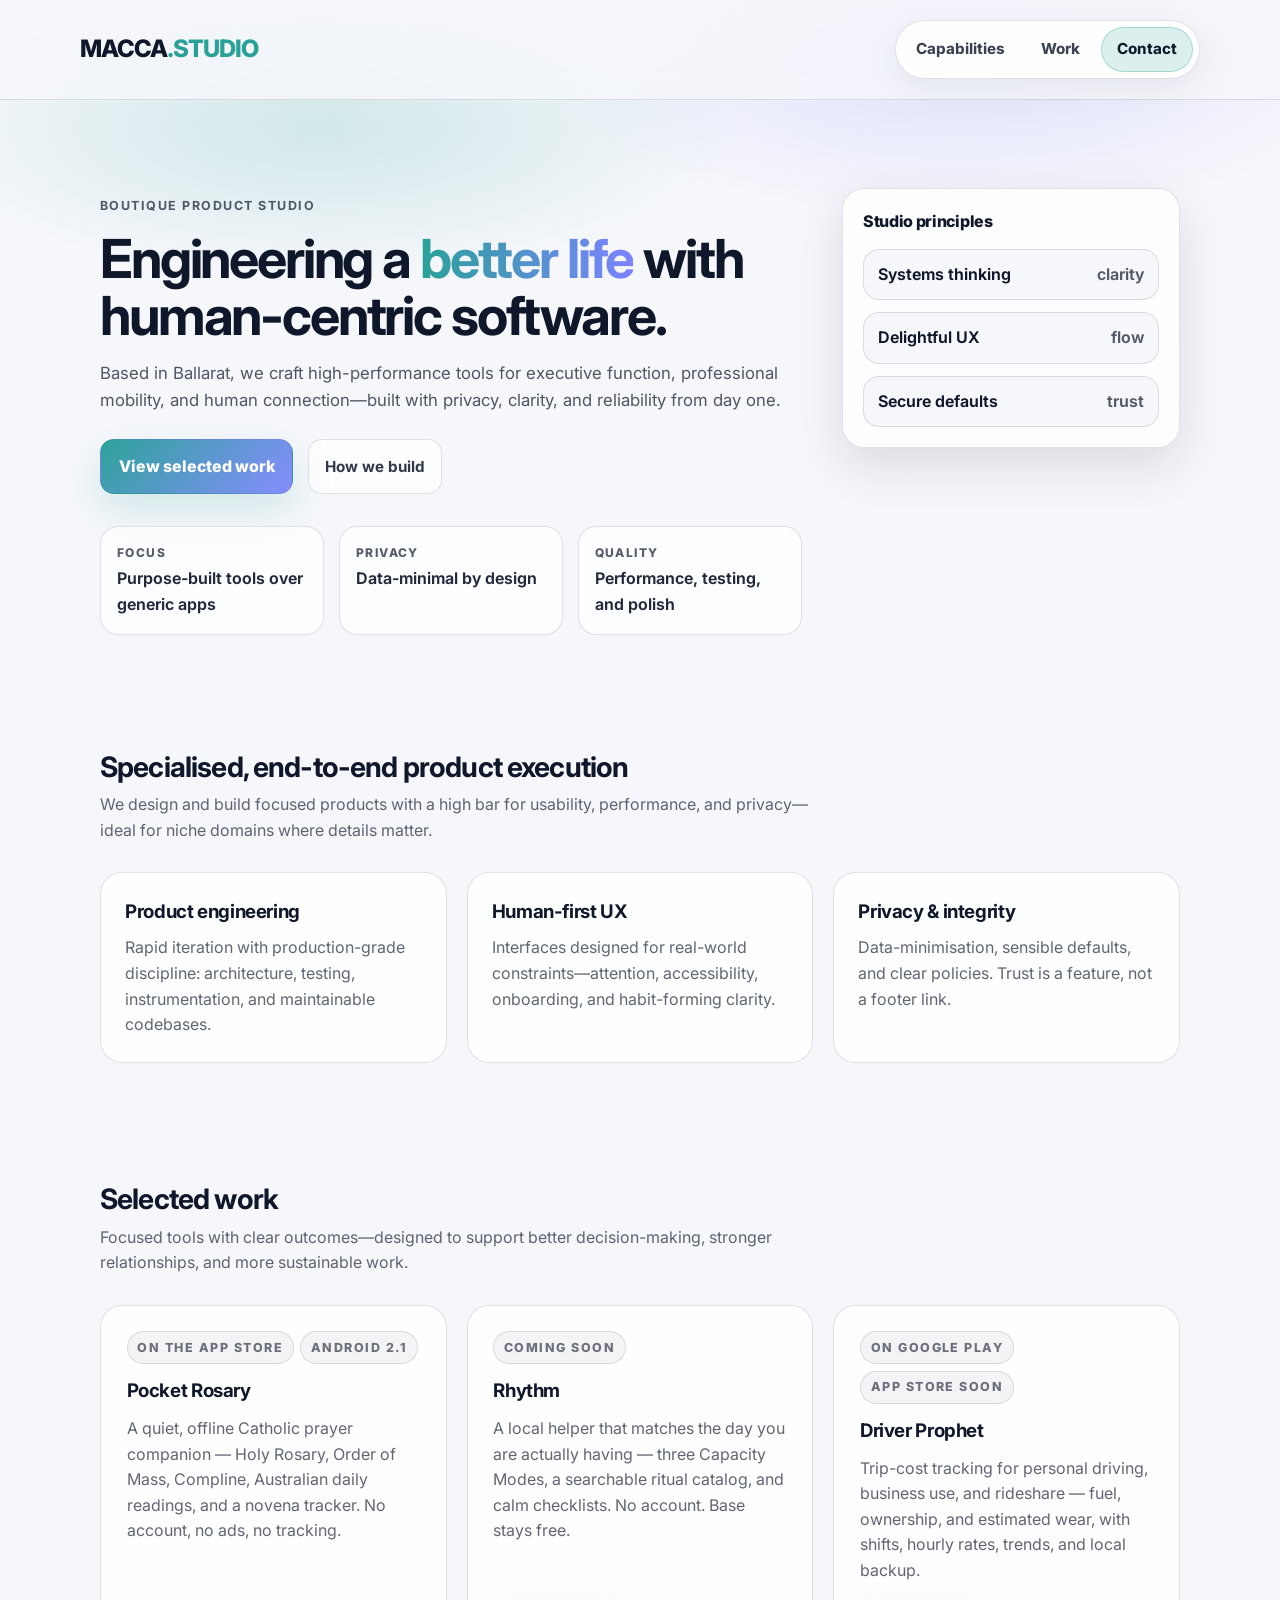
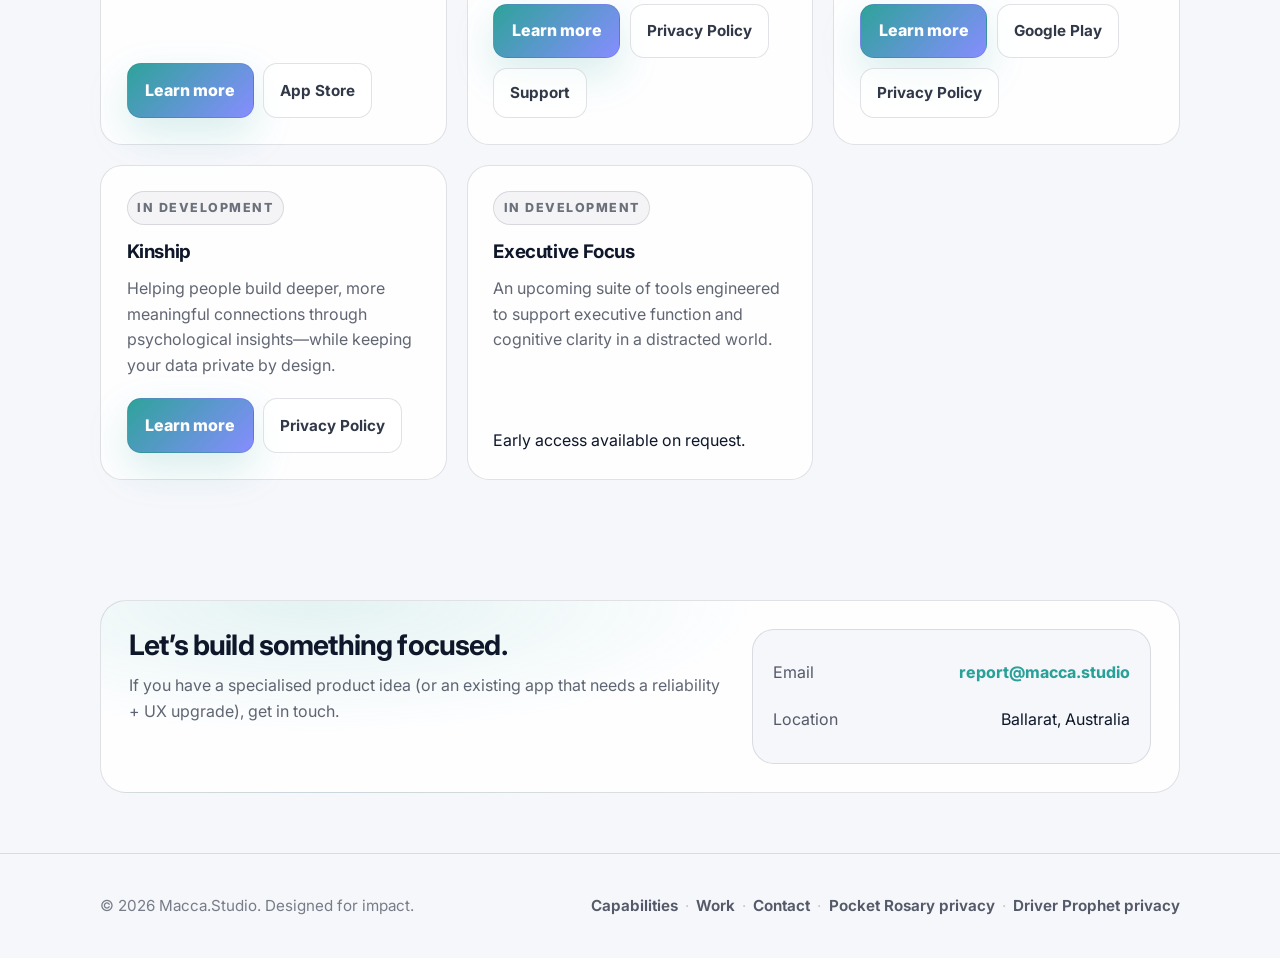
<file: index.html>
<!DOCTYPE html>
<html lang="en">
<head>
    <meta charset="utf-8">
    <meta name="viewport" content="width=device-width, initial-scale=1.0">
    <title>Macca.Studio | Human-Centric App Development</title>
    <meta name="description" content="Macca.Studio is a boutique development studio in Ballarat crafting high-performance tools for executive function, professional mobility, and human connection.">
    <link rel="preconnect" href="https://fonts.googleapis.com">
    <link rel="preconnect" href="https://fonts.gstatic.com" crossorigin>
    <link href="https://fonts.googleapis.com/css2?family=Inter:wght@400;500;600;700;800&display=swap" rel="stylesheet">
    <link rel="stylesheet" href="style.css">
</head>
<body>
    <header class="site-header">
        <div class="container header-inner">
            <a href="index.html" class="logo">MACCA<span>.STUDIO</span></a>
            <nav class="nav">
                <a href="#capabilities">Capabilities</a>
                <a href="#work">Work</a>
                <a href="#contact" class="nav-cta">Contact</a>
            </nav>
        </div>
    </header>

    <main>
        <section class="hero">
            <div class="container hero-inner">
                <div class="hero-copy">
                    <p class="eyebrow">Boutique product studio</p>
                    <h1>Engineering a <span class="highlight">better life</span> with human-centric software.</h1>
                    <p class="lede">Based in Ballarat, we craft high-performance tools for executive function, professional mobility, and human connection—built with privacy, clarity, and reliability from day one.</p>
                    <div class="actions">
                        <a class="btn-primary" href="#work">View selected work</a>
                        <a class="btn-secondary" href="#capabilities">How we build</a>
                    </div>
                    <div class="trust">
                        <div class="trust-item"><span class="trust-kicker">Focus</span><span class="trust-text">Purpose-built tools over generic apps</span></div>
                        <div class="trust-item"><span class="trust-kicker">Privacy</span><span class="trust-text">Data-minimal by design</span></div>
                        <div class="trust-item"><span class="trust-kicker">Quality</span><span class="trust-text">Performance, testing, and polish</span></div>
                    </div>
                </div>
                <div class="hero-panel" aria-hidden="true">
                    <div class="panel-card">
                        <div class="panel-title">Studio principles</div>
                        <div class="panel-list">
                            <div class="panel-row"><span>Systems thinking</span><span class="muted">clarity</span></div>
                            <div class="panel-row"><span>Delightful UX</span><span class="muted">flow</span></div>
                            <div class="panel-row"><span>Secure defaults</span><span class="muted">trust</span></div>
                        </div>
                    </div>
                </div>
            </div>
        </section>

        <section class="section" id="capabilities">
            <div class="container">
                <div class="section-head">
                    <h2>Specialised, end-to-end product execution</h2>
                    <p>We design and build focused products with a high bar for usability, performance, and privacy—ideal for niche domains where details matter.</p>
                </div>
                <div class="capabilities">
                    <div class="capability">
                        <h3>Product engineering</h3>
                        <p>Rapid iteration with production-grade discipline: architecture, testing, instrumentation, and maintainable codebases.</p>
                    </div>
                    <div class="capability">
                        <h3>Human-first UX</h3>
                        <p>Interfaces designed for real-world constraints—attention, accessibility, onboarding, and habit-forming clarity.</p>
                    </div>
                    <div class="capability">
                        <h3>Privacy &amp; integrity</h3>
                        <p>Data-minimisation, sensible defaults, and clear policies. Trust is a feature, not a footer link.</p>
                    </div>
                </div>
            </div>
        </section>

        <section class="section" id="work">
            <div class="container">
                <div class="section-head">
                    <h2>Selected work</h2>
                    <p>Focused tools with clear outcomes—designed to support better decision-making, stronger relationships, and more sustainable work.</p>
                </div>
                <div class="projects">
                    <div class="project-card">
                        <div class="project-meta">
                            <span class="tag">On the App Store</span>
                            <span class="tag">Android 2.1</span>
                        </div>
                        <h3>Pocket Rosary</h3>
                        <p>A quiet, offline Catholic prayer companion — Holy Rosary, Order of Mass, Compline, Australian daily readings, and a novena tracker. No account, no ads, no tracking.</p>
                        <div class="card-actions">
                            <a href="pocket-rosary/" class="btn-primary">Learn more</a>
                            <a href="https://apps.apple.com/au/app/pocket-rosary/id6803076604" class="btn-secondary" rel="noopener noreferrer">App Store</a>
                        </div>
                    </div>

                    <div class="project-card">
                        <div class="project-meta">
                            <span class="tag">Coming soon</span>
                        </div>
                        <h3>Rhythm</h3>
                        <p>A local helper that matches the day you are actually having — three Capacity Modes, a searchable ritual catalog, and calm checklists. No account. Base stays free.</p>
                        <div class="card-actions">
                            <a href="rhythm/" class="btn-primary">Learn more</a>
                            <a href="rhythm/privacy.html" class="btn-secondary">Privacy Policy</a>
                            <a href="rhythm/support.html" class="btn-secondary">Support</a>
                        </div>
                    </div>

                    <div class="project-card">
                        <div class="project-meta">
                            <span class="tag">On Google Play</span>
                            <span class="tag">App Store soon</span>
                        </div>
                        <h3>Driver Prophet</h3>
                        <p>Trip-cost tracking for personal driving, business use, and rideshare — fuel, ownership, and estimated wear, with shifts, hourly rates, trends, and local backup.</p>
                        <div class="card-actions">
                            <a href="driverprophet/" class="btn-primary">Learn more</a>
                            <a href="https://play.google.com/store/apps/details?id=com.macca.driverprofit" class="btn-secondary" rel="noopener noreferrer">Google Play</a>
                            <a href="driverprophet/privacy.html" class="btn-secondary">Privacy Policy</a>
                        </div>
                    </div>

                    <div class="project-card">
                        <div class="project-meta">
                            <span class="tag">In development</span>
                        </div>
                        <h3>Kinship</h3>
                        <p>Helping people build deeper, more meaningful connections through psychological insights—while keeping your data private by design.</p>
                        <div class="card-actions">
                            <a href="kinship.html" class="btn-primary">Learn more</a>
                            <a href="kinship/privacy.html" class="btn-secondary">Privacy Policy</a>
                        </div>
                    </div>

                    <div class="project-card">
                        <div class="project-meta">
                            <span class="tag">In development</span>
                        </div>
                        <h3>Executive Focus</h3>
                        <p>An upcoming suite of tools engineered to support executive function and cognitive clarity in a distracted world.</p>
                        <div class="card-actions">
                            <span class="subtle">Early access available on request.</span>
                        </div>
                    </div>
                </div>
            </div>
        </section>

        <section class="section" id="contact">
            <div class="container">
                <div class="contact">
                    <div>
                        <h2>Let’s build something focused.</h2>
                        <p>If you have a specialised product idea (or an existing app that needs a reliability + UX upgrade), get in touch.</p>
                    </div>
                    <div class="contact-card">
                        <div class="contact-row"><span class="muted">Email</span><a href="mailto:report@macca.studio">report@macca.studio</a></div>
                        <div class="contact-row"><span class="muted">Location</span><span>Ballarat, Australia</span></div>
                    </div>
                </div>
            </div>
        </section>
    </main>

    <footer>
        <div class="container footer-inner">
            <p>© 2026 Macca.Studio. Designed for impact.</p>
            <p class="footer-links"><a href="#capabilities">Capabilities</a><span class="sep">·</span><a href="#work">Work</a><span class="sep">·</span><a href="#contact">Contact</a><span class="sep">·</span><a href="pocket-rosary/privacy.html">Pocket Rosary privacy</a><span class="sep">·</span><a href="driverprophet/privacy.html">Driver Prophet privacy</a></p>
        </div>
    </footer>

</body></html>
</file>
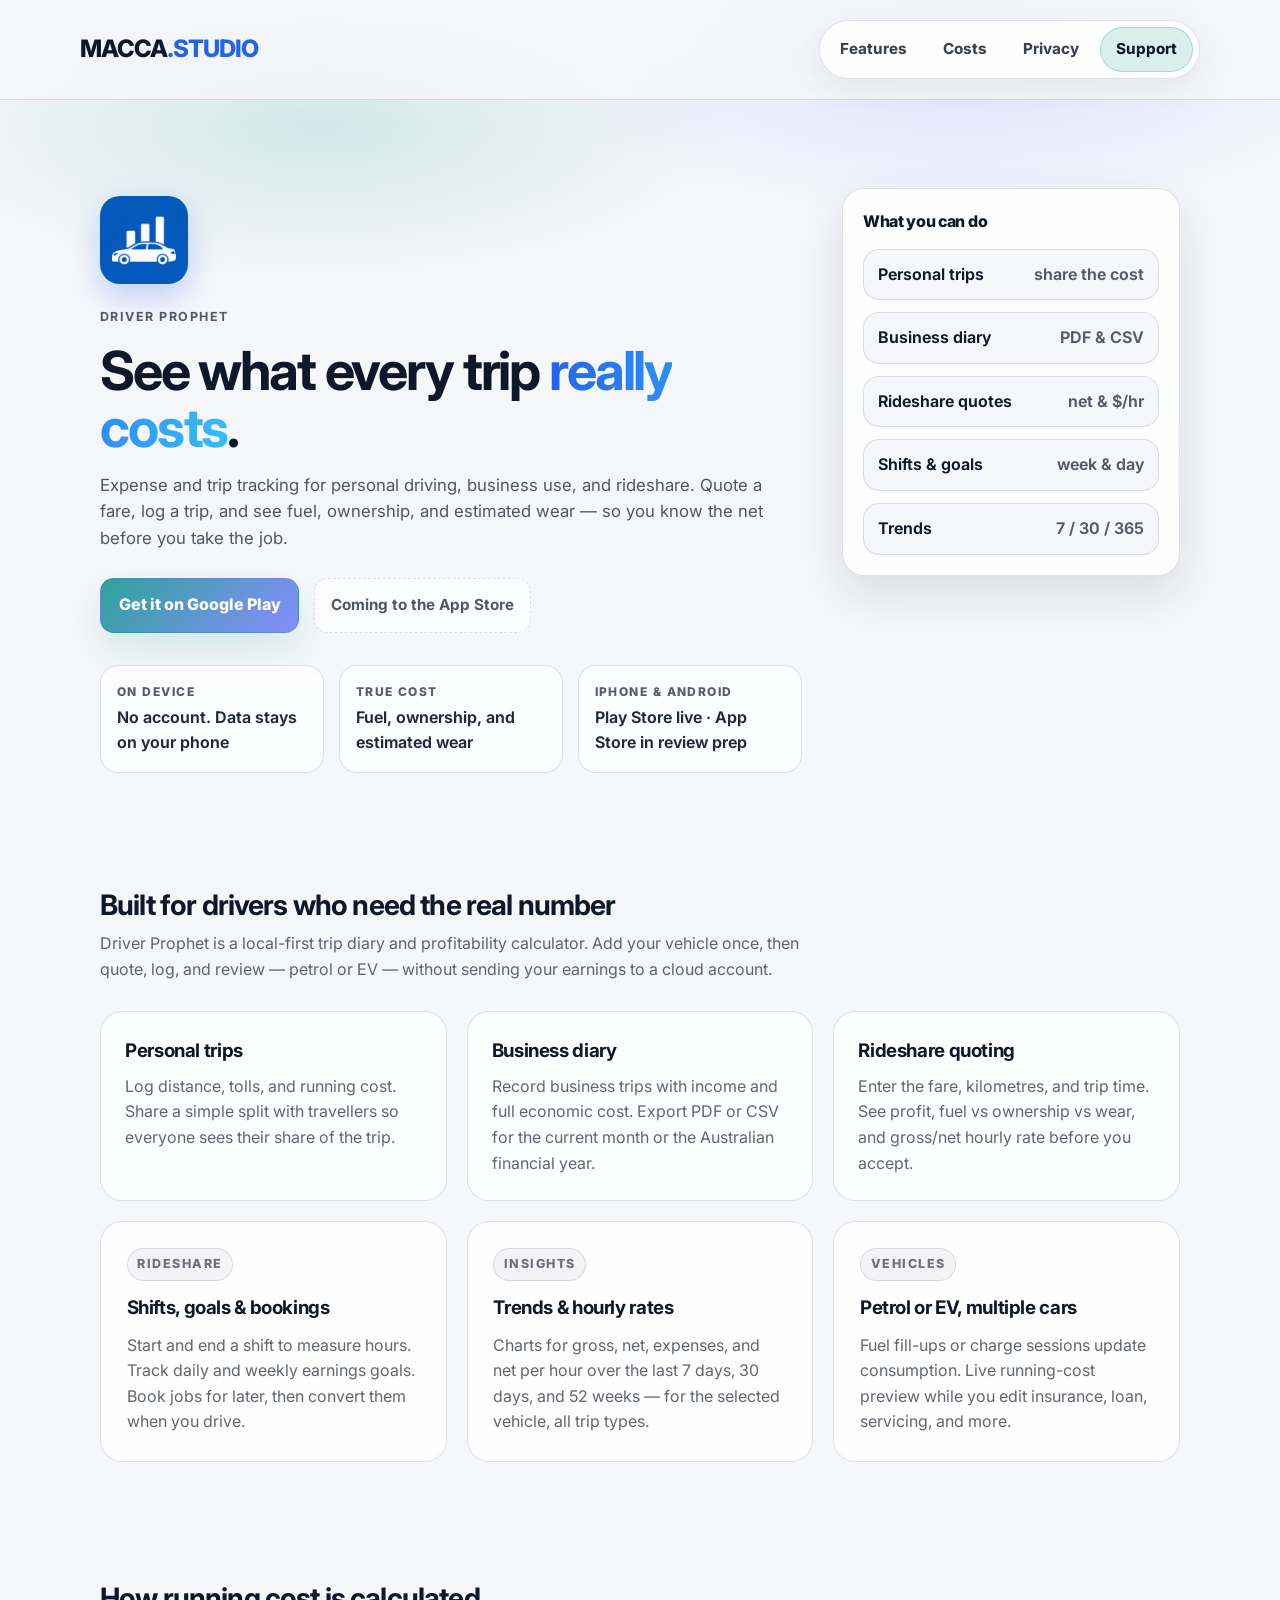
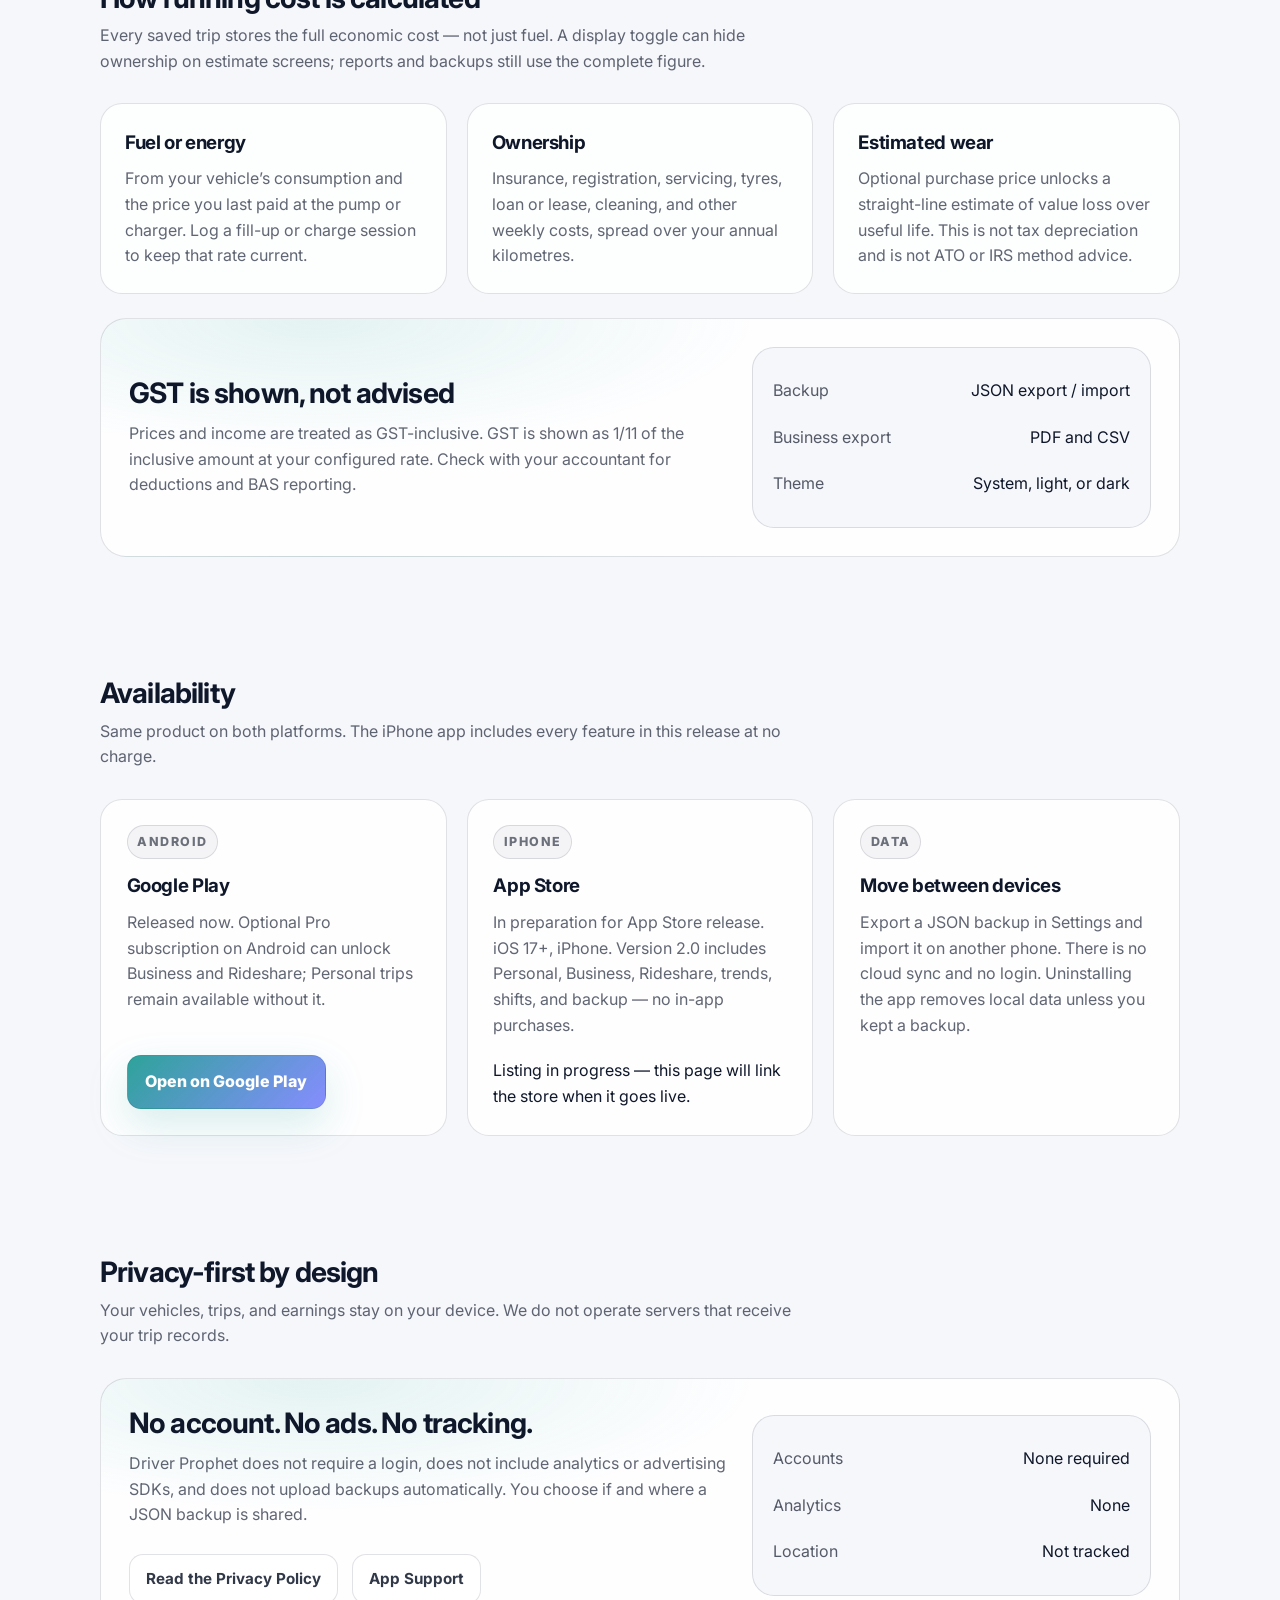
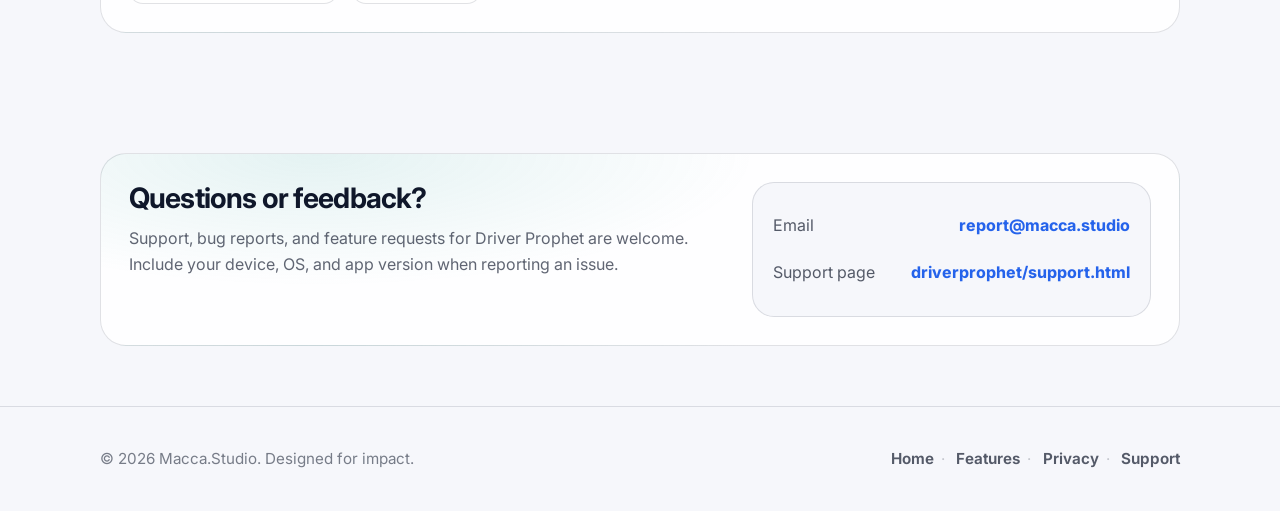
<file: driverprophet/index.html>
<!DOCTYPE html>
<html lang="en">
<head>
    <meta charset="UTF-8">
    <meta name="viewport" content="width=device-width, initial-scale=1.0">
    <title>Driver Prophet | Trip Costs for Personal, Business &amp; Rideshare</title>
    <meta name="description" content="Driver Prophet tracks trip distance, fuel, ownership, and estimated wear for personal driving, business use, and rideshare. On Google Play; coming to the App Store. All data stays on your device.">
    <link rel="preconnect" href="https://fonts.googleapis.com">
    <link rel="preconnect" href="https://fonts.gstatic.com" crossorigin>
    <link href="https://fonts.googleapis.com/css2?family=Inter:wght@400;500;600;700;800&display=swap" rel="stylesheet">
    <link rel="stylesheet" href="../style.css">
    <style>
        .prophet-accent { --accent: #2563eb; --highlight: #38bdf8; }
        .app-icon { width: 88px; height: 88px; border-radius: 20px; box-shadow: 0 12px 32px rgba(37, 99, 235, 0.28); }
        .hero-copy .app-icon { margin-bottom: 1rem; }
        .coming-soon {
            display: inline-flex;
            align-items: center;
            padding: 0.75rem 1rem;
            color: rgba(15, 23, 42, 0.72);
            font-weight: 700;
            font-size: 0.95rem;
            border-radius: 14px;
            border: 1px dashed var(--border);
            background: rgba(255,255,255,0.70);
        }
        .card-actions { display: flex; flex-wrap: wrap; gap: 0.6rem; }
    </style>
</head>
<body class="prophet-accent">
    <header class="site-header">
        <div class="container header-inner">
            <a href="../index.html" class="logo">MACCA<span>.STUDIO</span></a>
            <nav class="nav">
                <a href="#features">Features</a>
                <a href="#costs">Costs</a>
                <a href="#privacy">Privacy</a>
                <a href="#contact" class="nav-cta">Support</a>
            </nav>
        </div>
    </header>

    <main>
        <section class="hero">
            <div class="container hero-inner">
                <div class="hero-copy">
                    <img src="app-icon.png" alt="Driver Prophet app icon" class="app-icon" width="88" height="88">
                    <p class="eyebrow">Driver Prophet</p>
                    <h1>See what every trip <span class="highlight">really costs</span>.</h1>
                    <p class="lede">Expense and trip tracking for personal driving, business use, and rideshare. Quote a fare, log a trip, and see fuel, ownership, and estimated wear — so you know the net before you take the job.</p>
                    <div class="actions">
                        <a class="btn-primary" href="https://play.google.com/store/apps/details?id=com.macca.driverprofit" rel="noopener noreferrer">Get it on Google Play</a>
                        <span class="coming-soon">Coming to the App Store</span>
                    </div>
                    <div class="trust">
                        <div class="trust-item"><span class="trust-kicker">On device</span><span class="trust-text">No account. Data stays on your phone</span></div>
                        <div class="trust-item"><span class="trust-kicker">True cost</span><span class="trust-text">Fuel, ownership, and estimated wear</span></div>
                        <div class="trust-item"><span class="trust-kicker">iPhone &amp; Android</span><span class="trust-text">Play Store live · App Store in review prep</span></div>
                    </div>
                </div>
                <div class="hero-panel" aria-hidden="true">
                    <div class="panel-card">
                        <div class="panel-title">What you can do</div>
                        <div class="panel-list">
                            <div class="panel-row"><span>Personal trips</span><span class="muted">share the cost</span></div>
                            <div class="panel-row"><span>Business diary</span><span class="muted">PDF &amp; CSV</span></div>
                            <div class="panel-row"><span>Rideshare quotes</span><span class="muted">net &amp; $/hr</span></div>
                            <div class="panel-row"><span>Shifts &amp; goals</span><span class="muted">week &amp; day</span></div>
                            <div class="panel-row"><span>Trends</span><span class="muted">7 / 30 / 365</span></div>
                        </div>
                    </div>
                </div>
            </div>
        </section>

        <section class="section" id="features">
            <div class="container">
                <div class="section-head">
                    <h2>Built for drivers who need the real number</h2>
                    <p>Driver Prophet is a local-first trip diary and profitability calculator. Add your vehicle once, then quote, log, and review — petrol or EV — without sending your earnings to a cloud account.</p>
                </div>
                <div class="capabilities">
                    <div class="capability">
                        <h3>Personal trips</h3>
                        <p>Log distance, tolls, and running cost. Share a simple split with travellers so everyone sees their share of the trip.</p>
                    </div>
                    <div class="capability">
                        <h3>Business diary</h3>
                        <p>Record business trips with income and full economic cost. Export PDF or CSV for the current month or the Australian financial year.</p>
                    </div>
                    <div class="capability">
                        <h3>Rideshare quoting</h3>
                        <p>Enter the fare, kilometres, and trip time. See profit, fuel vs ownership vs wear, and gross/net hourly rate before you accept.</p>
                    </div>
                </div>
                <div class="projects" style="margin-top: 1.25rem;">
                    <div class="project-card">
                        <div class="project-meta"><span class="tag">Rideshare</span></div>
                        <h3>Shifts, goals &amp; bookings</h3>
                        <p>Start and end a shift to measure hours. Track daily and weekly earnings goals. Book jobs for later, then convert them when you drive.</p>
                    </div>
                    <div class="project-card">
                        <div class="project-meta"><span class="tag">Insights</span></div>
                        <h3>Trends &amp; hourly rates</h3>
                        <p>Charts for gross, net, expenses, and net per hour over the last 7 days, 30 days, and 52 weeks — for the selected vehicle, all trip types.</p>
                    </div>
                    <div class="project-card">
                        <div class="project-meta"><span class="tag">Vehicles</span></div>
                        <h3>Petrol or EV, multiple cars</h3>
                        <p>Fuel fill-ups or charge sessions update consumption. Live running-cost preview while you edit insurance, loan, servicing, and more.</p>
                    </div>
                </div>
            </div>
        </section>

        <section class="section" id="costs">
            <div class="container">
                <div class="section-head">
                    <h2>How running cost is calculated</h2>
                    <p>Every saved trip stores the full economic cost — not just fuel. A display toggle can hide ownership on estimate screens; reports and backups still use the complete figure.</p>
                </div>
                <div class="capabilities">
                    <div class="capability">
                        <h3>Fuel or energy</h3>
                        <p>From your vehicle’s consumption and the price you last paid at the pump or charger. Log a fill-up or charge session to keep that rate current.</p>
                    </div>
                    <div class="capability">
                        <h3>Ownership</h3>
                        <p>Insurance, registration, servicing, tyres, loan or lease, cleaning, and other weekly costs, spread over your annual kilometres.</p>
                    </div>
                    <div class="capability">
                        <h3>Estimated wear</h3>
                        <p>Optional purchase price unlocks a straight-line estimate of value loss over useful life. This is not tax depreciation and is not ATO or IRS method advice.</p>
                    </div>
                </div>
                <div class="contact" style="margin-top: 1.5rem; align-items: center;">
                    <div>
                        <h2 style="margin-bottom: 0.5rem;">GST is shown, not advised</h2>
                        <p>Prices and income are treated as GST-inclusive. GST is shown as 1/11 of the inclusive amount at your configured rate. Check with your accountant for deductions and BAS reporting.</p>
                    </div>
                    <div class="contact-card">
                        <div class="contact-row"><span class="muted">Backup</span><span>JSON export / import</span></div>
                        <div class="contact-row"><span class="muted">Business export</span><span>PDF and CSV</span></div>
                        <div class="contact-row"><span class="muted">Theme</span><span>System, light, or dark</span></div>
                    </div>
                </div>
            </div>
        </section>

        <section class="section" id="availability">
            <div class="container">
                <div class="section-head">
                    <h2>Availability</h2>
                    <p>Same product on both platforms. The iPhone app includes every feature in this release at no charge.</p>
                </div>
                <div class="projects">
                    <div class="project-card">
                        <div class="project-meta"><span class="tag">Android</span></div>
                        <h3>Google Play</h3>
                        <p>Released now. Optional Pro subscription on Android can unlock Business and Rideshare; Personal trips remain available without it.</p>
                        <div class="card-actions">
                            <a href="https://play.google.com/store/apps/details?id=com.macca.driverprofit" class="btn-primary" rel="noopener noreferrer">Open on Google Play</a>
                        </div>
                    </div>
                    <div class="project-card">
                        <div class="project-meta"><span class="tag">iPhone</span></div>
                        <h3>App Store</h3>
                        <p>In preparation for App Store release. iOS 17+, iPhone. Version 2.0 includes Personal, Business, Rideshare, trends, shifts, and backup — no in-app purchases.</p>
                        <div class="card-actions">
                            <span class="subtle">Listing in progress — this page will link the store when it goes live.</span>
                        </div>
                    </div>
                    <div class="project-card">
                        <div class="project-meta"><span class="tag">Data</span></div>
                        <h3>Move between devices</h3>
                        <p>Export a JSON backup in Settings and import it on another phone. There is no cloud sync and no login. Uninstalling the app removes local data unless you kept a backup.</p>
                    </div>
                </div>
            </div>
        </section>

        <section class="section" id="privacy">
            <div class="container">
                <div class="section-head">
                    <h2>Privacy-first by design</h2>
                    <p>Your vehicles, trips, and earnings stay on your device. We do not operate servers that receive your trip records.</p>
                </div>
                <div class="contact" style="align-items: center;">
                    <div>
                        <h2 style="margin-bottom: 0.5rem;">No account. No ads. No tracking.</h2>
                        <p>Driver Prophet does not require a login, does not include analytics or advertising SDKs, and does not upload backups automatically. You choose if and where a JSON backup is shared.</p>
                        <div class="actions">
                            <a class="btn-secondary" href="privacy.html">Read the Privacy Policy</a>
                            <a class="btn-secondary" href="support.html">App Support</a>
                        </div>
                    </div>
                    <div class="contact-card">
                        <div class="contact-row"><span class="muted">Accounts</span><span>None required</span></div>
                        <div class="contact-row"><span class="muted">Analytics</span><span>None</span></div>
                        <div class="contact-row"><span class="muted">Location</span><span>Not tracked</span></div>
                    </div>
                </div>
            </div>
        </section>

        <section class="section" id="contact">
            <div class="container">
                <div class="contact">
                    <div>
                        <h2>Questions or feedback?</h2>
                        <p>Support, bug reports, and feature requests for Driver Prophet are welcome. Include your device, OS, and app version when reporting an issue.</p>
                    </div>
                    <div class="contact-card">
                        <div class="contact-row"><span class="muted">Email</span><a href="mailto:report@macca.studio">report@macca.studio</a></div>
                        <div class="contact-row"><span class="muted">Support page</span><a href="support.html">driverprophet/support.html</a></div>
                    </div>
                </div>
            </div>
        </section>
    </main>

    <footer>
        <div class="container footer-inner">
            <p>&copy; 2026 Macca.Studio. Designed for impact.</p>
            <p class="footer-links">
                <a href="../index.html">Home</a><span class="sep">&middot;</span>
                <a href="#features">Features</a><span class="sep">&middot;</span>
                <a href="privacy.html">Privacy</a><span class="sep">&middot;</span>
                <a href="support.html">Support</a>
            </p>
        </div>
    </footer>
</body>
</html>
</file>
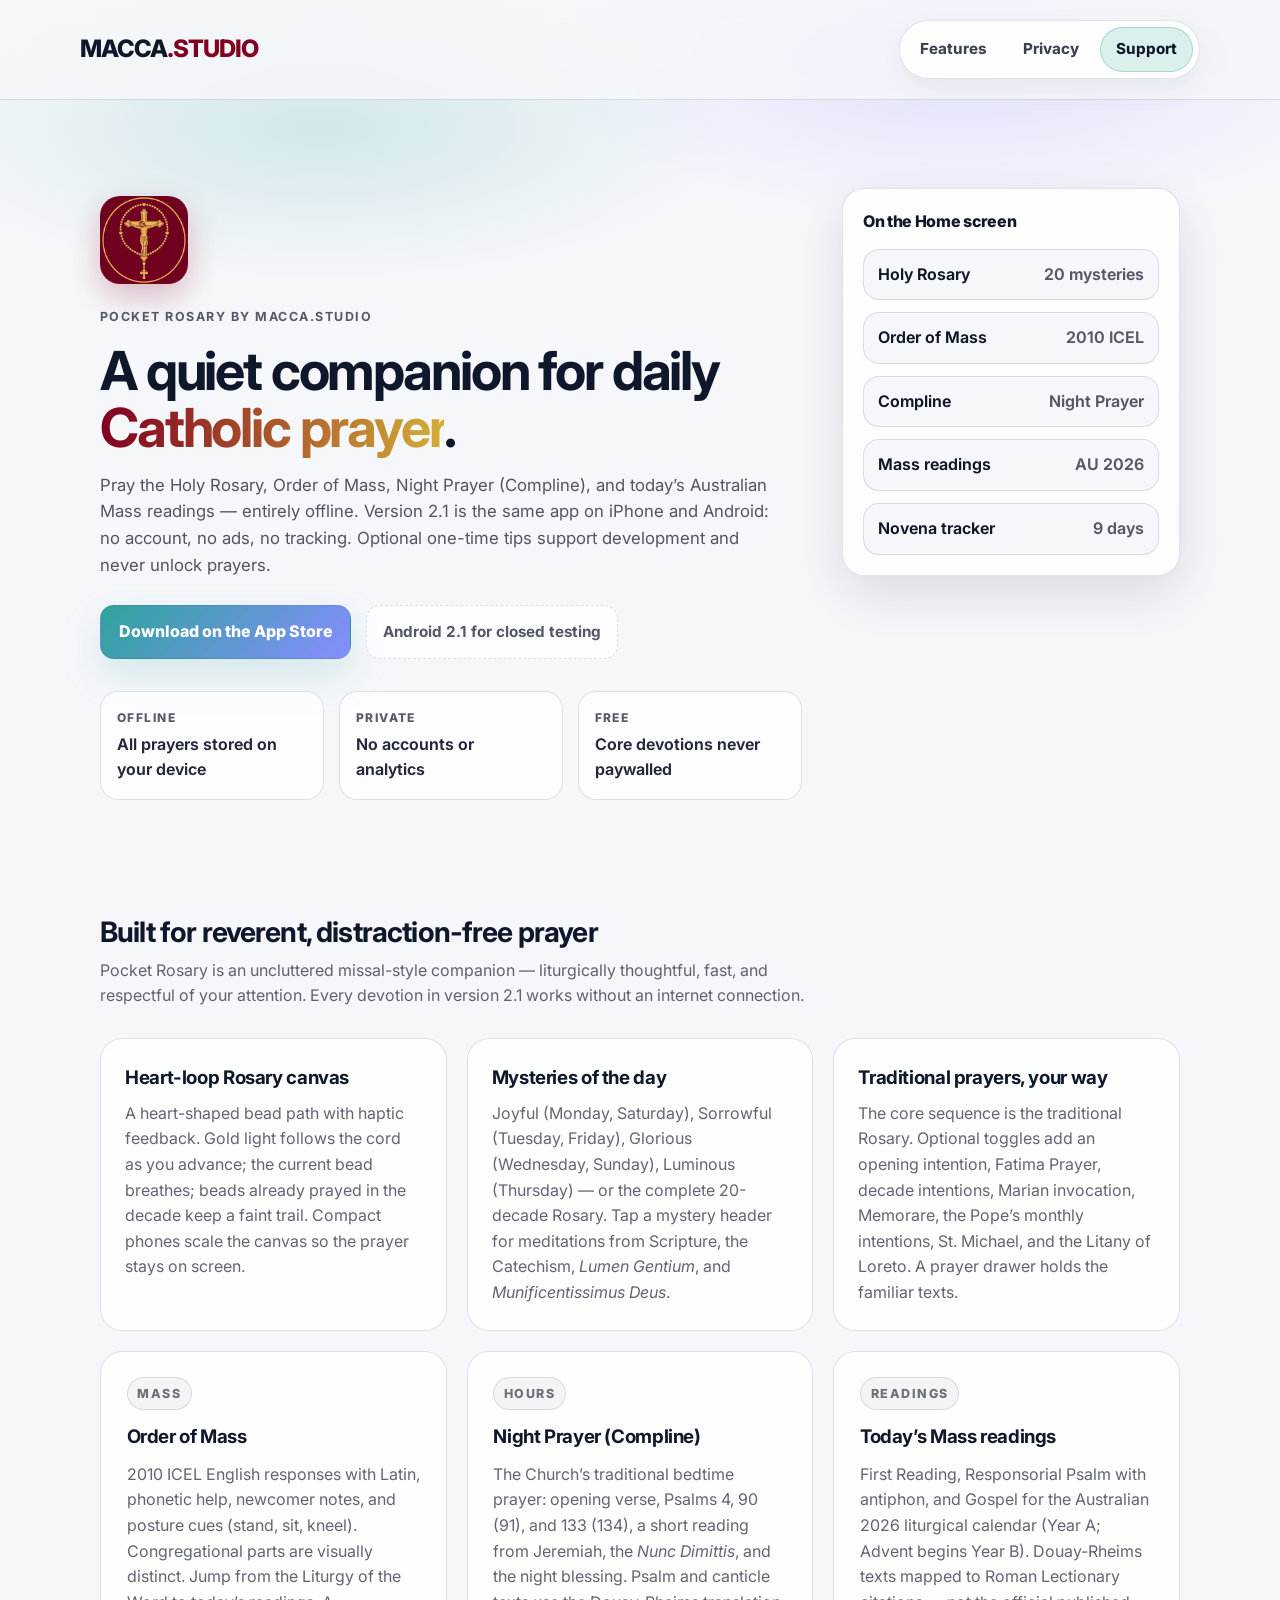
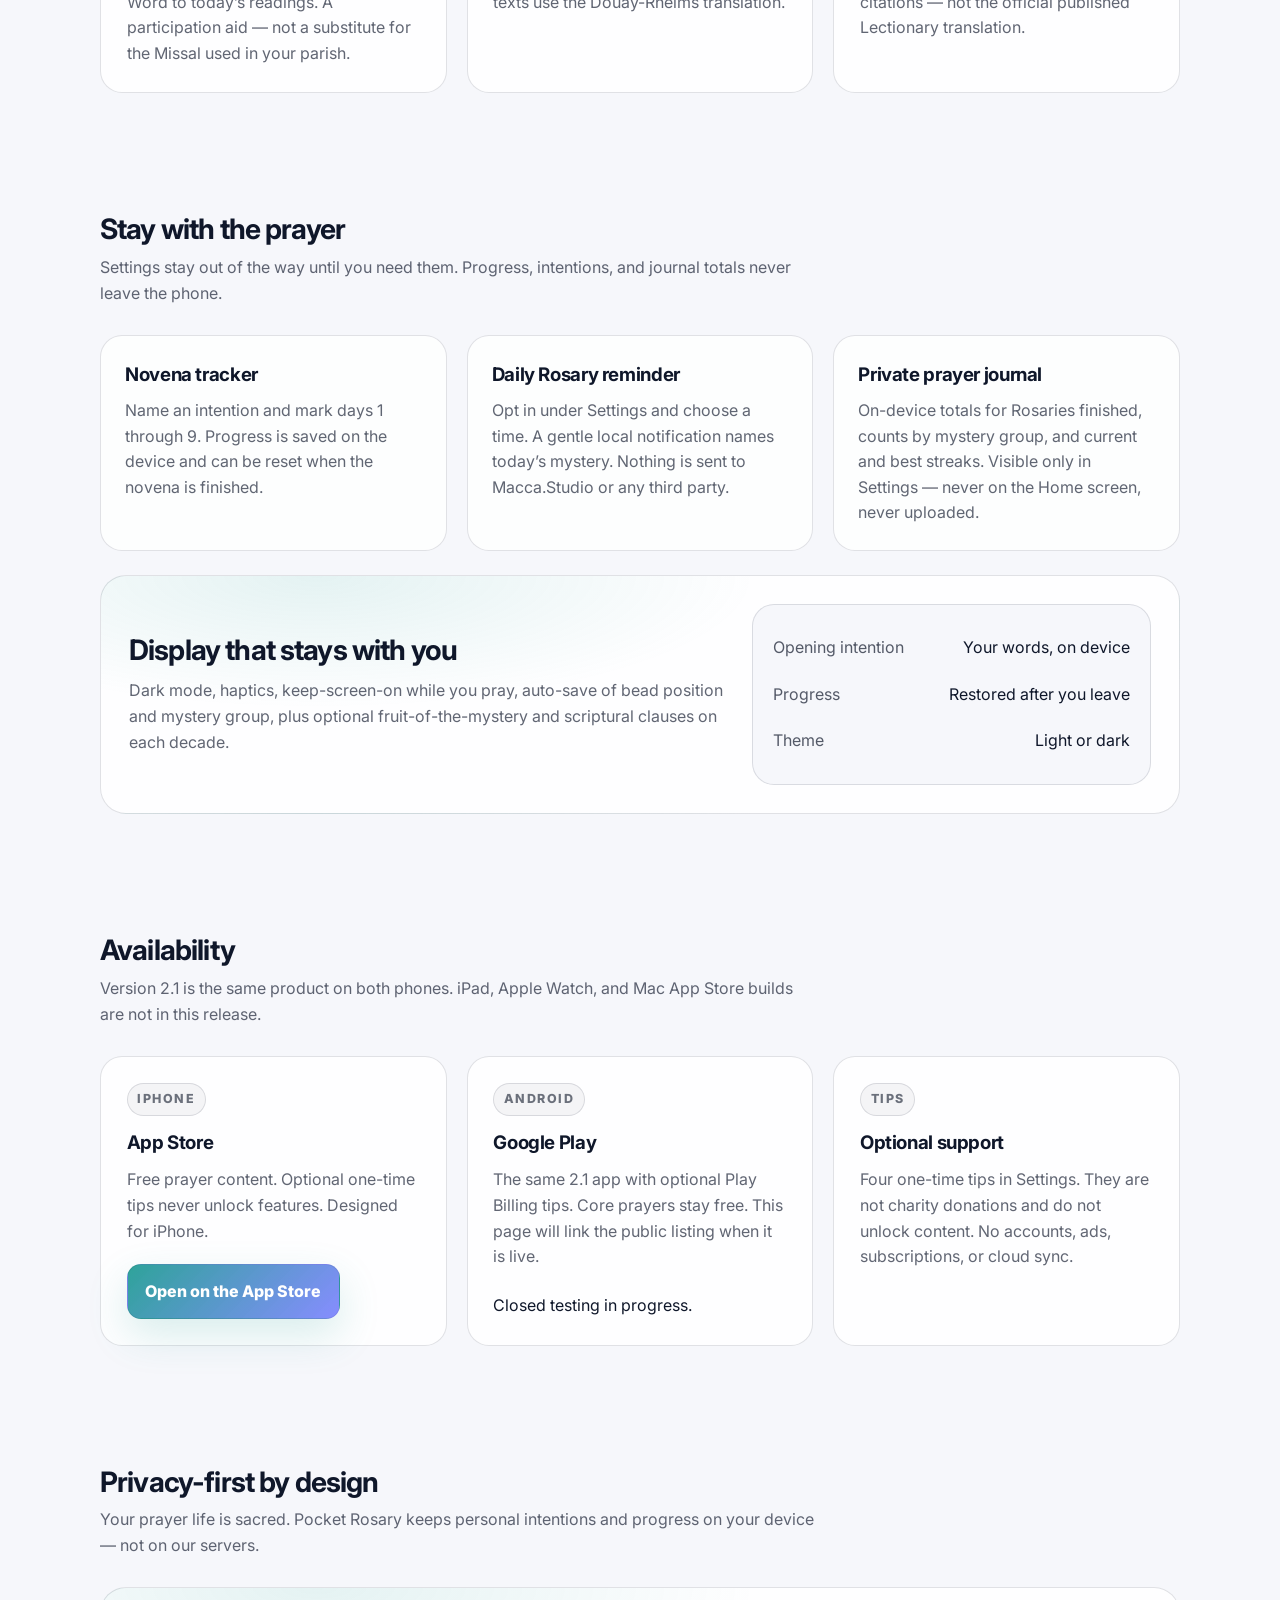
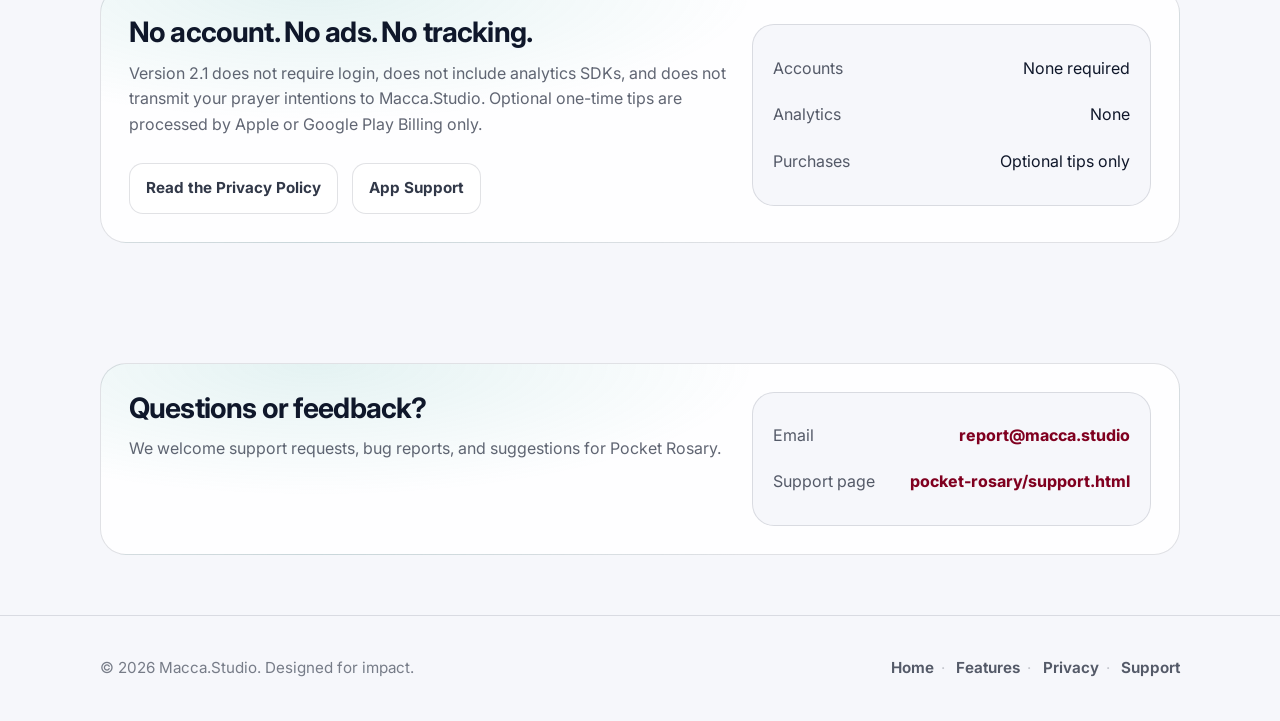
<file: pocket-rosary/index.html>
<!DOCTYPE html>
<html lang="en">
<head>
    <meta charset="UTF-8">
    <meta name="viewport" content="width=device-width, initial-scale=1.0">
    <title>Pocket Rosary | Offline Catholic Prayer Companion</title>
    <meta name="description" content="Pocket Rosary is a quiet, offline Catholic prayer companion for iPhone and Android. Pray the Holy Rosary, Order of Mass, Compline, and Australian daily Mass readings. No account, no ads, no tracking. Optional one-time tips never unlock prayers.">
    <link rel="preconnect" href="https://fonts.googleapis.com">
    <link rel="preconnect" href="https://fonts.gstatic.com" crossorigin>
    <link href="https://fonts.googleapis.com/css2?family=Inter:wght@400;500;600;700;800&display=swap" rel="stylesheet">
    <link rel="stylesheet" href="../style.css">
    <style>
        .rosary-accent { --accent: #800020; --highlight: #D4AF37; }
        .app-icon { width: 88px; height: 88px; border-radius: 20px; box-shadow: 0 12px 32px rgba(128, 0, 32, 0.25); }
        .hero-copy .app-icon { margin-bottom: 1rem; }
    </style>
</head>
<body class="rosary-accent">
    <header class="site-header">
        <div class="container header-inner">
            <a href="../index.html" class="logo">MACCA<span>.STUDIO</span></a>
            <nav class="nav">
                <a href="#features">Features</a>
                <a href="#privacy">Privacy</a>
                <a href="#contact" class="nav-cta">Support</a>
            </nav>
        </div>
    </header>

    <main>
        <section class="hero">
            <div class="container hero-inner">
                <div class="hero-copy">
                    <img src="app-icon.png" alt="Pocket Rosary app icon" class="app-icon" width="88" height="88">
                    <p class="eyebrow">Pocket Rosary by Macca.Studio</p>
                    <h1>A quiet companion for daily <span class="highlight">Catholic prayer</span>.</h1>
                    <p class="lede">Pray the Holy Rosary, Order of Mass, Night Prayer (Compline), and today’s Australian Mass readings — entirely offline. Version 2.1 is the same app on iPhone and Android: no account, no ads, no tracking. Optional one-time tips support development and never unlock prayers.</p>
                    <div class="actions">
                        <a class="btn-primary" href="https://apps.apple.com/au/app/pocket-rosary/id6803076604" rel="noopener noreferrer">Download on the App Store</a>
                        <span class="coming-soon">Android 2.1 for closed testing</span>
                    </div>
                    <div class="trust">
                        <div class="trust-item"><span class="trust-kicker">Offline</span><span class="trust-text">All prayers stored on your device</span></div>
                        <div class="trust-item"><span class="trust-kicker">Private</span><span class="trust-text">No accounts or analytics</span></div>
                        <div class="trust-item"><span class="trust-kicker">Free</span><span class="trust-text">Core devotions never paywalled</span></div>
                    </div>
                </div>
                <div class="hero-panel" aria-hidden="true">
                    <div class="panel-card">
                        <div class="panel-title">On the Home screen</div>
                        <div class="panel-list">
                            <div class="panel-row"><span>Holy Rosary</span><span class="muted">20 mysteries</span></div>
                            <div class="panel-row"><span>Order of Mass</span><span class="muted">2010 ICEL</span></div>
                            <div class="panel-row"><span>Compline</span><span class="muted">Night Prayer</span></div>
                            <div class="panel-row"><span>Mass readings</span><span class="muted">AU 2026</span></div>
                            <div class="panel-row"><span>Novena tracker</span><span class="muted">9 days</span></div>
                        </div>
                    </div>
                </div>
            </div>
        </section>

        <section class="section" id="features">
            <div class="container">
                <div class="section-head">
                    <h2>Built for reverent, distraction-free prayer</h2>
                    <p>Pocket Rosary is an uncluttered missal-style companion — liturgically thoughtful, fast, and respectful of your attention. Every devotion in version 2.1 works without an internet connection.</p>
                </div>
                <div class="capabilities">
                    <div class="capability">
                        <h3>Heart-loop Rosary canvas</h3>
                        <p>A heart-shaped bead path with haptic feedback. Gold light follows the cord as you advance; the current bead breathes; beads already prayed in the decade keep a faint trail. Compact phones scale the canvas so the prayer stays on screen.</p>
                    </div>
                    <div class="capability">
                        <h3>Mysteries of the day</h3>
                        <p>Joyful (Monday, Saturday), Sorrowful (Tuesday, Friday), Glorious (Wednesday, Sunday), Luminous (Thursday) — or the complete 20-decade Rosary. Tap a mystery header for meditations from Scripture, the Catechism, <em>Lumen Gentium</em>, and <em>Munificentissimus Deus</em>.</p>
                    </div>
                    <div class="capability">
                        <h3>Traditional prayers, your way</h3>
                        <p>The core sequence is the traditional Rosary. Optional toggles add an opening intention, Fatima Prayer, decade intentions, Marian invocation, Memorare, the Pope’s monthly intentions, St. Michael, and the Litany of Loreto. A prayer drawer holds the familiar texts.</p>
                    </div>
                </div>
                <div class="projects" style="margin-top: 1.25rem;">
                    <div class="project-card">
                        <div class="project-meta"><span class="tag">Mass</span></div>
                        <h3>Order of Mass</h3>
                        <p>2010 ICEL English responses with Latin, phonetic help, newcomer notes, and posture cues (stand, sit, kneel). Congregational parts are visually distinct. Jump from the Liturgy of the Word to today’s readings. A participation aid — not a substitute for the Missal used in your parish.</p>
                    </div>
                    <div class="project-card">
                        <div class="project-meta"><span class="tag">Hours</span></div>
                        <h3>Night Prayer (Compline)</h3>
                        <p>The Church’s traditional bedtime prayer: opening verse, Psalms 4, 90 (91), and 133 (134), a short reading from Jeremiah, the <em>Nunc Dimittis</em>, and the night blessing. Psalm and canticle texts use the Douay-Rheims translation.</p>
                    </div>
                    <div class="project-card">
                        <div class="project-meta"><span class="tag">Readings</span></div>
                        <h3>Today’s Mass readings</h3>
                        <p>First Reading, Responsorial Psalm with antiphon, and Gospel for the Australian 2026 liturgical calendar (Year A; Advent begins Year B). Douay-Rheims texts mapped to Roman Lectionary citations — not the official published Lectionary translation.</p>
                    </div>
                </div>
            </div>
        </section>

        <section class="section" id="companion">
            <div class="container">
                <div class="section-head">
                    <h2>Stay with the prayer</h2>
                    <p>Settings stay out of the way until you need them. Progress, intentions, and journal totals never leave the phone.</p>
                </div>
                <div class="capabilities">
                    <div class="capability">
                        <h3>Novena tracker</h3>
                        <p>Name an intention and mark days 1 through 9. Progress is saved on the device and can be reset when the novena is finished.</p>
                    </div>
                    <div class="capability">
                        <h3>Daily Rosary reminder</h3>
                        <p>Opt in under Settings and choose a time. A gentle local notification names today’s mystery. Nothing is sent to Macca.Studio or any third party.</p>
                    </div>
                    <div class="capability">
                        <h3>Private prayer journal</h3>
                        <p>On-device totals for Rosaries finished, counts by mystery group, and current and best streaks. Visible only in Settings — never on the Home screen, never uploaded.</p>
                    </div>
                </div>
                <div class="contact" style="margin-top: 1.5rem; align-items: center;">
                    <div>
                        <h2 style="margin-bottom: 0.5rem;">Display that stays with you</h2>
                        <p>Dark mode, haptics, keep-screen-on while you pray, auto-save of bead position and mystery group, plus optional fruit-of-the-mystery and scriptural clauses on each decade.</p>
                    </div>
                    <div class="contact-card">
                        <div class="contact-row"><span class="muted">Opening intention</span><span>Your words, on device</span></div>
                        <div class="contact-row"><span class="muted">Progress</span><span>Restored after you leave</span></div>
                        <div class="contact-row"><span class="muted">Theme</span><span>Light or dark</span></div>
                    </div>
                </div>
            </div>
        </section>

        <section class="section" id="availability">
            <div class="container">
                <div class="section-head">
                    <h2>Availability</h2>
                    <p>Version 2.1 is the same product on both phones. iPad, Apple Watch, and Mac App Store builds are not in this release.</p>
                </div>
                <div class="projects">
                    <div class="project-card">
                        <div class="project-meta"><span class="tag">iPhone</span></div>
                        <h3>App Store</h3>
                        <p>Free prayer content. Optional one-time tips never unlock features. Designed for iPhone.</p>
                        <div class="card-actions">
                            <a href="https://apps.apple.com/au/app/pocket-rosary/id6803076604" class="btn-primary" rel="noopener noreferrer">Open on the App Store</a>
                        </div>
                    </div>
                    <div class="project-card">
                        <div class="project-meta"><span class="tag">Android</span></div>
                        <h3>Google Play</h3>
                        <p>The same 2.1 app with optional Play Billing tips. Core prayers stay free. This page will link the public listing when it is live.</p>
                        <div class="card-actions">
                            <span class="subtle">Closed testing in progress.</span>
                        </div>
                    </div>
                    <div class="project-card">
                        <div class="project-meta"><span class="tag">Tips</span></div>
                        <h3>Optional support</h3>
                        <p>Four one-time tips in Settings. They are not charity donations and do not unlock content. No accounts, ads, subscriptions, or cloud sync.</p>
                    </div>
                </div>
            </div>
        </section>

        <section class="section" id="privacy">
            <div class="container">
                <div class="section-head">
                    <h2>Privacy-first by design</h2>
                    <p>Your prayer life is sacred. Pocket Rosary keeps personal intentions and progress on your device — not on our servers.</p>
                </div>
                <div class="contact" style="align-items: center;">
                    <div>
                        <h2 style="margin-bottom: 0.5rem;">No account. No ads. No tracking.</h2>
                        <p>Version 2.1 does not require login, does not include analytics SDKs, and does not transmit your prayer intentions to Macca.Studio. Optional one-time tips are processed by Apple or Google Play Billing only.</p>
                        <div class="actions">
                            <a class="btn-secondary" href="privacy.html">Read the Privacy Policy</a>
                            <a class="btn-secondary" href="support.html">App Support</a>
                        </div>
                    </div>
                    <div class="contact-card">
                        <div class="contact-row"><span class="muted">Accounts</span><span>None required</span></div>
                        <div class="contact-row"><span class="muted">Analytics</span><span>None</span></div>
                        <div class="contact-row"><span class="muted">Purchases</span><span>Optional tips only</span></div>
                    </div>
                </div>
            </div>
        </section>

        <section class="section" id="contact">
            <div class="container">
                <div class="contact">
                    <div>
                        <h2>Questions or feedback?</h2>
                        <p>We welcome support requests, bug reports, and suggestions for Pocket Rosary.</p>
                    </div>
                    <div class="contact-card">
                        <div class="contact-row"><span class="muted">Email</span><a href="mailto:report@macca.studio">report@macca.studio</a></div>
                        <div class="contact-row"><span class="muted">Support page</span><a href="support.html">pocket-rosary/support.html</a></div>
                    </div>
                </div>
            </div>
        </section>
    </main>

    <footer>
        <div class="container footer-inner">
            <p>&copy; 2026 Macca.Studio. Designed for impact.</p>
            <p class="footer-links">
                <a href="../index.html">Home</a><span class="sep">&middot;</span>
                <a href="#features">Features</a><span class="sep">&middot;</span>
                <a href="privacy.html">Privacy</a><span class="sep">&middot;</span>
                <a href="support.html">Support</a>
            </p>
        </div>
    </footer>
</body>
</html>
</file>
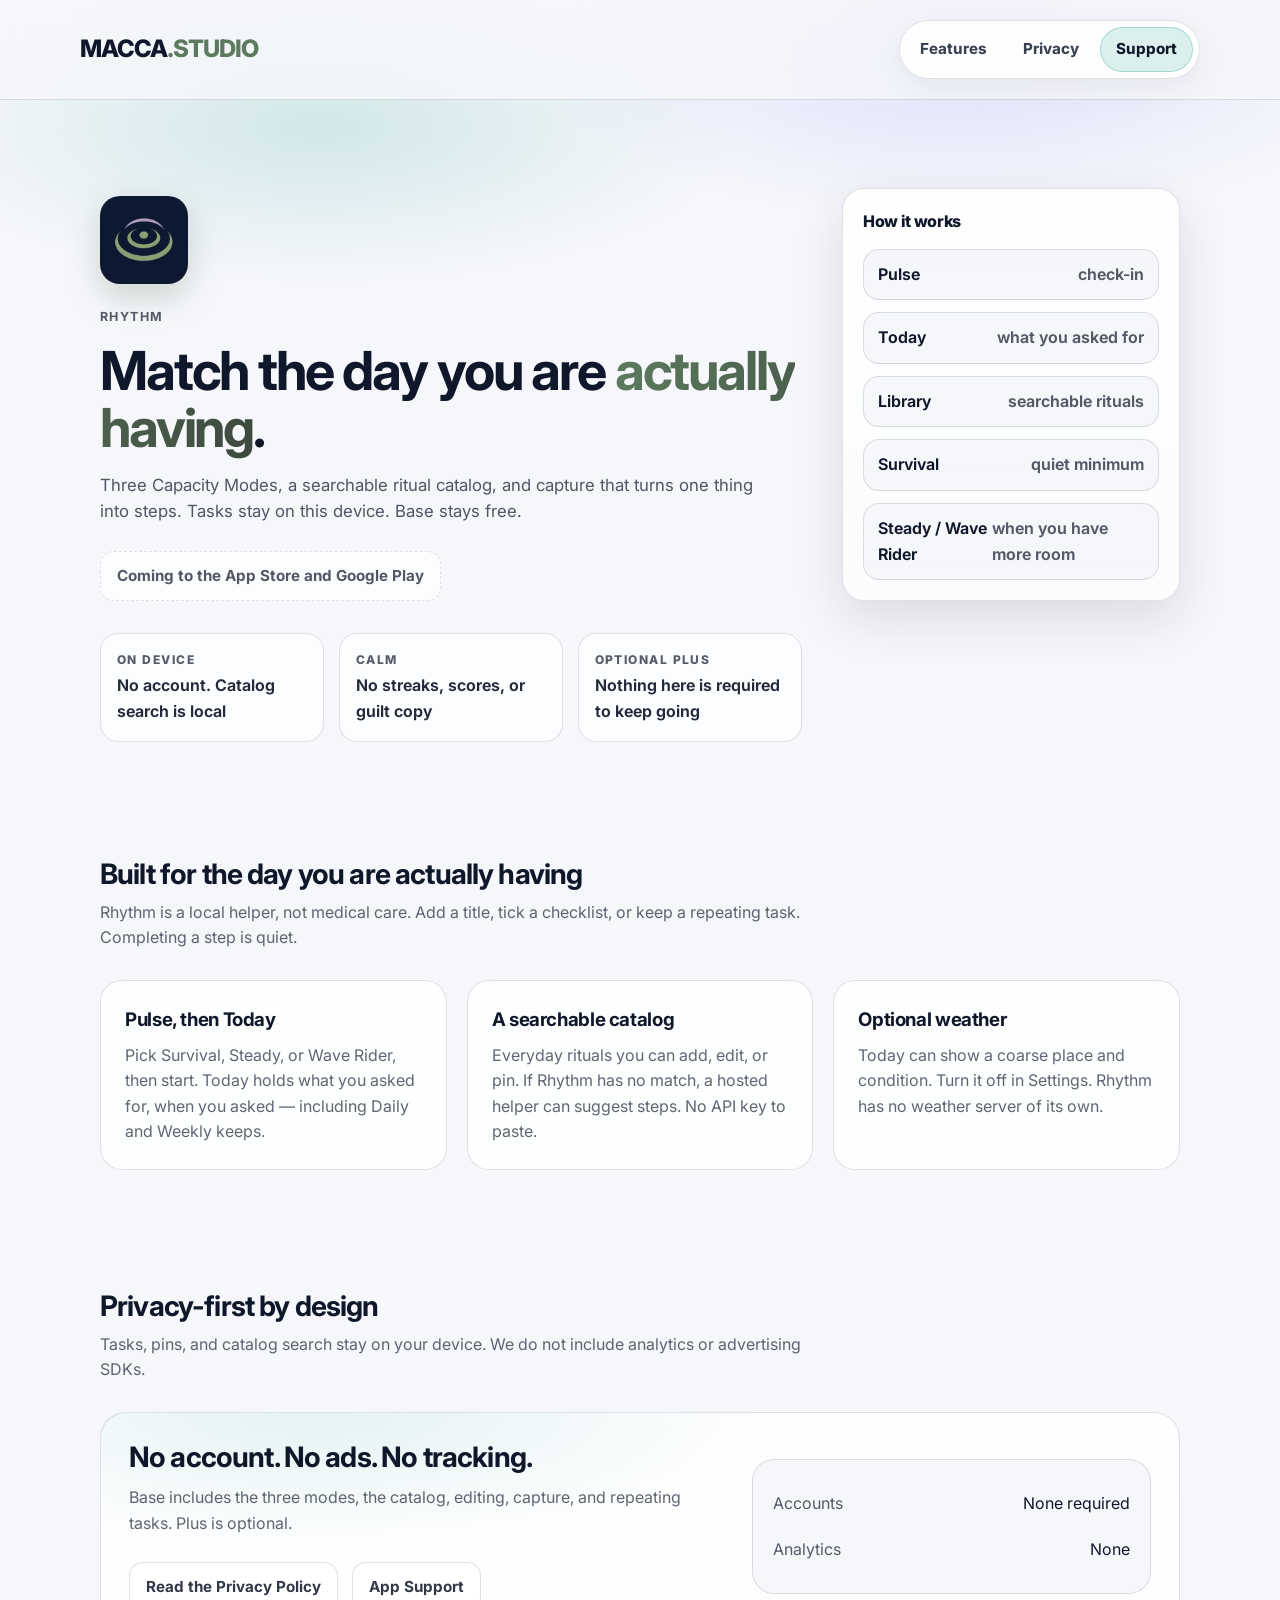
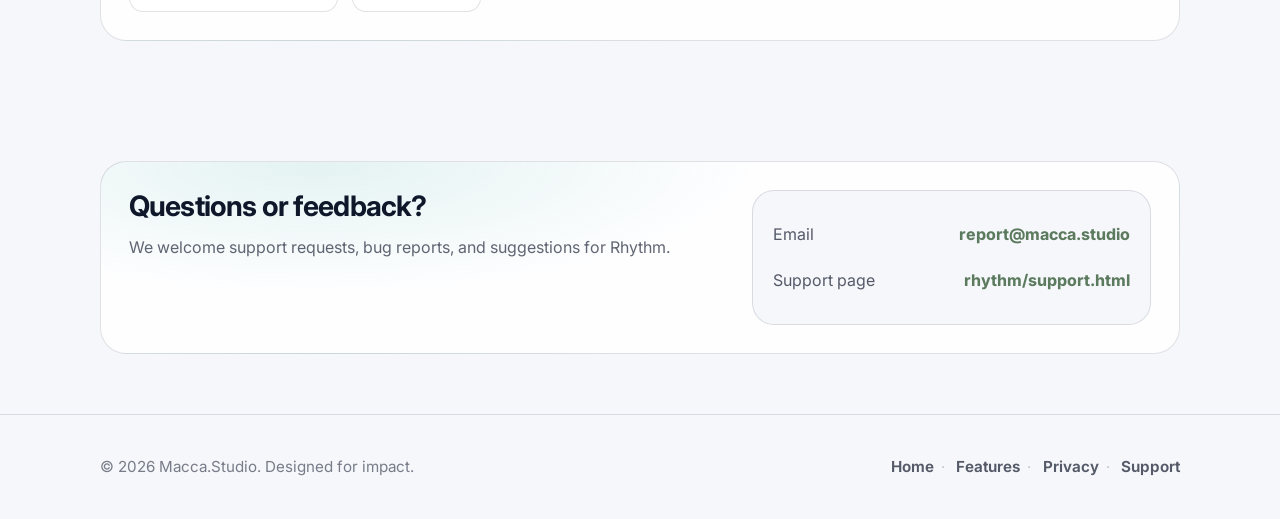
<file: rhythm/index.html>
<!DOCTYPE html>
<html lang="en">
<head>
  <meta charset="UTF-8">
  <meta name="viewport" content="width=device-width, initial-scale=1.0">
  <title>Rhythm | Match the day you are having</title>
  <meta name="description" content="Rhythm is a local helper with three Capacity Modes, a searchable ritual catalog, and calm checklists. No account. Base stays free.">
  <link rel="preconnect" href="https://fonts.googleapis.com">
  <link rel="preconnect" href="https://fonts.gstatic.com" crossorigin>
  <link href="https://fonts.googleapis.com/css2?family=Inter:wght@400;500;600;700;800&display=swap" rel="stylesheet">
  <link rel="stylesheet" href="../style.css">
  <style>
    .rhythm-accent { --accent: #5c7a5e; --highlight: #3d4a3e; }
    .app-icon { width: 88px; height: 88px; border-radius: 20px; box-shadow: 0 12px 32px rgba(92, 122, 94, 0.28); }
    .hero-copy .app-icon { margin-bottom: 1rem; }
    .coming-soon {
      display: inline-flex;
      align-items: center;
      padding: 0.75rem 1rem;
      color: rgba(15, 23, 42, 0.72);
      font-weight: 700;
      font-size: 0.95rem;
      border-radius: 14px;
      border: 1px dashed var(--border);
      background: rgba(255,255,255,0.70);
    }
  </style>
</head>
<body class="rhythm-accent">
  <header class="site-header">
    <div class="container header-inner">
      <a href="../index.html" class="logo">MACCA<span>.STUDIO</span></a>
      <nav class="nav">
        <a href="#features">Features</a>
        <a href="#privacy">Privacy</a>
        <a href="#contact" class="nav-cta">Support</a>
      </nav>
    </div>
  </header>

  <main>
    <section class="hero">
      <div class="container hero-inner">
        <div class="hero-copy">
          <img src="app-icon.png" alt="Rhythm app icon" class="app-icon" width="88" height="88">
          <p class="eyebrow">Rhythm</p>
          <h1>Match the day you are <span class="highlight">actually having</span>.</h1>
          <p class="lede">Three Capacity Modes, a searchable ritual catalog, and capture that turns one thing into steps. Tasks stay on this device. Base stays free.</p>
          <div class="actions">
            <span class="coming-soon">Coming to the App Store and Google Play</span>
          </div>
          <div class="trust">
            <div class="trust-item"><span class="trust-kicker">On device</span><span class="trust-text">No account. Catalog search is local</span></div>
            <div class="trust-item"><span class="trust-kicker">Calm</span><span class="trust-text">No streaks, scores, or guilt copy</span></div>
            <div class="trust-item"><span class="trust-kicker">Optional Plus</span><span class="trust-text">Nothing here is required to keep going</span></div>
          </div>
        </div>
        <div class="hero-panel" aria-hidden="true">
          <div class="panel-card">
            <div class="panel-title">How it works</div>
            <div class="panel-list">
              <div class="panel-row"><span>Pulse</span><span class="muted">check-in</span></div>
              <div class="panel-row"><span>Today</span><span class="muted">what you asked for</span></div>
              <div class="panel-row"><span>Library</span><span class="muted">searchable rituals</span></div>
              <div class="panel-row"><span>Survival</span><span class="muted">quiet minimum</span></div>
              <div class="panel-row"><span>Steady / Wave Rider</span><span class="muted">when you have more room</span></div>
            </div>
          </div>
        </div>
      </div>
    </section>

    <section class="section" id="features">
      <div class="container">
        <div class="section-head">
          <h2>Built for the day you are actually having</h2>
          <p>Rhythm is a local helper, not medical care. Add a title, tick a checklist, or keep a repeating task. Completing a step is quiet.</p>
        </div>
        <div class="capabilities">
          <div class="capability">
            <h3>Pulse, then Today</h3>
            <p>Pick Survival, Steady, or Wave Rider, then start. Today holds what you asked for, when you asked — including Daily and Weekly keeps.</p>
          </div>
          <div class="capability">
            <h3>A searchable catalog</h3>
            <p>Everyday rituals you can add, edit, or pin. If Rhythm has no match, a hosted helper can suggest steps. No API key to paste.</p>
          </div>
          <div class="capability">
            <h3>Optional weather</h3>
            <p>Today can show a coarse place and condition. Turn it off in Settings. Rhythm has no weather server of its own.</p>
          </div>
        </div>
      </div>
    </section>

    <section class="section" id="privacy">
      <div class="container">
        <div class="section-head">
          <h2>Privacy-first by design</h2>
          <p>Tasks, pins, and catalog search stay on your device. We do not include analytics or advertising SDKs.</p>
        </div>
        <div class="contact" style="align-items: center;">
          <div>
            <h2 style="margin-bottom: 0.5rem;">No account. No ads. No tracking.</h2>
            <p>Base includes the three modes, the catalog, editing, capture, and repeating tasks. Plus is optional.</p>
            <div class="actions">
              <a class="btn-secondary" href="privacy.html">Read the Privacy Policy</a>
              <a class="btn-secondary" href="support.html">App Support</a>
            </div>
          </div>
          <div class="contact-card">
            <div class="contact-row"><span class="muted">Accounts</span><span>None required</span></div>
            <div class="contact-row"><span class="muted">Analytics</span><span>None</span></div>
          </div>
        </div>
      </div>
    </section>

    <section class="section" id="contact">
      <div class="container">
        <div class="contact">
          <div>
            <h2>Questions or feedback?</h2>
            <p>We welcome support requests, bug reports, and suggestions for Rhythm.</p>
          </div>
          <div class="contact-card">
            <div class="contact-row"><span class="muted">Email</span><a href="mailto:report@macca.studio">report@macca.studio</a></div>
            <div class="contact-row"><span class="muted">Support page</span><a href="support.html">rhythm/support.html</a></div>
          </div>
        </div>
      </div>
    </section>
  </main>

  <footer>
    <div class="container footer-inner">
      <p>&copy; 2026 Macca.Studio. Designed for impact.</p>
      <p class="footer-links">
        <a href="../index.html">Home</a><span class="sep">&middot;</span>
        <a href="#features">Features</a><span class="sep">&middot;</span>
        <a href="privacy.html">Privacy</a><span class="sep">&middot;</span>
        <a href="support.html">Support</a>
      </p>
    </div>
  </footer>
</body>
</html>
</file>
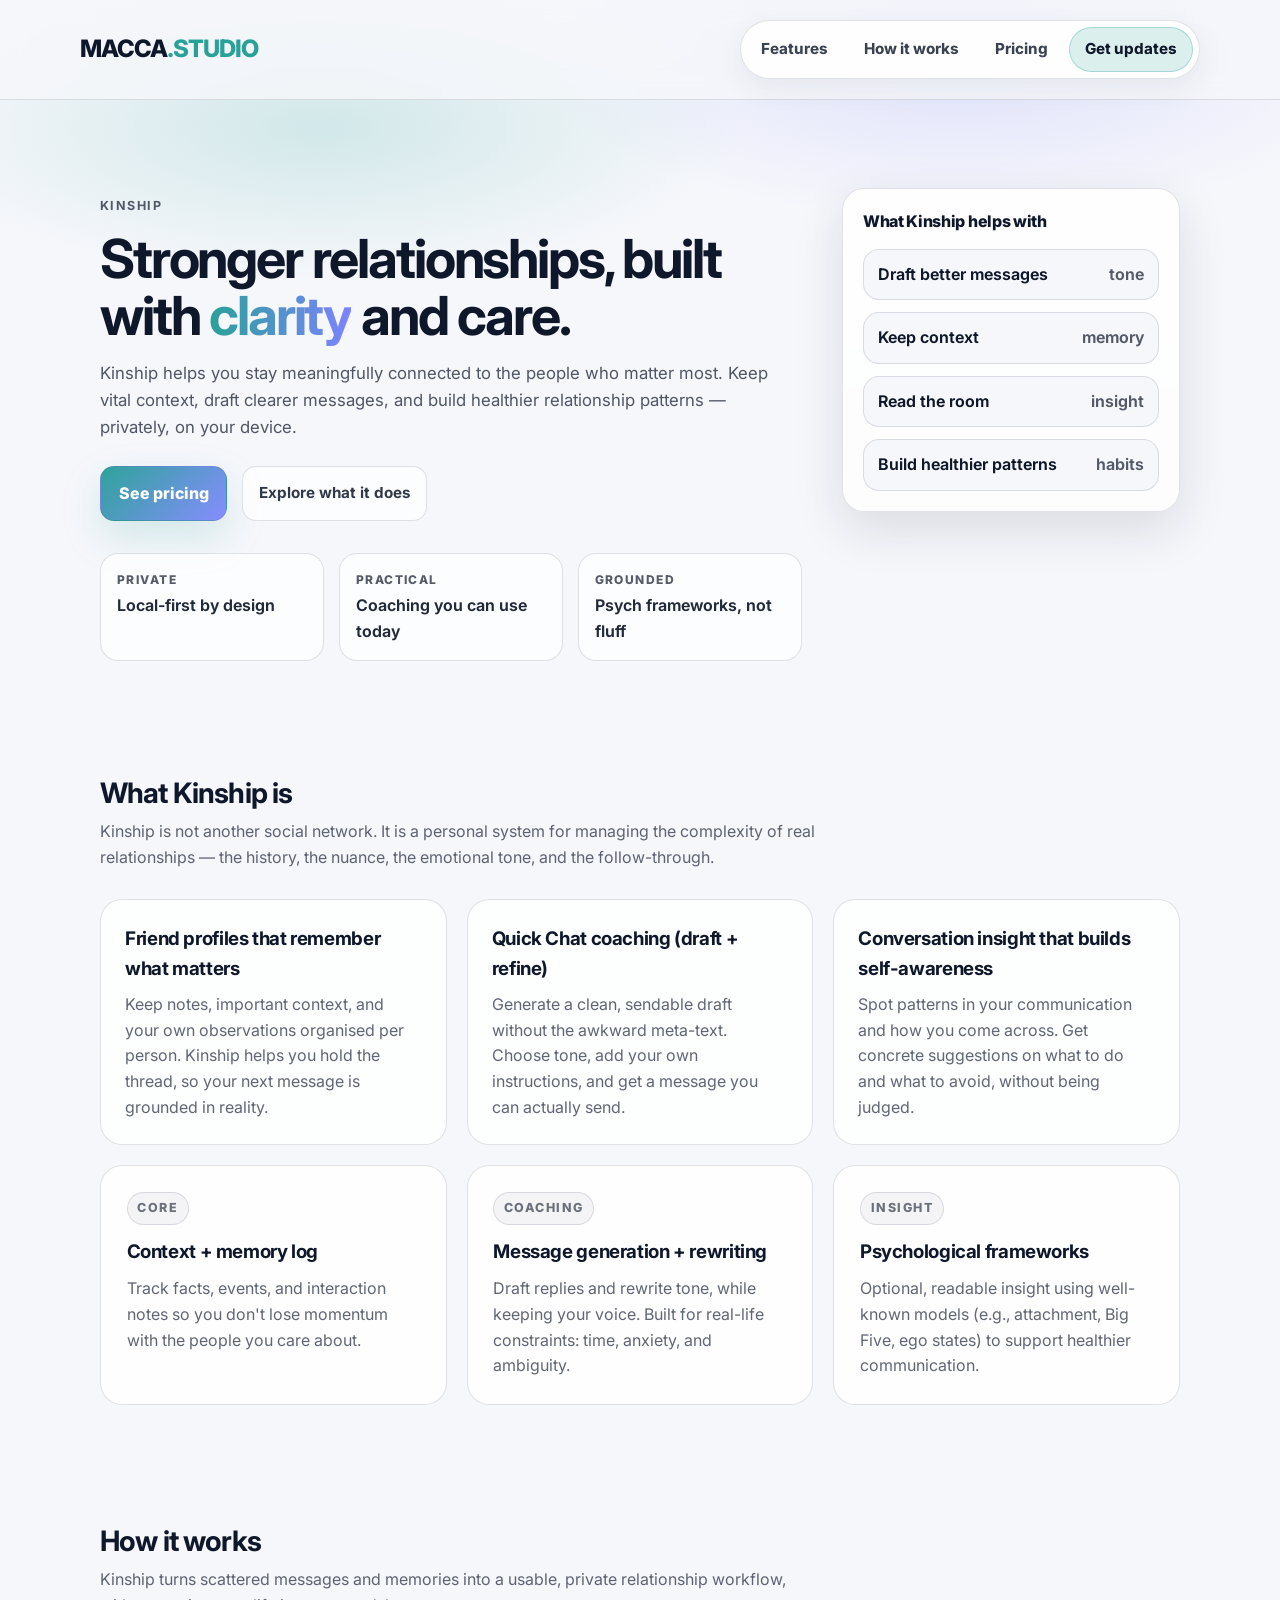
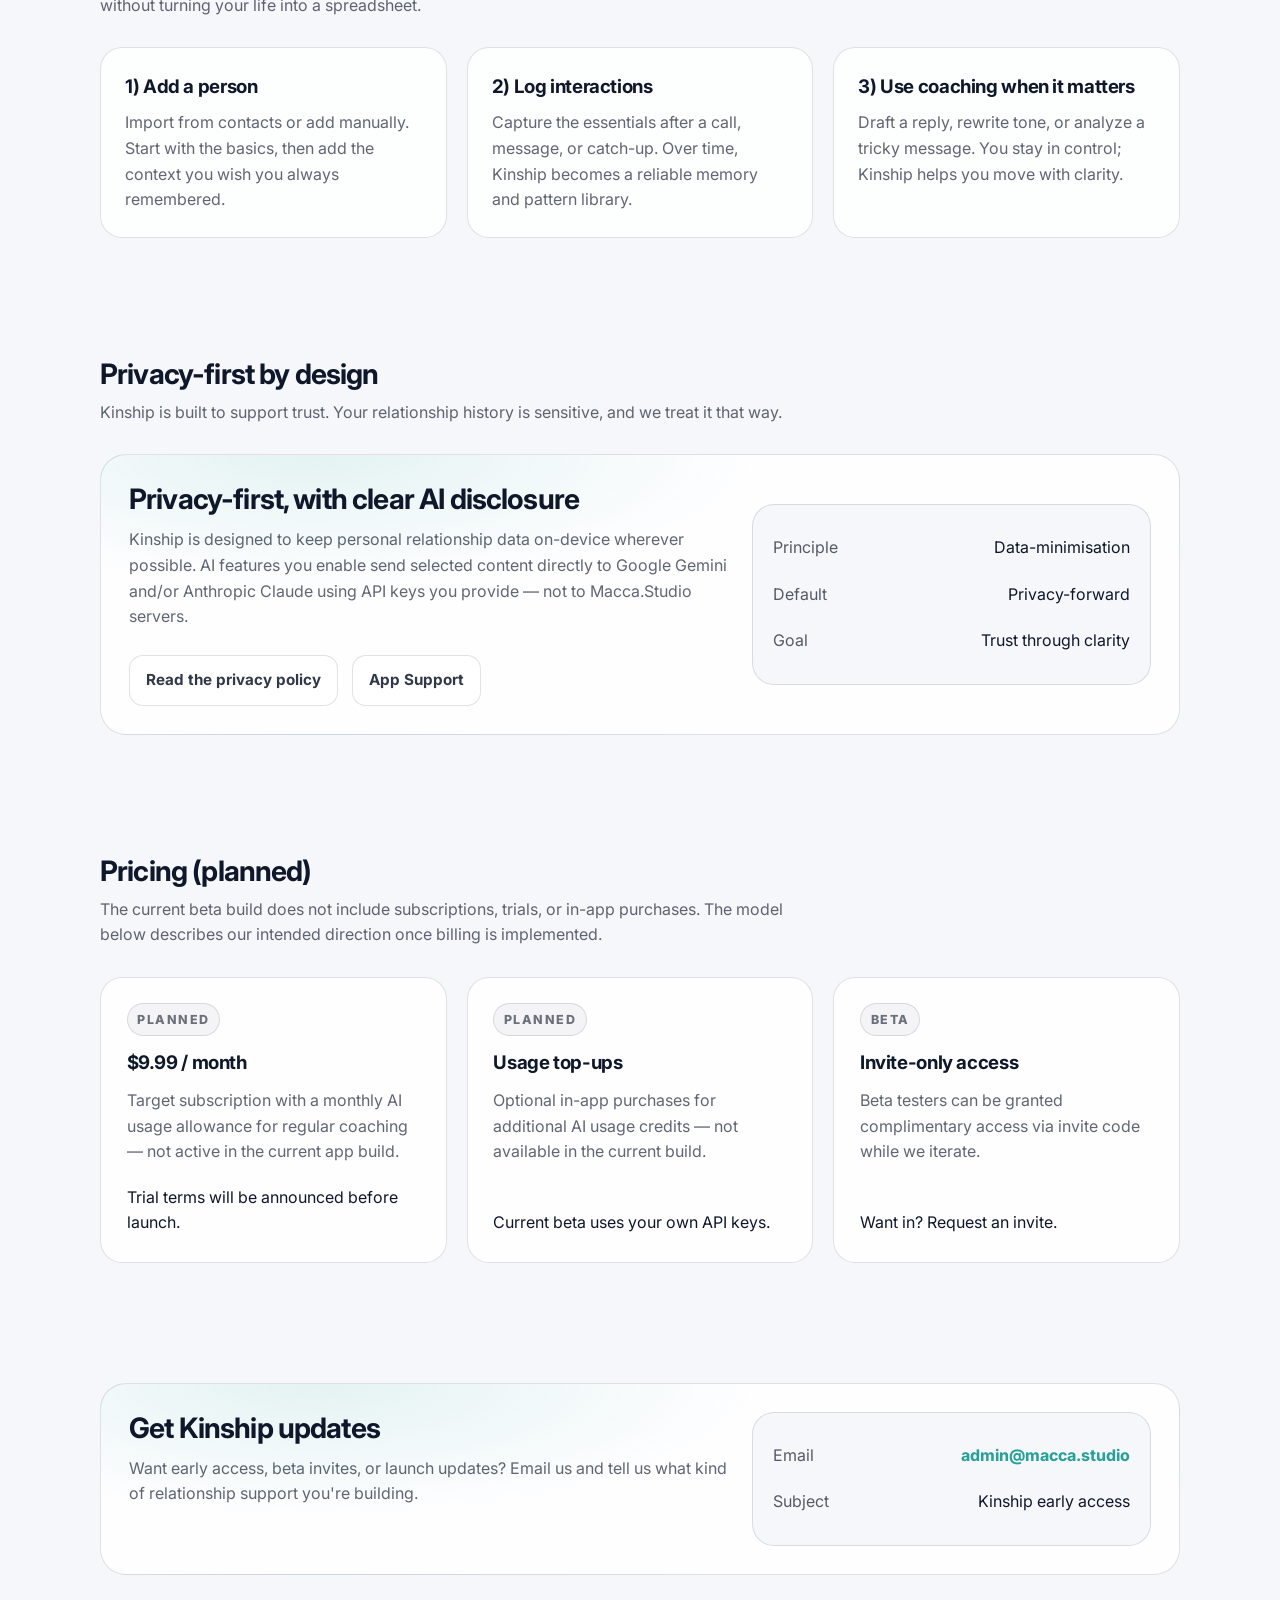
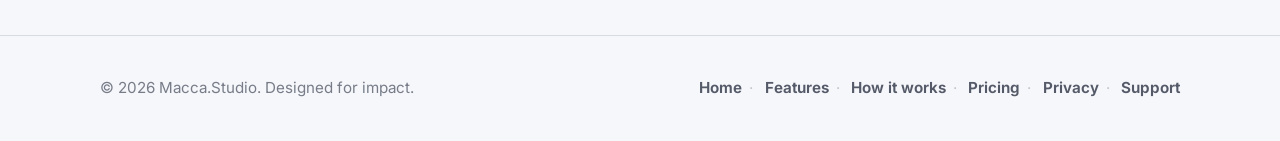
<file: kinship.html>
<!DOCTYPE html>
<html lang="en">
<head>
    <meta charset="UTF-8">
    <meta name="viewport" content="width=device-width, initial-scale=1.0">
    <title>Kinship | Relationship Intelligence for Real Life</title>
    <meta name="description" content="Kinship is a private, human-first relationship companion that helps you stay close to the people who matter. Track context, improve messages, and build healthier communication with practical psychological insights.">
    <link rel="preconnect" href="https://fonts.googleapis.com">
    <link rel="preconnect" href="https://fonts.gstatic.com" crossorigin>
    <link href="https://fonts.googleapis.com/css2?family=Inter:wght@400;500;600;700;800&display=swap" rel="stylesheet">
    <link rel="stylesheet" href="style.css">
</head>
<body>
    <header class="site-header">
        <div class="container header-inner">
            <a href="index.html" class="logo">MACCA<span>.STUDIO</span></a>
            <nav class="nav">
                <a href="#features">Features</a>
                <a href="#how">How it works</a>
                <a href="#pricing">Pricing</a>
                <a href="#contact" class="nav-cta">Get updates</a>
            </nav>
        </div>
    </header>

    <main>
        <section class="hero">
            <div class="container hero-inner">
                <div class="hero-copy">
                    <p class="eyebrow">Kinship</p>
                    <h1>Stronger relationships, built with <span class="highlight">clarity</span> and care.</h1>
                    <p class="lede">Kinship helps you stay meaningfully connected to the people who matter most. Keep vital context, draft clearer messages, and build healthier relationship patterns — privately, on your device.</p>
                    <div class="actions">
                        <a class="btn-primary" href="#pricing">See pricing</a>
                        <a class="btn-secondary" href="#features">Explore what it does</a>
                    </div>
                    <div class="trust">
                        <div class="trust-item"><span class="trust-kicker">Private</span><span class="trust-text">Local-first by design</span></div>
                        <div class="trust-item"><span class="trust-kicker">Practical</span><span class="trust-text">Coaching you can use today</span></div>
                        <div class="trust-item"><span class="trust-kicker">Grounded</span><span class="trust-text">Psych frameworks, not fluff</span></div>
                    </div>
                </div>
                <div class="hero-panel" aria-hidden="true">
                    <div class="panel-card">
                        <div class="panel-title">What Kinship helps with</div>
                        <div class="panel-list">
                            <div class="panel-row"><span>Draft better messages</span><span class="muted">tone</span></div>
                            <div class="panel-row"><span>Keep context</span><span class="muted">memory</span></div>
                            <div class="panel-row"><span>Read the room</span><span class="muted">insight</span></div>
                            <div class="panel-row"><span>Build healthier patterns</span><span class="muted">habits</span></div>
                        </div>
                    </div>
                </div>
            </div>
        </section>

        <section class="section" id="features">
            <div class="container">
                <div class="section-head">
                    <h2>What Kinship is</h2>
                    <p>Kinship is not another social network. It is a personal system for managing the complexity of real relationships — the history, the nuance, the emotional tone, and the follow-through.</p>
                </div>

                <div class="capabilities">
                    <div class="capability">
                        <h3>Friend profiles that remember what matters</h3>
                        <p>Keep notes, important context, and your own observations organised per person. Kinship helps you hold the thread, so your next message is grounded in reality.</p>
                    </div>
                    <div class="capability">
                        <h3>Quick Chat coaching (draft + refine)</h3>
                        <p>Generate a clean, sendable draft without the awkward meta-text. Choose tone, add your own instructions, and get a message you can actually send.</p>
                    </div>
                    <div class="capability">
                        <h3>Conversation insight that builds self-awareness</h3>
                        <p>Spot patterns in your communication and how you come across. Get concrete suggestions on what to do and what to avoid, without being judged.</p>
                    </div>
                </div>

                <div class="projects" style="margin-top: 1.25rem;">
                    <div class="project-card">
                        <div class="project-meta"><span class="tag">Core</span></div>
                        <h3>Context + memory log</h3>
                        <p>Track facts, events, and interaction notes so you don't lose momentum with the people you care about.</p>
                    </div>
                    <div class="project-card">
                        <div class="project-meta"><span class="tag">Coaching</span></div>
                        <h3>Message generation + rewriting</h3>
                        <p>Draft replies and rewrite tone, while keeping your voice. Built for real-life constraints: time, anxiety, and ambiguity.</p>
                    </div>
                    <div class="project-card">
                        <div class="project-meta"><span class="tag">Insight</span></div>
                        <h3>Psychological frameworks</h3>
                        <p>Optional, readable insight using well-known models (e.g., attachment, Big Five, ego states) to support healthier communication.</p>
                    </div>
                </div>
            </div>
        </section>

        <section class="section" id="how">
            <div class="container">
                <div class="section-head">
                    <h2>How it works</h2>
                    <p>Kinship turns scattered messages and memories into a usable, private relationship workflow, without turning your life into a spreadsheet.</p>
                </div>

                <div class="capabilities">
                    <div class="capability">
                        <h3>1) Add a person</h3>
                        <p>Import from contacts or add manually. Start with the basics, then add the context you wish you always remembered.</p>
                    </div>
                    <div class="capability">
                        <h3>2) Log interactions</h3>
                        <p>Capture the essentials after a call, message, or catch-up. Over time, Kinship becomes a reliable memory and pattern library.</p>
                    </div>
                    <div class="capability">
                        <h3>3) Use coaching when it matters</h3>
                        <p>Draft a reply, rewrite tone, or analyze a tricky message. You stay in control; Kinship helps you move with clarity.</p>
                    </div>
                </div>
            </div>
        </section>

        <section class="section" id="privacy">
            <div class="container">
                <div class="section-head">
                    <h2>Privacy-first by design</h2>
                    <p>Kinship is built to support trust. Your relationship history is sensitive, and we treat it that way.</p>
                </div>

                <div class="contact" style="align-items: center;">
                    <div>
                        <h2>Privacy-first, with clear AI disclosure</h2>
                        <p>Kinship is designed to keep personal relationship data on-device wherever possible. AI features you enable send selected content directly to Google Gemini and/or Anthropic Claude using API keys you provide — not to Macca.Studio servers.</p>
                        <div class="actions">
                            <a class="btn-secondary" href="kinship/privacy.html">Read the privacy policy</a>
                            <a class="btn-secondary" href="kinship/support.html">App Support</a>
                        </div>
                    </div>
                    <div class="contact-card">
                        <div class="contact-row"><span class="muted">Principle</span><span>Data-minimisation</span></div>
                        <div class="contact-row"><span class="muted">Default</span><span>Privacy-forward</span></div>
                        <div class="contact-row"><span class="muted">Goal</span><span>Trust through clarity</span></div>
                    </div>
                </div>
            </div>
        </section>

        <section class="section" id="pricing">
            <div class="container">
                <div class="section-head">
                    <h2>Pricing (planned)</h2>
                    <p>The current beta build does not include subscriptions, trials, or in-app purchases. The model below describes our intended direction once billing is implemented.</p>
                </div>

                <div class="projects">
                    <div class="project-card">
                        <div class="project-meta"><span class="tag">Planned</span></div>
                        <h3>$9.99 / month</h3>
                        <p>Target subscription with a monthly AI usage allowance for regular coaching — not active in the current app build.</p>
                        <div class="card-actions">
                            <span class="subtle">Trial terms will be announced before launch.</span>
                        </div>
                    </div>

                    <div class="project-card">
                        <div class="project-meta"><span class="tag">Planned</span></div>
                        <h3>Usage top-ups</h3>
                        <p>Optional in-app purchases for additional AI usage credits — not available in the current build.</p>
                        <div class="card-actions">
                            <span class="subtle">Current beta uses your own API keys.</span>
                        </div>
                    </div>

                    <div class="project-card">
                        <div class="project-meta"><span class="tag">Beta</span></div>
                        <h3>Invite-only access</h3>
                        <p>Beta testers can be granted complimentary access via invite code while we iterate.</p>
                        <div class="card-actions">
                            <span class="subtle">Want in? Request an invite.</span>
                        </div>
                    </div>
                </div>
            </div>
        </section>

        <section class="section" id="contact">
            <div class="container">
                <div class="contact">
                    <div>
                        <h2>Get Kinship updates</h2>
                        <p>Want early access, beta invites, or launch updates? Email us and tell us what kind of relationship support you're building.</p>
                    </div>
                    <div class="contact-card">
                        <div class="contact-row"><span class="muted">Email</span><a href="mailto:admin@macca.studio">admin@macca.studio</a></div>
                        <div class="contact-row"><span class="muted">Subject</span><span>Kinship early access</span></div>
                    </div>
                </div>
            </div>
        </section>
    </main>

    <footer>
        <div class="container footer-inner">
            <p>&copy; 2026 Macca.Studio. Designed for impact.</p>
            <p class="footer-links">
                <a href="index.html">Home</a><span class="sep">·</span>
                <a href="#features">Features</a><span class="sep">·</span>
                <a href="#how">How it works</a><span class="sep">·</span>
                <a href="#pricing">Pricing</a><span class="sep">·</span>
                <a href="kinship/privacy.html">Privacy</a><span class="sep">·</span>
                <a href="kinship/support.html">Support</a>
            </p>
        </div>
    </footer>
</body>
</html>
</file>
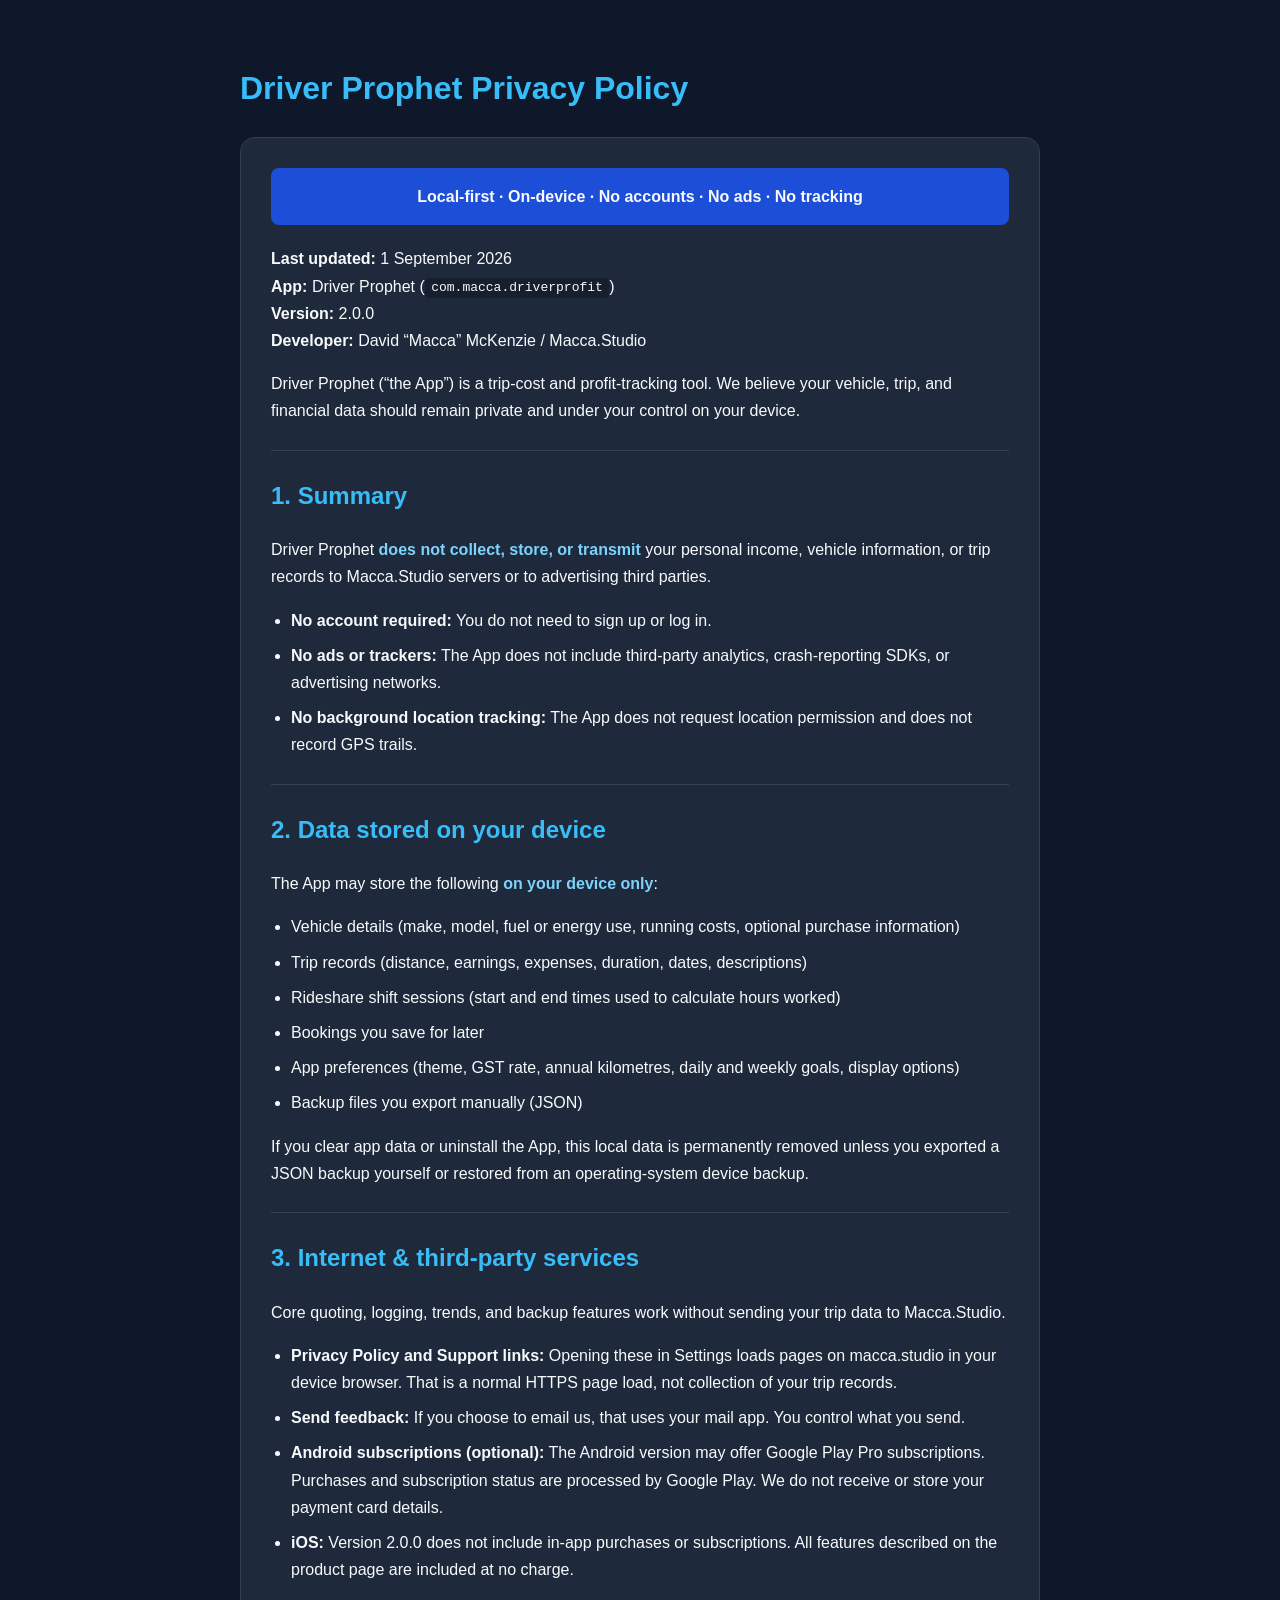
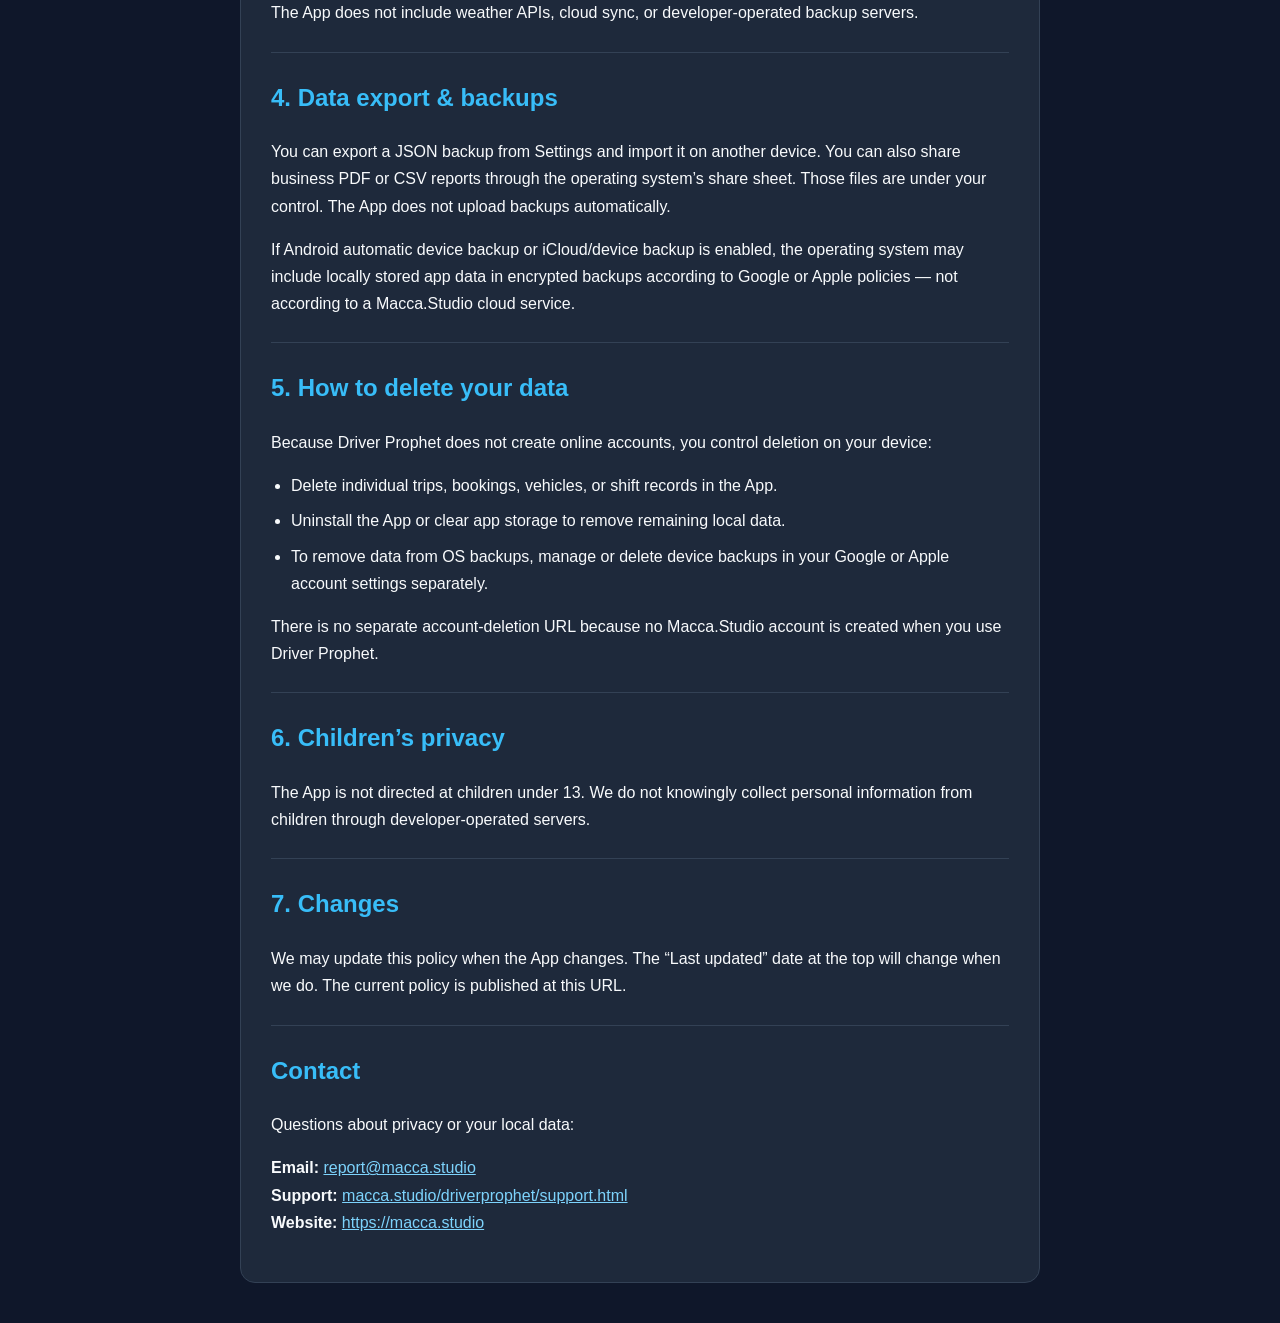
<file: driverprophet/privacy.html>
<!DOCTYPE html>
<html lang="en">
<head>
    <meta charset="utf-8">
    <meta name="viewport" content="width=device-width, initial-scale=1.0">
    <title>Privacy Policy | Driver Prophet</title>
    <meta name="description" content="Privacy Policy for Driver Prophet — trip-cost tracking with on-device storage, no accounts, no ads, and no tracking.">
    <style>
        body { background: #0f172a; color: #f8fafc; font-family: Inter, -apple-system, sans-serif; padding: 40px 20px; max-width: 800px; margin: auto; line-height: 1.7; }
        h1, h2 { color: #38bdf8; }
        a { color: #7dd3fc; }
        .box { background: #1e293b; padding: 30px; border-radius: 15px; border: 1px solid #334155; }
        .highlight { color: #7dd3fc; font-weight: bold; }
        hr { border: 0; border-top: 1px solid #334155; margin: 25px 0; }
        .no-data-banner { background: #1d4ed8; padding: 15px; border-radius: 8px; margin-bottom: 20px; text-align: center; font-weight: bold; }
        ul { padding-left: 1.25rem; }
        li { margin-bottom: 0.5rem; }
        code { background: rgba(0,0,0,0.25); padding: 0.15rem 0.4rem; border-radius: 4px; }
    </style>
</head>
<body>
    <h1>Driver Prophet Privacy Policy</h1>
    <div class="box">
        <div class="no-data-banner">Local-first · On-device · No accounts · No ads · No tracking</div>

        <p><strong>Last updated:</strong> 1 September 2026<br>
        <strong>App:</strong> Driver Prophet (<code>com.macca.driverprofit</code>)<br>
        <strong>Version:</strong> 2.0.0<br>
        <strong>Developer:</strong> David &ldquo;Macca&rdquo; McKenzie / Macca.Studio</p>

        <p>Driver Prophet (&ldquo;the App&rdquo;) is a trip-cost and profit-tracking tool. We believe your vehicle, trip, and financial data should remain private and under your control on your device.</p>

        <hr>

        <h2>1. Summary</h2>
        <p>Driver Prophet <span class="highlight">does not collect, store, or transmit</span> your personal income, vehicle information, or trip records to Macca.Studio servers or to advertising third parties.</p>
        <ul>
            <li><strong>No account required:</strong> You do not need to sign up or log in.</li>
            <li><strong>No ads or trackers:</strong> The App does not include third-party analytics, crash-reporting SDKs, or advertising networks.</li>
            <li><strong>No background location tracking:</strong> The App does not request location permission and does not record GPS trails.</li>
        </ul>

        <hr>

        <h2>2. Data stored on your device</h2>
        <p>The App may store the following <span class="highlight">on your device only</span>:</p>
        <ul>
            <li>Vehicle details (make, model, fuel or energy use, running costs, optional purchase information)</li>
            <li>Trip records (distance, earnings, expenses, duration, dates, descriptions)</li>
            <li>Rideshare shift sessions (start and end times used to calculate hours worked)</li>
            <li>Bookings you save for later</li>
            <li>App preferences (theme, GST rate, annual kilometres, daily and weekly goals, display options)</li>
            <li>Backup files you export manually (JSON)</li>
        </ul>
        <p>If you clear app data or uninstall the App, this local data is permanently removed unless you exported a JSON backup yourself or restored from an operating-system device backup.</p>

        <hr>

        <h2>3. Internet &amp; third-party services</h2>
        <p>Core quoting, logging, trends, and backup features work without sending your trip data to Macca.Studio.</p>
        <ul>
            <li><strong>Privacy Policy and Support links:</strong> Opening these in Settings loads pages on macca.studio in your device browser. That is a normal HTTPS page load, not collection of your trip records.</li>
            <li><strong>Send feedback:</strong> If you choose to email us, that uses your mail app. You control what you send.</li>
            <li><strong>Android subscriptions (optional):</strong> The Android version may offer Google Play Pro subscriptions. Purchases and subscription status are processed by Google Play. We do not receive or store your payment card details.</li>
            <li><strong>iOS:</strong> Version 2.0.0 does not include in-app purchases or subscriptions. All features described on the product page are included at no charge.</li>
        </ul>
        <p>The App does not include weather APIs, cloud sync, or developer-operated backup servers.</p>

        <hr>

        <h2>4. Data export &amp; backups</h2>
        <p>You can export a JSON backup from Settings and import it on another device. You can also share business PDF or CSV reports through the operating system&rsquo;s share sheet. Those files are under your control. The App does not upload backups automatically.</p>
        <p>If Android automatic device backup or iCloud/device backup is enabled, the operating system may include locally stored app data in encrypted backups according to Google or Apple policies — not according to a Macca.Studio cloud service.</p>

        <hr>

        <h2>5. How to delete your data</h2>
        <p>Because Driver Prophet does not create online accounts, you control deletion on your device:</p>
        <ul>
            <li>Delete individual trips, bookings, vehicles, or shift records in the App.</li>
            <li>Uninstall the App or clear app storage to remove remaining local data.</li>
            <li>To remove data from OS backups, manage or delete device backups in your Google or Apple account settings separately.</li>
        </ul>
        <p>There is no separate account-deletion URL because no Macca.Studio account is created when you use Driver Prophet.</p>

        <hr>

        <h2>6. Children&rsquo;s privacy</h2>
        <p>The App is not directed at children under 13. We do not knowingly collect personal information from children through developer-operated servers.</p>

        <hr>

        <h2>7. Changes</h2>
        <p>We may update this policy when the App changes. The &ldquo;Last updated&rdquo; date at the top will change when we do. The current policy is published at this URL.</p>

        <hr>

        <h2>Contact</h2>
        <p>Questions about privacy or your local data:</p>
        <p>
            <strong>Email:</strong> <a href="mailto:report@macca.studio">report@macca.studio</a><br>
            <strong>Support:</strong> <a href="support.html">macca.studio/driverprophet/support.html</a><br>
            <strong>Website:</strong> <a href="https://macca.studio">https://macca.studio</a>
        </p>
    </div>
</body>
</html>
</file>
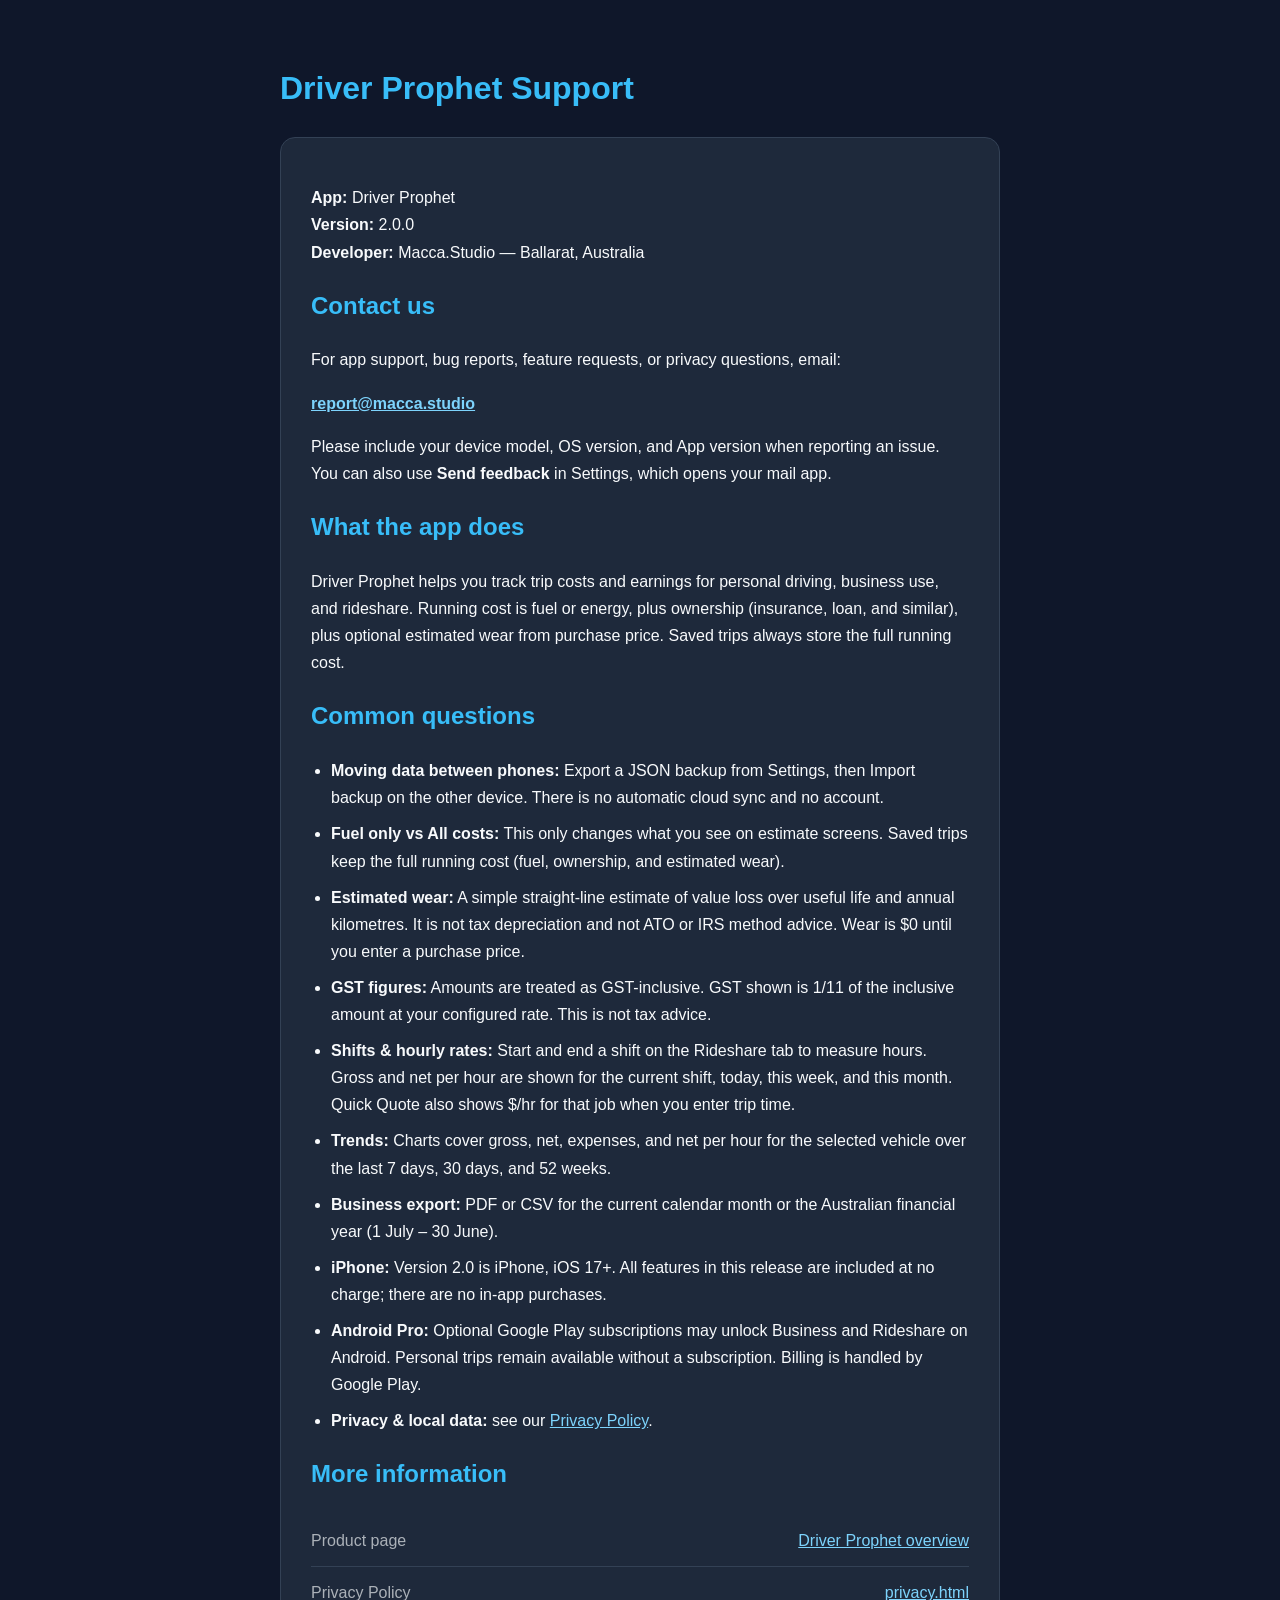
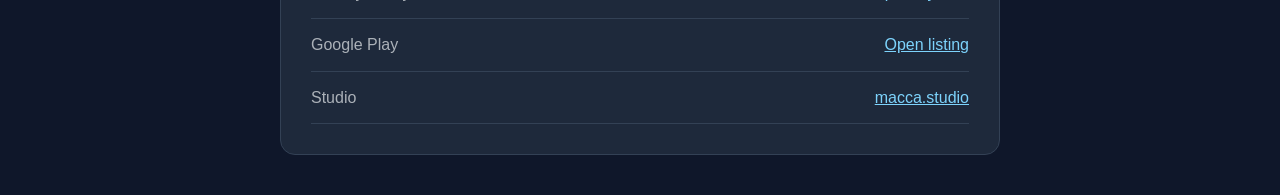
<file: driverprophet/support.html>
<!DOCTYPE html>
<html lang="en">
<head>
    <meta charset="utf-8">
    <meta name="viewport" content="width=device-width, initial-scale=1.0">
    <title>Support | Driver Prophet</title>
    <meta name="description" content="Get help with Driver Prophet — contact Macca.Studio for app support, backups, GST questions, and privacy.">
    <style>
        body { background: #0f172a; color: #f8fafc; font-family: Inter, -apple-system, sans-serif; padding: 40px 20px; max-width: 720px; margin: auto; line-height: 1.7; }
        h1, h2 { color: #38bdf8; }
        a { color: #7dd3fc; }
        .box { background: #1e293b; padding: 30px; border-radius: 15px; border: 1px solid #334155; }
        .contact-row { display: flex; justify-content: space-between; gap: 1rem; padding: 0.75rem 0; border-bottom: 1px solid #334155; }
        .muted { color: rgba(248, 250, 252, 0.65); }
        ul { padding-left: 1.25rem; }
        li { margin-bottom: 0.55rem; }
    </style>
</head>
<body>
    <h1>Driver Prophet Support</h1>
    <div class="box">
        <p><strong>App:</strong> Driver Prophet<br>
        <strong>Version:</strong> 2.0.0<br>
        <strong>Developer:</strong> Macca.Studio — Ballarat, Australia</p>

        <h2>Contact us</h2>
        <p>For app support, bug reports, feature requests, or privacy questions, email:</p>
        <p><a href="mailto:report@macca.studio"><strong>report@macca.studio</strong></a></p>
        <p>Please include your device model, OS version, and App version when reporting an issue. You can also use <strong>Send feedback</strong> in Settings, which opens your mail app.</p>

        <h2>What the app does</h2>
        <p>Driver Prophet helps you track trip costs and earnings for personal driving, business use, and rideshare. Running cost is fuel or energy, plus ownership (insurance, loan, and similar), plus optional estimated wear from purchase price. Saved trips always store the full running cost.</p>

        <h2>Common questions</h2>
        <ul>
            <li><strong>Moving data between phones:</strong> Export a JSON backup from Settings, then Import backup on the other device. There is no automatic cloud sync and no account.</li>
            <li><strong>Fuel only vs All costs:</strong> This only changes what you see on estimate screens. Saved trips keep the full running cost (fuel, ownership, and estimated wear).</li>
            <li><strong>Estimated wear:</strong> A simple straight-line estimate of value loss over useful life and annual kilometres. It is not tax depreciation and not ATO or IRS method advice. Wear is $0 until you enter a purchase price.</li>
            <li><strong>GST figures:</strong> Amounts are treated as GST-inclusive. GST shown is 1/11 of the inclusive amount at your configured rate. This is not tax advice.</li>
            <li><strong>Shifts &amp; hourly rates:</strong> Start and end a shift on the Rideshare tab to measure hours. Gross and net per hour are shown for the current shift, today, this week, and this month. Quick Quote also shows $/hr for that job when you enter trip time.</li>
            <li><strong>Trends:</strong> Charts cover gross, net, expenses, and net per hour for the selected vehicle over the last 7 days, 30 days, and 52 weeks.</li>
            <li><strong>Business export:</strong> PDF or CSV for the current calendar month or the Australian financial year (1 July – 30 June).</li>
            <li><strong>iPhone:</strong> Version 2.0 is iPhone, iOS 17+. All features in this release are included at no charge; there are no in-app purchases.</li>
            <li><strong>Android Pro:</strong> Optional Google Play subscriptions may unlock Business and Rideshare on Android. Personal trips remain available without a subscription. Billing is handled by Google Play.</li>
            <li><strong>Privacy &amp; local data:</strong> see our <a href="privacy.html">Privacy Policy</a>.</li>
        </ul>

        <h2>More information</h2>
        <div class="contact-row"><span class="muted">Product page</span><a href="index.html">Driver Prophet overview</a></div>
        <div class="contact-row"><span class="muted">Privacy Policy</span><a href="privacy.html">privacy.html</a></div>
        <div class="contact-row"><span class="muted">Google Play</span><a href="https://play.google.com/store/apps/details?id=com.macca.driverprofit" rel="noopener noreferrer">Open listing</a></div>
        <div class="contact-row"><span class="muted">Studio</span><a href="../index.html">macca.studio</a></div>
    </div>
</body>
</html>
</file>
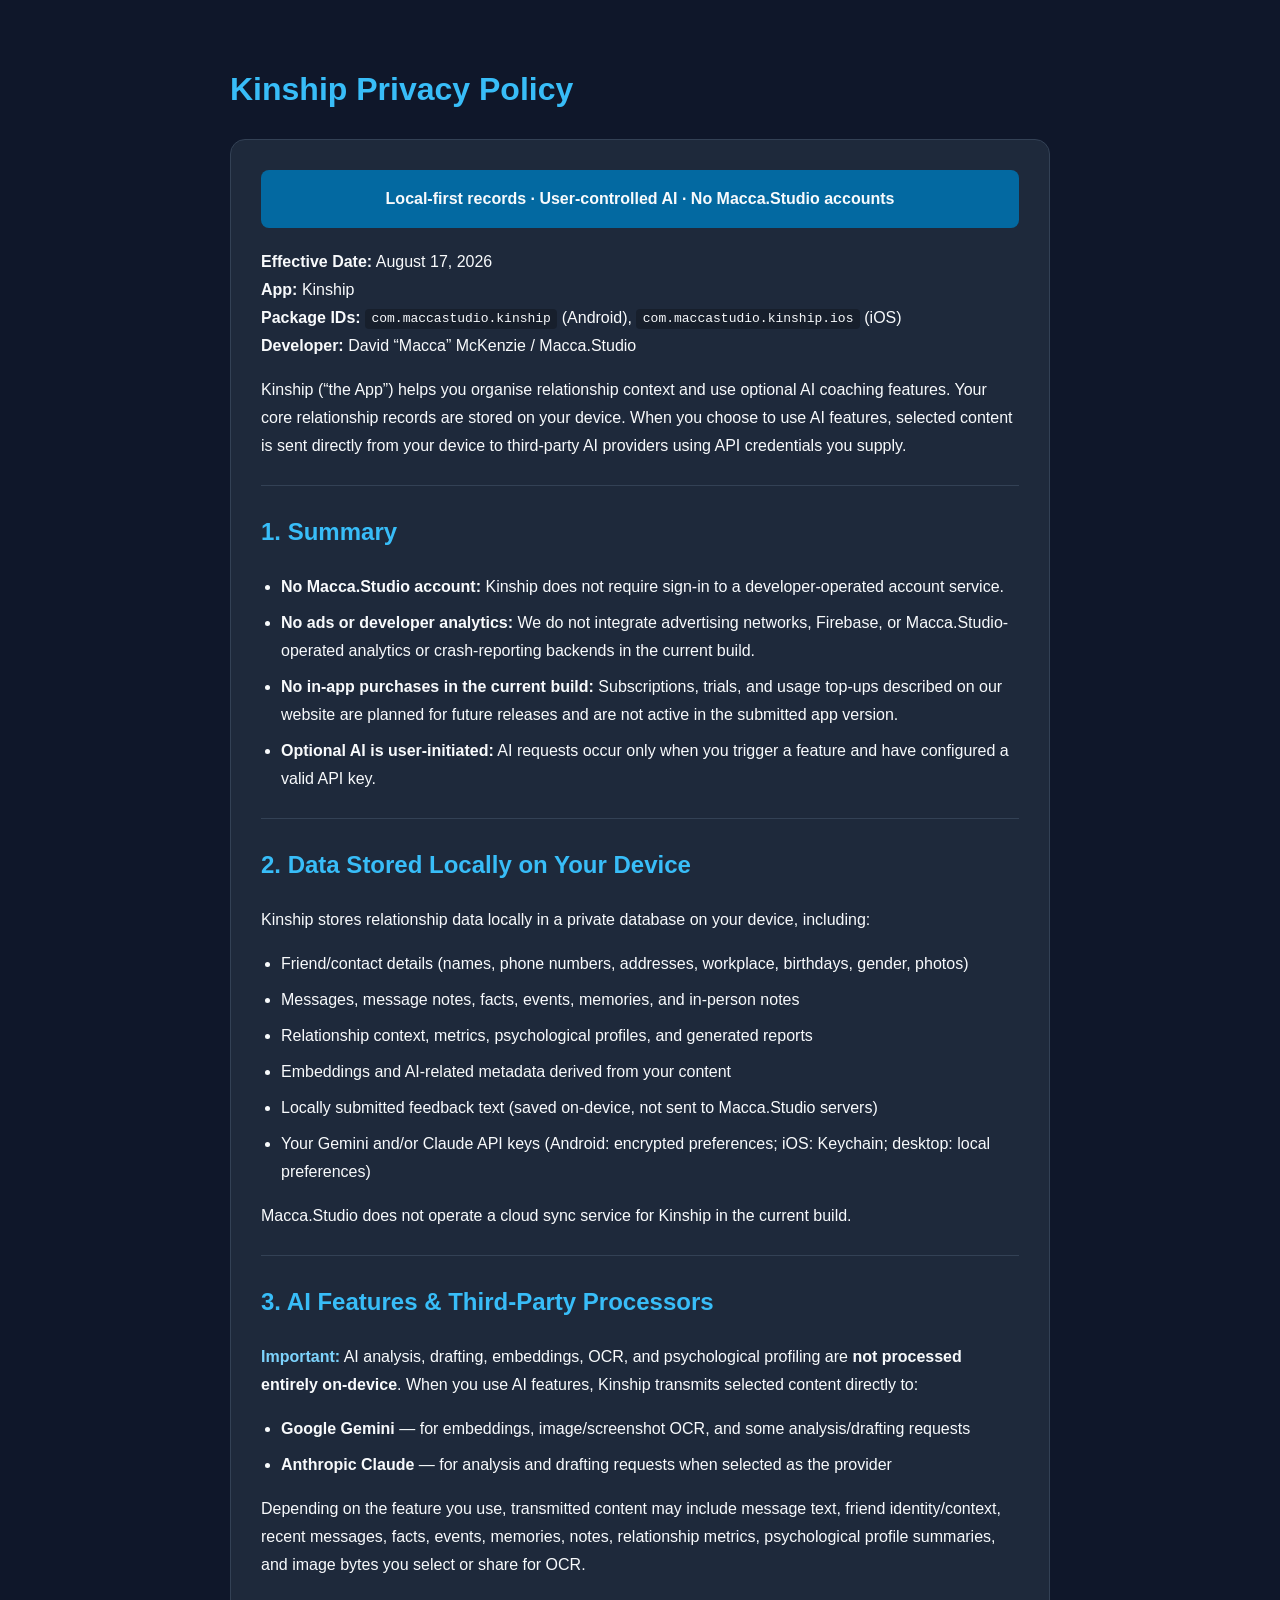
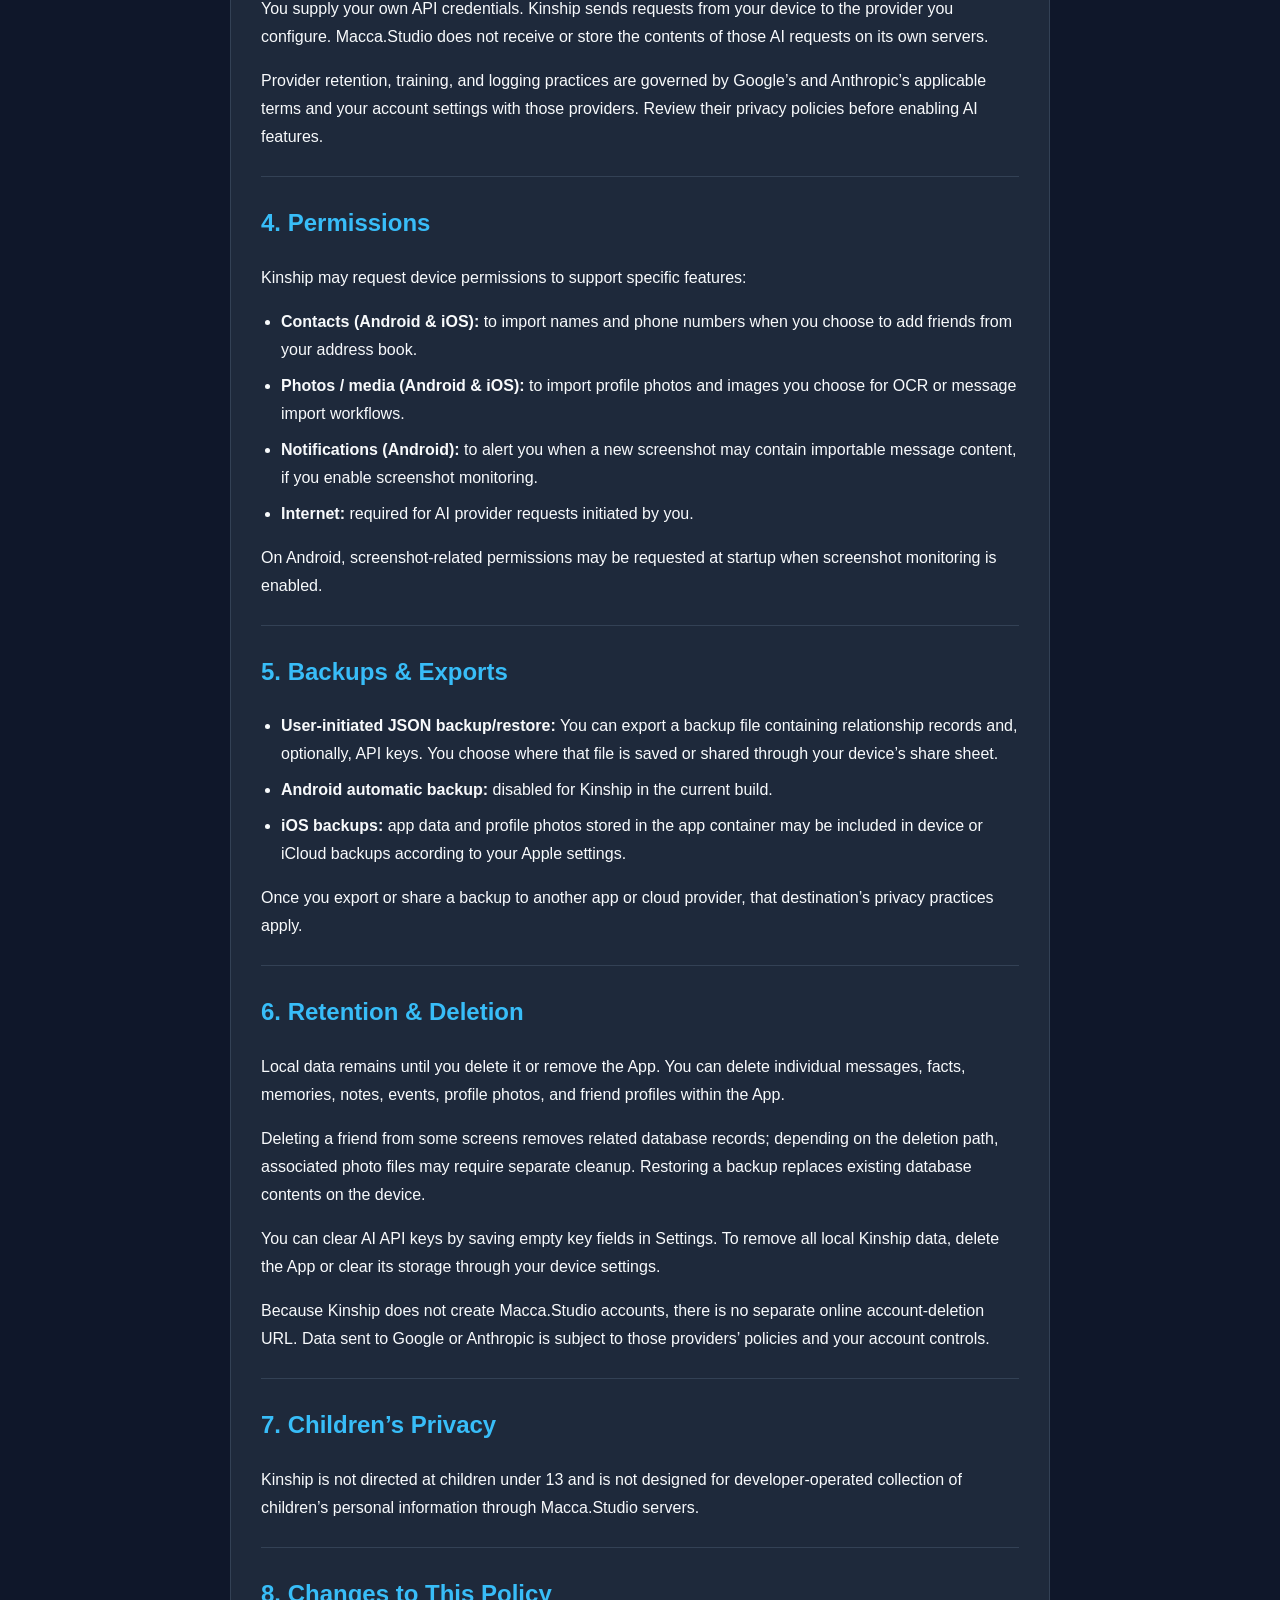
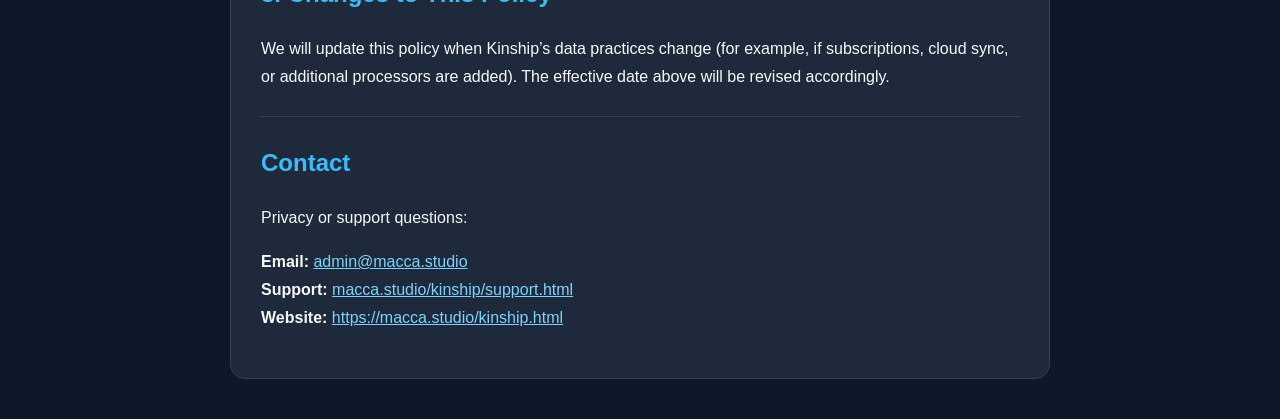
<file: kinship/privacy.html>
<!DOCTYPE html>
<html lang="en">
<head>
    <meta charset="UTF-8">
    <meta name="viewport" content="width=device-width, initial-scale=1.0">
    <title>Privacy Policy | Kinship</title>
    <meta name="description" content="Privacy Policy for Kinship — local relationship records with optional AI features powered by user-supplied Google Gemini and Anthropic Claude API keys.">
    <style>
        body { background: #0f172a; color: #f8fafc; font-family: Inter, -apple-system, sans-serif; padding: 40px 20px; max-width: 820px; margin: auto; line-height: 1.75; }
        h1, h2 { color: #38bdf8; }
        a { color: #7dd3fc; }
        .box { background: #1e293b; padding: 30px; border-radius: 15px; border: 1px solid #334155; }
        .banner { background: #0369a1; padding: 15px; border-radius: 8px; margin-bottom: 20px; text-align: center; font-weight: bold; }
        .highlight { color: #7dd3fc; font-weight: 600; }
        hr { border: 0; border-top: 1px solid #334155; margin: 25px 0; }
        ul { padding-left: 1.25rem; }
        li { margin-bottom: 0.5rem; }
        code { background: rgba(0,0,0,0.25); padding: 0.15rem 0.4rem; border-radius: 4px; }
    </style>
</head>
<body>
    <h1>Kinship Privacy Policy</h1>
    <div class="box">
        <div class="banner">Local-first records · User-controlled AI · No Macca.Studio accounts</div>

        <p><strong>Effective Date:</strong> August 17, 2026<br>
        <strong>App:</strong> Kinship<br>
        <strong>Package IDs:</strong> <code>com.maccastudio.kinship</code> (Android), <code>com.maccastudio.kinship.ios</code> (iOS)<br>
        <strong>Developer:</strong> David &ldquo;Macca&rdquo; McKenzie / Macca.Studio</p>

        <p>Kinship (&ldquo;the App&rdquo;) helps you organise relationship context and use optional AI coaching features. Your core relationship records are stored on your device. When you choose to use AI features, selected content is sent directly from your device to third-party AI providers using API credentials you supply.</p>

        <hr>

        <h2>1. Summary</h2>
        <ul>
            <li><strong>No Macca.Studio account:</strong> Kinship does not require sign-in to a developer-operated account service.</li>
            <li><strong>No ads or developer analytics:</strong> We do not integrate advertising networks, Firebase, or Macca.Studio-operated analytics or crash-reporting backends in the current build.</li>
            <li><strong>No in-app purchases in the current build:</strong> Subscriptions, trials, and usage top-ups described on our website are planned for future releases and are not active in the submitted app version.</li>
            <li><strong>Optional AI is user-initiated:</strong> AI requests occur only when you trigger a feature and have configured a valid API key.</li>
        </ul>

        <hr>

        <h2>2. Data Stored Locally on Your Device</h2>
        <p>Kinship stores relationship data locally in a private database on your device, including:</p>
        <ul>
            <li>Friend/contact details (names, phone numbers, addresses, workplace, birthdays, gender, photos)</li>
            <li>Messages, message notes, facts, events, memories, and in-person notes</li>
            <li>Relationship context, metrics, psychological profiles, and generated reports</li>
            <li>Embeddings and AI-related metadata derived from your content</li>
            <li>Locally submitted feedback text (saved on-device, not sent to Macca.Studio servers)</li>
            <li>Your Gemini and/or Claude API keys (Android: encrypted preferences; iOS: Keychain; desktop: local preferences)</li>
        </ul>
        <p>Macca.Studio does not operate a cloud sync service for Kinship in the current build.</p>

        <hr>

        <h2>3. AI Features &amp; Third-Party Processors</h2>
        <p><span class="highlight">Important:</span> AI analysis, drafting, embeddings, OCR, and psychological profiling are <strong>not processed entirely on-device</strong>. When you use AI features, Kinship transmits selected content directly to:</p>
        <ul>
            <li><strong>Google Gemini</strong> — for embeddings, image/screenshot OCR, and some analysis/drafting requests</li>
            <li><strong>Anthropic Claude</strong> — for analysis and drafting requests when selected as the provider</li>
        </ul>
        <p>Depending on the feature you use, transmitted content may include message text, friend identity/context, recent messages, facts, events, memories, notes, relationship metrics, psychological profile summaries, and image bytes you select or share for OCR.</p>
        <p>You supply your own API credentials. Kinship sends requests from your device to the provider you configure. Macca.Studio does not receive or store the contents of those AI requests on its own servers.</p>
        <p>Provider retention, training, and logging practices are governed by Google&rsquo;s and Anthropic&rsquo;s applicable terms and your account settings with those providers. Review their privacy policies before enabling AI features.</p>

        <hr>

        <h2>4. Permissions</h2>
        <p>Kinship may request device permissions to support specific features:</p>
        <ul>
            <li><strong>Contacts (Android &amp; iOS):</strong> to import names and phone numbers when you choose to add friends from your address book.</li>
            <li><strong>Photos / media (Android &amp; iOS):</strong> to import profile photos and images you choose for OCR or message import workflows.</li>
            <li><strong>Notifications (Android):</strong> to alert you when a new screenshot may contain importable message content, if you enable screenshot monitoring.</li>
            <li><strong>Internet:</strong> required for AI provider requests initiated by you.</li>
        </ul>
        <p>On Android, screenshot-related permissions may be requested at startup when screenshot monitoring is enabled.</p>

        <hr>

        <h2>5. Backups &amp; Exports</h2>
        <ul>
            <li><strong>User-initiated JSON backup/restore:</strong> You can export a backup file containing relationship records and, optionally, API keys. You choose where that file is saved or shared through your device&rsquo;s share sheet.</li>
            <li><strong>Android automatic backup:</strong> disabled for Kinship in the current build.</li>
            <li><strong>iOS backups:</strong> app data and profile photos stored in the app container may be included in device or iCloud backups according to your Apple settings.</li>
        </ul>
        <p>Once you export or share a backup to another app or cloud provider, that destination&rsquo;s privacy practices apply.</p>

        <hr>

        <h2>6. Retention &amp; Deletion</h2>
        <p>Local data remains until you delete it or remove the App. You can delete individual messages, facts, memories, notes, events, profile photos, and friend profiles within the App.</p>
        <p>Deleting a friend from some screens removes related database records; depending on the deletion path, associated photo files may require separate cleanup. Restoring a backup replaces existing database contents on the device.</p>
        <p>You can clear AI API keys by saving empty key fields in Settings. To remove all local Kinship data, delete the App or clear its storage through your device settings.</p>
        <p>Because Kinship does not create Macca.Studio accounts, there is no separate online account-deletion URL. Data sent to Google or Anthropic is subject to those providers&rsquo; policies and your account controls.</p>

        <hr>

        <h2>7. Children&rsquo;s Privacy</h2>
        <p>Kinship is not directed at children under 13 and is not designed for developer-operated collection of children&rsquo;s personal information through Macca.Studio servers.</p>

        <hr>

        <h2>8. Changes to This Policy</h2>
        <p>We will update this policy when Kinship&rsquo;s data practices change (for example, if subscriptions, cloud sync, or additional processors are added). The effective date above will be revised accordingly.</p>

        <hr>

        <h2>Contact</h2>
        <p>Privacy or support questions:</p>
        <p>
            <strong>Email:</strong> <a href="mailto:admin@macca.studio">admin@macca.studio</a><br>
            <strong>Support:</strong> <a href="support.html">macca.studio/kinship/support.html</a><br>
            <strong>Website:</strong> <a href="https://macca.studio/kinship.html">https://macca.studio/kinship.html</a>
        </p>
    </div>
</body>
</html>
</file>
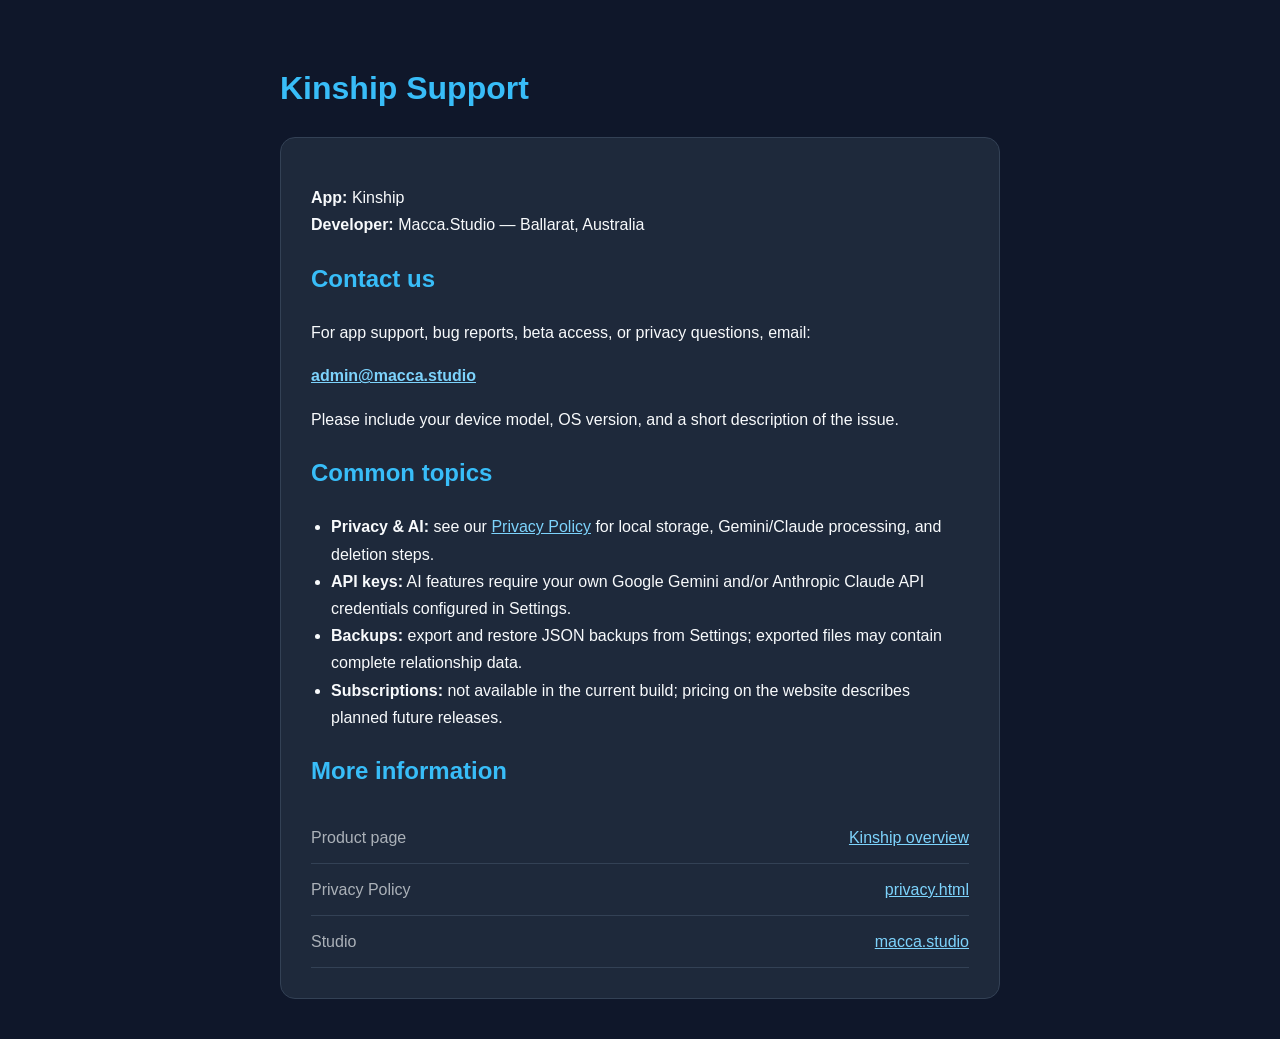
<file: kinship/support.html>
<!DOCTYPE html>
<html lang="en">
<head>
    <meta charset="UTF-8">
    <meta name="viewport" content="width=device-width, initial-scale=1.0">
    <title>Support | Kinship</title>
    <meta name="description" content="Get help with Kinship — contact Macca.Studio for app support, feedback, and privacy questions.">
    <style>
        body { background: #0f172a; color: #f8fafc; font-family: Inter, -apple-system, sans-serif; padding: 40px 20px; max-width: 720px; margin: auto; line-height: 1.7; }
        h1, h2 { color: #38bdf8; }
        a { color: #7dd3fc; }
        .box { background: #1e293b; padding: 30px; border-radius: 15px; border: 1px solid #334155; }
        .contact-row { display: flex; justify-content: space-between; gap: 1rem; padding: 0.75rem 0; border-bottom: 1px solid #334155; }
        .muted { color: rgba(248, 250, 252, 0.65); }
        ul { padding-left: 1.25rem; }
    </style>
</head>
<body>
    <h1>Kinship Support</h1>
    <div class="box">
        <p><strong>App:</strong> Kinship<br>
        <strong>Developer:</strong> Macca.Studio — Ballarat, Australia</p>

        <h2>Contact us</h2>
        <p>For app support, bug reports, beta access, or privacy questions, email:</p>
        <p><a href="mailto:admin@macca.studio"><strong>admin@macca.studio</strong></a></p>
        <p>Please include your device model, OS version, and a short description of the issue.</p>

        <h2>Common topics</h2>
        <ul>
            <li><strong>Privacy &amp; AI:</strong> see our <a href="privacy.html">Privacy Policy</a> for local storage, Gemini/Claude processing, and deletion steps.</li>
            <li><strong>API keys:</strong> AI features require your own Google Gemini and/or Anthropic Claude API credentials configured in Settings.</li>
            <li><strong>Backups:</strong> export and restore JSON backups from Settings; exported files may contain complete relationship data.</li>
            <li><strong>Subscriptions:</strong> not available in the current build; pricing on the website describes planned future releases.</li>
        </ul>

        <h2>More information</h2>
        <div class="contact-row"><span class="muted">Product page</span><a href="../kinship.html">Kinship overview</a></div>
        <div class="contact-row"><span class="muted">Privacy Policy</span><a href="privacy.html">privacy.html</a></div>
        <div class="contact-row"><span class="muted">Studio</span><a href="../index.html">macca.studio</a></div>
    </div>
</body>
</html>
</file>
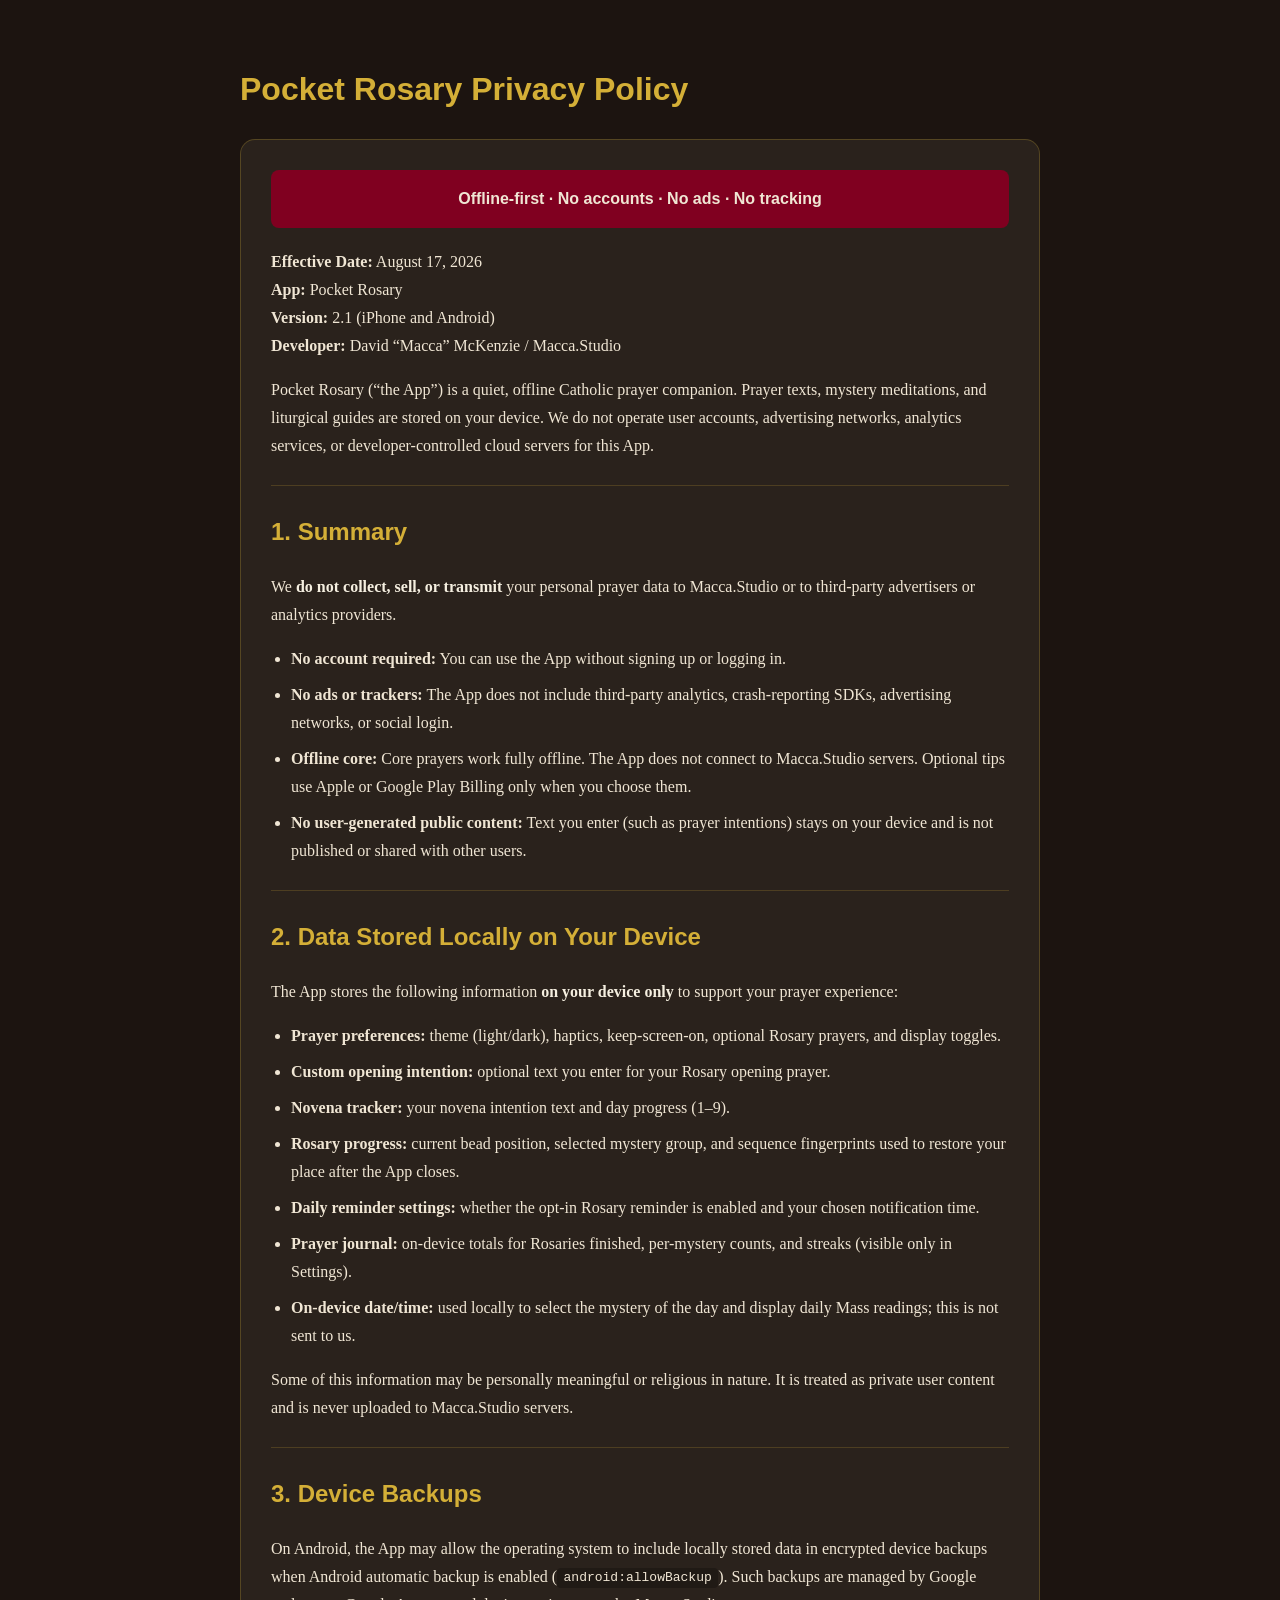
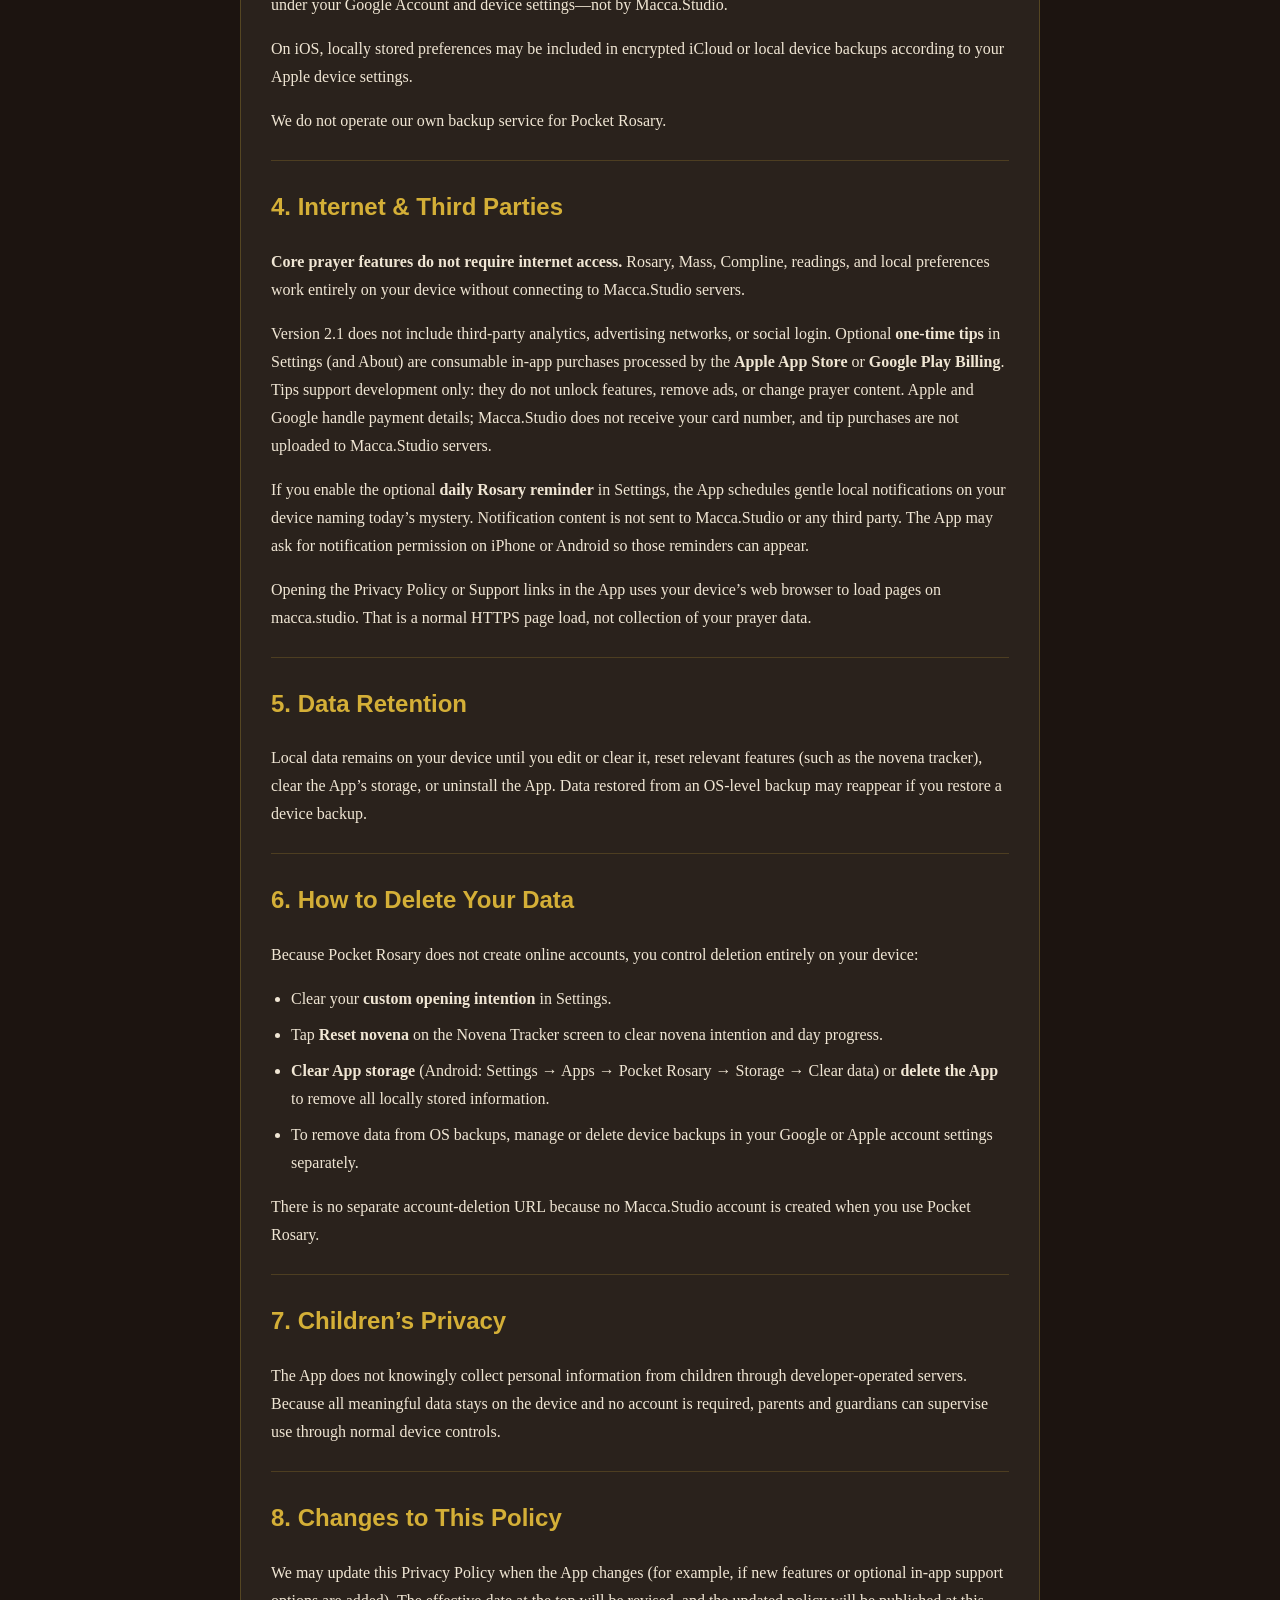
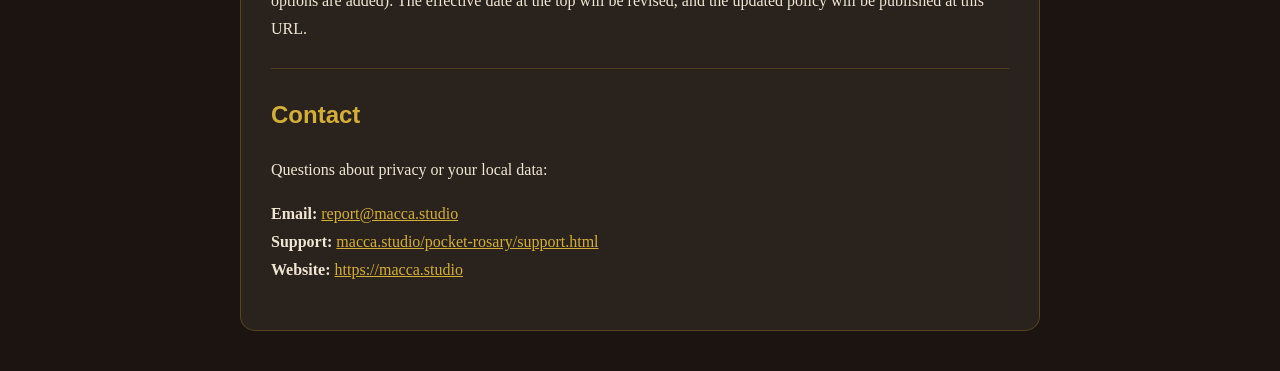
<file: pocket-rosary/privacy.html>
<!DOCTYPE html>
<html lang="en">
<head>
    <meta charset="utf-8">
    <meta name="viewport" content="width=device-width, initial-scale=1.0">
    <title>Privacy Policy | Pocket Rosary</title>
    <meta name="description" content="Privacy Policy for Pocket Rosary — an offline Catholic prayer companion with no accounts, no ads, and no tracking.">
    <style>
        body { background: #1C1410; color: #F0E6D4; font-family: Georgia, 'Times New Roman', serif; padding: 40px 20px; max-width: 800px; margin: auto; line-height: 1.75; }
        h1, h2 { color: #D4AF37; font-family: Inter, -apple-system, sans-serif; }
        a { color: #D4AF37; }
        .box { background: #2A221C; padding: 30px; border-radius: 15px; border: 1px solid rgba(212, 175, 55, 0.25); }
        .highlight { color: #F5EFE0; font-weight: bold; }
        hr { border: 0; border-top: 1px solid rgba(212, 175, 55, 0.2); margin: 25px 0; }
        .no-data-banner { background: #800020; padding: 15px; border-radius: 8px; margin-bottom: 20px; text-align: center; font-weight: bold; font-family: Inter, -apple-system, sans-serif; }
        ul { padding-left: 1.25rem; }
        li { margin-bottom: 0.5rem; }
        code { background: rgba(0,0,0,0.25); padding: 0.15rem 0.4rem; border-radius: 4px; }
    </style>
</head>
<body>
    <h1>Pocket Rosary Privacy Policy</h1>
    <div class="box">
        <div class="no-data-banner">Offline-first · No accounts · No ads · No tracking</div>

        <p><strong>Effective Date:</strong> August 17, 2026<br>
        <strong>App:</strong> Pocket Rosary<br>
        <strong>Version:</strong> 2.1 (iPhone and Android)<br>
        <strong>Developer:</strong> David &ldquo;Macca&rdquo; McKenzie / Macca.Studio</p>

        <p>Pocket Rosary (&ldquo;the App&rdquo;) is a quiet, offline Catholic prayer companion. Prayer texts, mystery meditations, and liturgical guides are stored on your device. We do not operate user accounts, advertising networks, analytics services, or developer-controlled cloud servers for this App.</p>

        <hr>

        <h2>1. Summary</h2>
        <p>We <span class="highlight">do not collect, sell, or transmit</span> your personal prayer data to Macca.Studio or to third-party advertisers or analytics providers.</p>
        <ul>
            <li><strong>No account required:</strong> You can use the App without signing up or logging in.</li>
            <li><strong>No ads or trackers:</strong> The App does not include third-party analytics, crash-reporting SDKs, advertising networks, or social login.</li>
            <li><strong>Offline core:</strong> Core prayers work fully offline. The App does not connect to Macca.Studio servers. Optional tips use Apple or Google Play Billing only when you choose them.</li>
            <li><strong>No user-generated public content:</strong> Text you enter (such as prayer intentions) stays on your device and is not published or shared with other users.</li>
        </ul>

        <hr>

        <h2>2. Data Stored Locally on Your Device</h2>
        <p>The App stores the following information <span class="highlight">on your device only</span> to support your prayer experience:</p>
        <ul>
            <li><strong>Prayer preferences:</strong> theme (light/dark), haptics, keep-screen-on, optional Rosary prayers, and display toggles.</li>
            <li><strong>Custom opening intention:</strong> optional text you enter for your Rosary opening prayer.</li>
            <li><strong>Novena tracker:</strong> your novena intention text and day progress (1–9).</li>
            <li><strong>Rosary progress:</strong> current bead position, selected mystery group, and sequence fingerprints used to restore your place after the App closes.</li>
            <li><strong>Daily reminder settings:</strong> whether the opt-in Rosary reminder is enabled and your chosen notification time.</li>
            <li><strong>Prayer journal:</strong> on-device totals for Rosaries finished, per-mystery counts, and streaks (visible only in Settings).</li>
            <li><strong>On-device date/time:</strong> used locally to select the mystery of the day and display daily Mass readings; this is not sent to us.</li>
        </ul>
        <p>Some of this information may be personally meaningful or religious in nature. It is treated as private user content and is never uploaded to Macca.Studio servers.</p>

        <hr>

        <h2>3. Device Backups</h2>
        <p>On Android, the App may allow the operating system to include locally stored data in encrypted device backups when Android automatic backup is enabled (<code>android:allowBackup</code>). Such backups are managed by Google under your Google Account and device settings—not by Macca.Studio.</p>
        <p>On iOS, locally stored preferences may be included in encrypted iCloud or local device backups according to your Apple device settings.</p>
        <p>We do not operate our own backup service for Pocket Rosary.</p>

        <hr>

        <h2>4. Internet &amp; Third Parties</h2>
        <p><strong>Core prayer features do not require internet access.</strong> Rosary, Mass, Compline, readings, and local preferences work entirely on your device without connecting to Macca.Studio servers.</p>
        <p>Version 2.1 does not include third-party analytics, advertising networks, or social login. Optional <strong>one-time tips</strong> in Settings (and About) are consumable in-app purchases processed by the <strong>Apple App Store</strong> or <strong>Google Play Billing</strong>. Tips support development only: they do not unlock features, remove ads, or change prayer content. Apple and Google handle payment details; Macca.Studio does not receive your card number, and tip purchases are not uploaded to Macca.Studio servers.</p>
        <p>If you enable the optional <strong>daily Rosary reminder</strong> in Settings, the App schedules gentle local notifications on your device naming today&rsquo;s mystery. Notification content is not sent to Macca.Studio or any third party. The App may ask for notification permission on iPhone or Android so those reminders can appear.</p>
        <p>Opening the Privacy Policy or Support links in the App uses your device&rsquo;s web browser to load pages on macca.studio. That is a normal HTTPS page load, not collection of your prayer data.</p>

        <hr>

        <h2>5. Data Retention</h2>
        <p>Local data remains on your device until you edit or clear it, reset relevant features (such as the novena tracker), clear the App&rsquo;s storage, or uninstall the App. Data restored from an OS-level backup may reappear if you restore a device backup.</p>

        <hr>

        <h2>6. How to Delete Your Data</h2>
        <p>Because Pocket Rosary does not create online accounts, you control deletion entirely on your device:</p>
        <ul>
            <li>Clear your <strong>custom opening intention</strong> in Settings.</li>
            <li>Tap <strong>Reset novena</strong> on the Novena Tracker screen to clear novena intention and day progress.</li>
            <li><strong>Clear App storage</strong> (Android: Settings → Apps → Pocket Rosary → Storage → Clear data) or <strong>delete the App</strong> to remove all locally stored information.</li>
            <li>To remove data from OS backups, manage or delete device backups in your Google or Apple account settings separately.</li>
        </ul>
        <p>There is no separate account-deletion URL because no Macca.Studio account is created when you use Pocket Rosary.</p>

        <hr>

        <h2>7. Children&rsquo;s Privacy</h2>
        <p>The App does not knowingly collect personal information from children through developer-operated servers. Because all meaningful data stays on the device and no account is required, parents and guardians can supervise use through normal device controls.</p>

        <hr>

        <h2>8. Changes to This Policy</h2>
        <p>We may update this Privacy Policy when the App changes (for example, if new features or optional in-app support options are added). The effective date at the top will be revised, and the updated policy will be published at this URL.</p>

        <hr>

        <h2>Contact</h2>
        <p>Questions about privacy or your local data:</p>
        <p>
            <strong>Email:</strong> <a href="mailto:report@macca.studio">report@macca.studio</a><br>
            <strong>Support:</strong> <a href="support.html">macca.studio/pocket-rosary/support.html</a><br>
            <strong>Website:</strong> <a href="https://macca.studio">https://macca.studio</a>
        </p>
    </div>
</body>
</html>
</file>
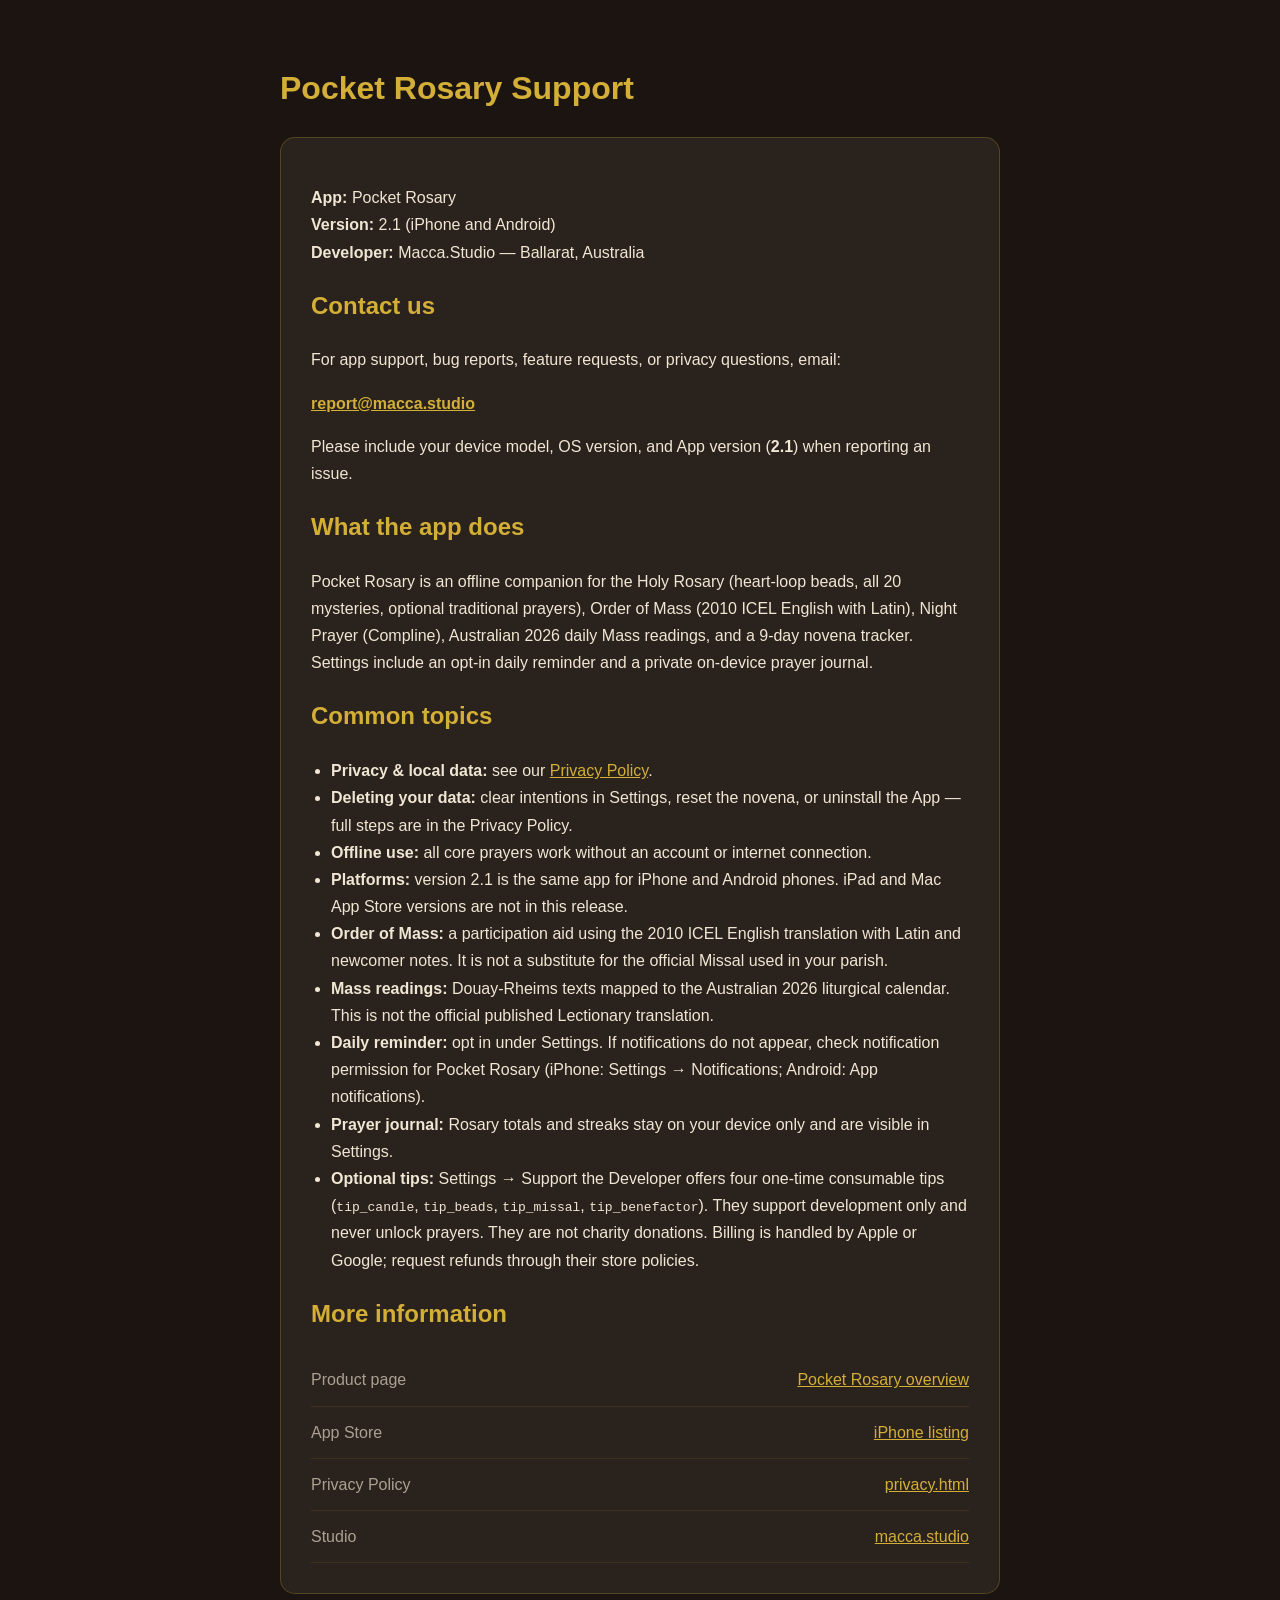
<file: pocket-rosary/support.html>
<!DOCTYPE html>
<html lang="en">
<head>
    <meta charset="utf-8">
    <meta name="viewport" content="width=device-width, initial-scale=1.0">
    <title>Support | Pocket Rosary</title>
    <meta name="description" content="Get help with Pocket Rosary — contact Macca.Studio for app support, feedback, and privacy questions.">
    <style>
        body { background: #1C1410; color: #F0E6D4; font-family: Inter, -apple-system, sans-serif; padding: 40px 20px; max-width: 720px; margin: auto; line-height: 1.7; }
        h1, h2 { color: #D4AF37; }
        a { color: #D4AF37; }
        .box { background: #2A221C; padding: 30px; border-radius: 15px; border: 1px solid rgba(212, 175, 55, 0.25); }
        .contact-row { display: flex; justify-content: space-between; gap: 1rem; padding: 0.75rem 0; border-bottom: 1px solid rgba(212, 175, 55, 0.12); }
        .muted { color: rgba(240, 230, 212, 0.65); }
        ul { padding-left: 1.25rem; }
    </style>
</head>
<body>
    <h1>Pocket Rosary Support</h1>
    <div class="box">
        <p><strong>App:</strong> Pocket Rosary<br>
        <strong>Version:</strong> 2.1 (iPhone and Android)<br>
        <strong>Developer:</strong> Macca.Studio — Ballarat, Australia</p>

        <h2>Contact us</h2>
        <p>For app support, bug reports, feature requests, or privacy questions, email:</p>
        <p><a href="mailto:report@macca.studio"><strong>report@macca.studio</strong></a></p>
        <p>Please include your device model, OS version, and App version (<strong>2.1</strong>) when reporting an issue.</p>

        <h2>What the app does</h2>
        <p>Pocket Rosary is an offline companion for the Holy Rosary (heart-loop beads, all 20 mysteries, optional traditional prayers), Order of Mass (2010 ICEL English with Latin), Night Prayer (Compline), Australian 2026 daily Mass readings, and a 9-day novena tracker. Settings include an opt-in daily reminder and a private on-device prayer journal.</p>

        <h2>Common topics</h2>
        <ul>
            <li><strong>Privacy &amp; local data:</strong> see our <a href="privacy.html">Privacy Policy</a>.</li>
            <li><strong>Deleting your data:</strong> clear intentions in Settings, reset the novena, or uninstall the App — full steps are in the Privacy Policy.</li>
            <li><strong>Offline use:</strong> all core prayers work without an account or internet connection.</li>
            <li><strong>Platforms:</strong> version 2.1 is the same app for iPhone and Android phones. iPad and Mac App Store versions are not in this release.</li>
            <li><strong>Order of Mass:</strong> a participation aid using the 2010 ICEL English translation with Latin and newcomer notes. It is not a substitute for the official Missal used in your parish.</li>
            <li><strong>Mass readings:</strong> Douay-Rheims texts mapped to the Australian 2026 liturgical calendar. This is not the official published Lectionary translation.</li>
            <li><strong>Daily reminder:</strong> opt in under Settings. If notifications do not appear, check notification permission for Pocket Rosary (iPhone: Settings → Notifications; Android: App notifications).</li>
            <li><strong>Prayer journal:</strong> Rosary totals and streaks stay on your device only and are visible in Settings.</li>
            <li><strong>Optional tips:</strong> Settings → Support the Developer offers four one-time consumable tips (<code>tip_candle</code>, <code>tip_beads</code>, <code>tip_missal</code>, <code>tip_benefactor</code>). They support development only and never unlock prayers. They are not charity donations. Billing is handled by Apple or Google; request refunds through their store policies.</li>
        </ul>

        <h2>More information</h2>
        <div class="contact-row"><span class="muted">Product page</span><a href="index.html">Pocket Rosary overview</a></div>
        <div class="contact-row"><span class="muted">App Store</span><a href="https://apps.apple.com/au/app/pocket-rosary/id6803076604" rel="noopener noreferrer">iPhone listing</a></div>
        <div class="contact-row"><span class="muted">Privacy Policy</span><a href="privacy.html">privacy.html</a></div>
        <div class="contact-row"><span class="muted">Studio</span><a href="../index.html">macca.studio</a></div>
    </div>
</body>
</html>
</file>
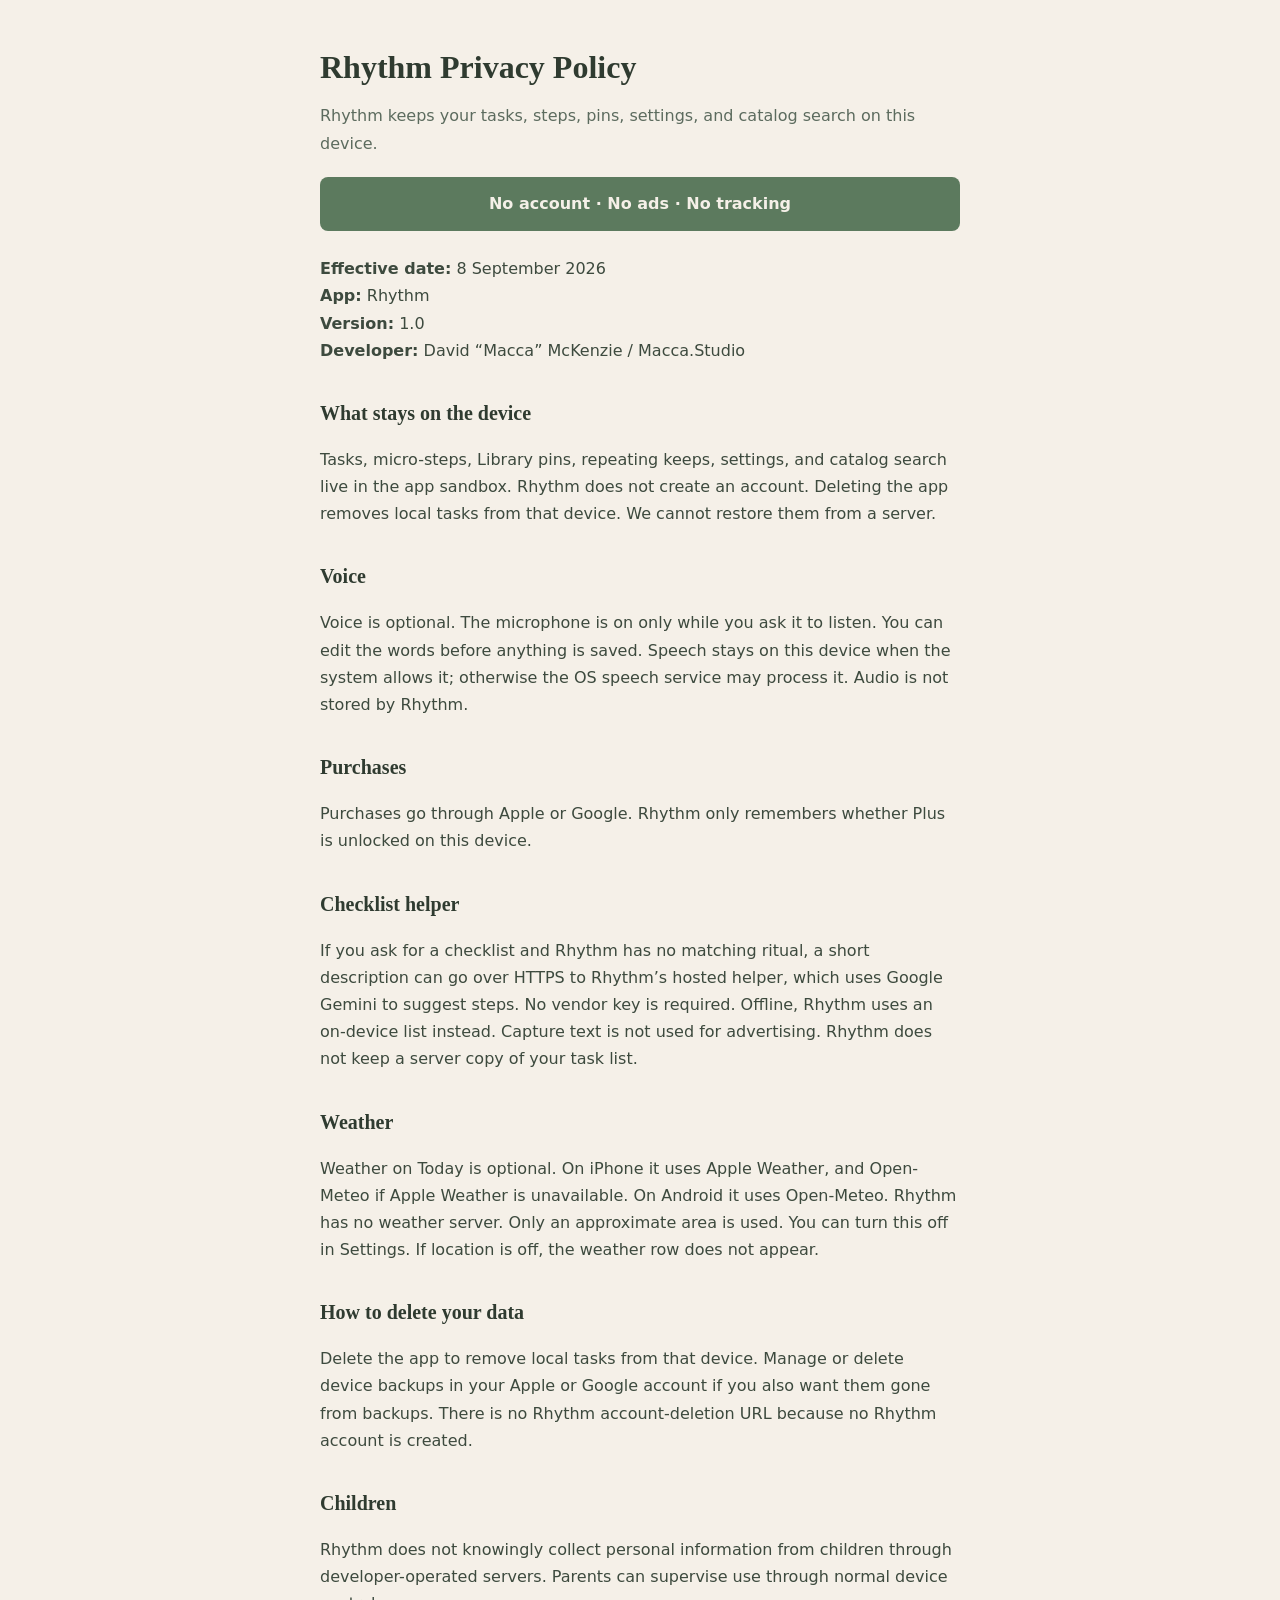
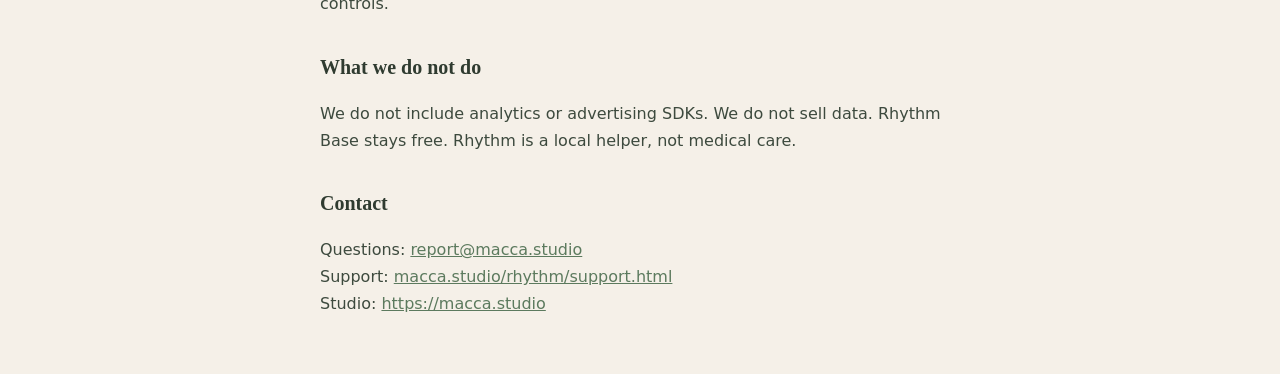
<file: rhythm/privacy.html>
<!DOCTYPE html>
<html lang="en">
<head>
  <meta charset="utf-8" />
  <meta name="viewport" content="width=device-width, initial-scale=1" />
  <title>Privacy Policy | Rhythm</title>
  <meta name="description" content="Privacy policy for Rhythm — a local helper with three Capacity Modes. Tasks stay on your device. No accounts, ads, or tracking." />
  <style>
    body { background: #f5f0e8; color: #3d4a3e; font-family: ui-sans-serif, system-ui, sans-serif; padding: 40px 20px; max-width: 40rem; margin: auto; line-height: 1.7; }
    h1, h2 { font-family: Georgia, ui-serif, serif; font-weight: 600; color: #2f3b30; }
    h1 { font-size: 2rem; margin: 0 0 0.5rem; }
    h2 { font-size: 1.25rem; margin: 2rem 0 0.5rem; }
    a { color: #5c7a5e; }
    .lead { color: #5c6b5e; margin-top: 0; }
    .banner { background: #5c7a5e; color: #f5f0e8; padding: 0.85rem 1rem; border-radius: 8px; text-align: center; font-weight: 600; margin: 1.25rem 0 1.5rem; }
  </style>
</head>
<body>
  <h1>Rhythm Privacy Policy</h1>
  <p class="lead">Rhythm keeps your tasks, steps, pins, settings, and catalog search on this device.</p>
  <div class="banner">No account · No ads · No tracking</div>
  <p><strong>Effective date:</strong> 8 September 2026<br />
    <strong>App:</strong> Rhythm<br />
    <strong>Version:</strong> 1.0<br />
    <strong>Developer:</strong> David “Macca” McKenzie / Macca.Studio</p>

  <h2>What stays on the device</h2>
  <p>Tasks, micro-steps, Library pins, repeating keeps, settings, and catalog search live in the app sandbox. Rhythm does not create an account. Deleting the app removes local tasks from that device. We cannot restore them from a server.</p>

  <h2>Voice</h2>
  <p>Voice is optional. The microphone is on only while you ask it to listen. You can edit the words before anything is saved. Speech stays on this device when the system allows it; otherwise the OS speech service may process it. Audio is not stored by Rhythm.</p>

  <h2>Purchases</h2>
  <p>Purchases go through Apple or Google. Rhythm only remembers whether Plus is unlocked on this device.</p>

  <h2>Checklist helper</h2>
  <p>If you ask for a checklist and Rhythm has no matching ritual, a short description can go over HTTPS to Rhythm’s hosted helper, which uses Google Gemini to suggest steps. No vendor key is required. Offline, Rhythm uses an on-device list instead. Capture text is not used for advertising. Rhythm does not keep a server copy of your task list.</p>

  <h2>Weather</h2>
  <p>Weather on Today is optional. On iPhone it uses Apple Weather, and Open-Meteo if Apple Weather is unavailable. On Android it uses Open-Meteo. Rhythm has no weather server. Only an approximate area is used. You can turn this off in Settings. If location is off, the weather row does not appear.</p>

  <h2>How to delete your data</h2>
  <p>Delete the app to remove local tasks from that device. Manage or delete device backups in your Apple or Google account if you also want them gone from backups. There is no Rhythm account-deletion URL because no Rhythm account is created.</p>

  <h2>Children</h2>
  <p>Rhythm does not knowingly collect personal information from children through developer-operated servers. Parents can supervise use through normal device controls.</p>

  <h2>What we do not do</h2>
  <p>We do not include analytics or advertising SDKs. We do not sell data. Rhythm Base stays free. Rhythm is a local helper, not medical care.</p>

  <h2>Contact</h2>
  <p>Questions: <a href="mailto:report@macca.studio">report@macca.studio</a><br />
    Support: <a href="support.html">macca.studio/rhythm/support.html</a><br />
    Studio: <a href="https://macca.studio">https://macca.studio</a></p>
</body>
</html>
</file>
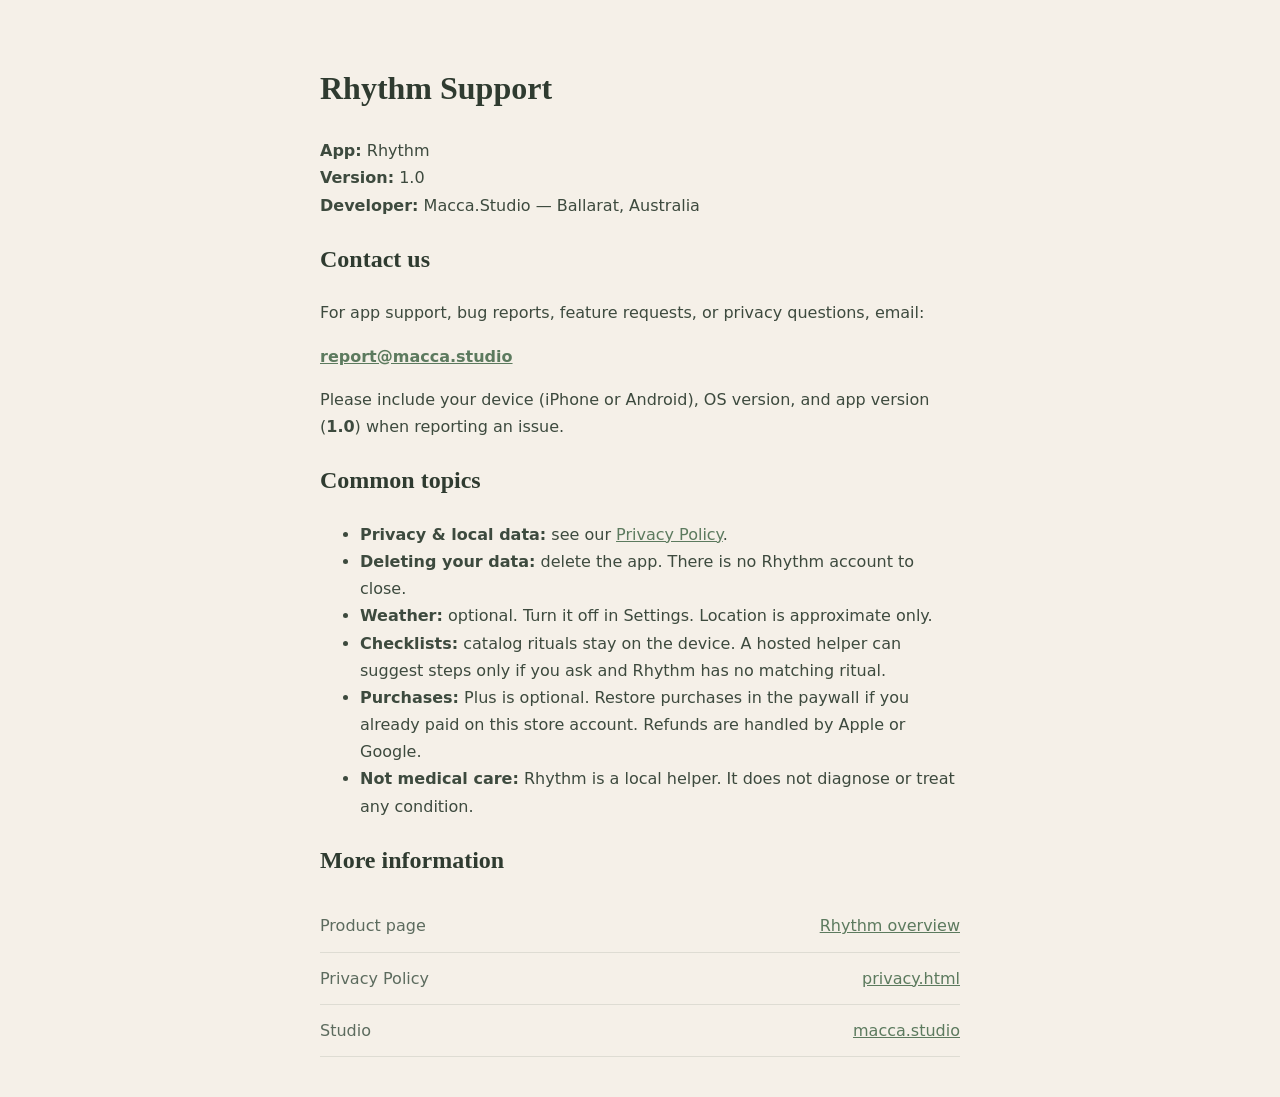
<file: rhythm/support.html>
<!DOCTYPE html>
<html lang="en">
<head>
  <meta charset="utf-8" />
  <meta name="viewport" content="width=device-width, initial-scale=1" />
  <title>Support | Rhythm</title>
  <meta name="description" content="Get help with Rhythm — contact Macca.Studio for app support, feedback, and privacy questions." />
  <style>
    body { background: #f5f0e8; color: #3d4a3e; font-family: ui-sans-serif, system-ui, sans-serif; padding: 40px 20px; max-width: 40rem; margin: auto; line-height: 1.7; }
    h1, h2 { font-family: Georgia, ui-serif, serif; font-weight: 600; color: #2f3b30; }
    a { color: #5c7a5e; }
    .muted { color: #5c6b5e; }
    .row { display: flex; justify-content: space-between; gap: 1rem; padding: 0.75rem 0; border-bottom: 1px solid rgba(61, 74, 62, 0.12); }
  </style>
</head>
<body>
  <h1>Rhythm Support</h1>
  <p><strong>App:</strong> Rhythm<br />
    <strong>Version:</strong> 1.0<br />
    <strong>Developer:</strong> Macca.Studio — Ballarat, Australia</p>

  <h2>Contact us</h2>
  <p>For app support, bug reports, feature requests, or privacy questions, email:</p>
  <p><a href="mailto:report@macca.studio"><strong>report@macca.studio</strong></a></p>
  <p>Please include your device (iPhone or Android), OS version, and app version (<strong>1.0</strong>) when reporting an issue.</p>

  <h2>Common topics</h2>
  <ul>
    <li><strong>Privacy &amp; local data:</strong> see our <a href="privacy.html">Privacy Policy</a>.</li>
    <li><strong>Deleting your data:</strong> delete the app. There is no Rhythm account to close.</li>
    <li><strong>Weather:</strong> optional. Turn it off in Settings. Location is approximate only.</li>
    <li><strong>Checklists:</strong> catalog rituals stay on the device. A hosted helper can suggest steps only if you ask and Rhythm has no matching ritual.</li>
    <li><strong>Purchases:</strong> Plus is optional. Restore purchases in the paywall if you already paid on this store account. Refunds are handled by Apple or Google.</li>
    <li><strong>Not medical care:</strong> Rhythm is a local helper. It does not diagnose or treat any condition.</li>
  </ul>

  <h2>More information</h2>
  <div class="row"><span class="muted">Product page</span><a href="index.html">Rhythm overview</a></div>
  <div class="row"><span class="muted">Privacy Policy</span><a href="privacy.html">privacy.html</a></div>
  <div class="row"><span class="muted">Studio</span><a href="../index.html">macca.studio</a></div>
</body>
</html>
</file>
<file: style.css>
:root {
    --bg: #f6f7fb;
    --card: #ffffff;
    --text: #0f172a;
    --accent: #2aa198;
    --highlight: #7c83ff;
    --muted: rgba(15, 23, 42, 0.70);
    --muted-2: rgba(15, 23, 42, 0.55);
    --border: rgba(15, 23, 42, 0.12);
    --border-2: rgba(15, 23, 42, 0.18);
    --shadow: 0 18px 50px rgba(15, 23, 42, 0.12);
}

body {
    background-color: var(--bg);
    color: var(--text);
    font-family: 'Inter', -apple-system, sans-serif;
    margin: 0;
    line-height: 1.6;
    text-rendering: optimizeLegibility;
}

* { box-sizing: border-box; }

a { color: inherit; text-decoration: none; }

a:hover { color: var(--text); }

a:focus-visible,
button:focus-visible {
    outline: 2px solid rgba(42, 161, 152, 0.70);
    outline-offset: 3px;
    border-radius: 10px;
}

.container {
    max-width: 1120px;
    margin: 0 auto;
    padding: 0 1.25rem;
}

.muted { color: var(--muted); }

.logo {
    font-size: 1.5rem;
    font-weight: 800;
    letter-spacing: -1px;
}

.logo span { color: var(--accent); }

.site-header {
    position: sticky;
    top: 0;
    z-index: 20;
    background: rgba(246, 247, 251, 0.82);
    backdrop-filter: blur(12px);
    border-bottom: 1px solid var(--border);
}

.header-inner {
    display: flex;
    align-items: center;
    justify-content: space-between;
    padding: 1.25rem 0;
}

.nav {
    display: flex;
    align-items: center;
    gap: 0.35rem;
    padding: 0.35rem;
    border-radius: 999px;
    border: 1px solid var(--border);
    background: rgba(255, 255, 255, 0.86);
    box-shadow: 0 10px 30px rgba(15, 23, 42, 0.06);
}

.nav a {
    color: rgba(15, 23, 42, 0.82);
    font-weight: 750;
    font-size: 0.95rem;
    padding: 0.6rem 0.95rem;
    border-radius: 999px;
    transition: background 0.15s ease, color 0.15s ease;
}

.nav a:hover { color: var(--text); background: rgba(42, 161, 152, 0.10); }

.nav .nav-cta {
    color: var(--text);
    background: rgba(42, 161, 152, 0.16);
    border: 1px solid rgba(42, 161, 152, 0.30);
}

.nav .nav-cta:hover { background: rgba(42, 161, 152, 0.22); }

.hero {
    padding: 5.5rem 0 3.5rem;
    position: relative;
}

.hero::before {
    content: "";
    position: absolute;
    inset: -120px 0 auto 0;
    height: 420px;
    background:
        radial-gradient(700px 260px at 25% 35%, rgba(42, 161, 152, 0.18), transparent 60%),
        radial-gradient(700px 260px at 75% 20%, rgba(124, 131, 255, 0.18), transparent 60%);
    pointer-events: none;
}

.hero-inner {
    display: grid;
    grid-template-columns: 1.35fr 0.65fr;
    gap: 2.5rem;
    align-items: start;
    position: relative;
}

.hero-copy { padding-top: 0.5rem; }

.eyebrow {
    color: var(--muted);
    font-weight: 700;
    text-transform: uppercase;
    letter-spacing: 0.12em;
    font-size: 0.78rem;
    margin: 0 0 0.9rem;
}

h1 {
    font-size: clamp(2.5rem, 4.2vw, 4rem);
    line-height: 1.06;
    margin: 0 0 1rem;
    letter-spacing: -0.04em;
}

.lede {
    color: rgba(15, 23, 42, 0.72);
    font-size: 1.05rem;
    max-width: 62ch;
    margin: 0;
}

.highlight {
    background: linear-gradient(to right, var(--accent), var(--highlight));
    background-clip: text;
    -webkit-background-clip: text;
    -webkit-text-fill-color: transparent;
}

.actions {
    display: flex;
    gap: 0.9rem;
    margin-top: 1.6rem;
    flex-wrap: wrap;
}

.btn-primary {
    display: inline-flex;
    align-items: center;
    justify-content: center;
    padding: 0.85rem 1.1rem;
    background: linear-gradient(135deg, rgba(42, 161, 152, 0.98), rgba(124, 131, 255, 0.92));
    color: #ffffff;
    font-weight: 800;
    border-radius: 14px;
    border: 1px solid rgba(15, 23, 42, 0.08);
    box-shadow: 0 16px 40px rgba(42, 161, 152, 0.18);
}

.btn-primary:hover { filter: brightness(1.02); transform: translateY(-1px); }

.btn-secondary {
    display: inline-flex;
    align-items: center;
    justify-content: center;
    padding: 0.75rem 1rem;
    color: rgba(15, 23, 42, 0.86);
    text-decoration: none;
    font-weight: 700;
    font-size: 0.95rem;
    border-radius: 14px;
    border: 1px solid var(--border);
    background: rgba(255,255,255,0.70);
    transition: background 0.15s ease, border-color 0.15s ease, transform 0.15s ease;
}

.btn-secondary:hover {
    background: rgba(42, 161, 152, 0.10);
    border-color: rgba(42, 161, 152, 0.22);
    transform: translateY(-1px);
}

.trust {
    display: grid;
    grid-template-columns: repeat(3, minmax(0, 1fr));
    gap: 0.9rem;
    margin-top: 2rem;
}

.trust-item {
    border: 1px solid var(--border);
    border-radius: 18px;
    padding: 1rem 1rem;
    background: rgba(255, 255, 255, 0.70);
}

.trust-kicker {
    display: block;
    color: var(--muted);
    font-weight: 800;
    font-size: 0.75rem;
    text-transform: uppercase;
    letter-spacing: 0.12em;
    margin-bottom: 0.25rem;
}

.trust-text {
    display: block;
    font-weight: 650;
    color: rgba(15, 23, 42, 0.92);
}

.hero-panel { position: sticky; top: 90px; }

.panel-card {
    background: linear-gradient(180deg, rgba(255, 255, 255, 0.88), rgba(255, 255, 255, 0.72));
    border: 1px solid var(--border);
    border-radius: 22px;
    padding: 1.25rem;
    box-shadow: var(--shadow);
}

.panel-title {
    font-weight: 800;
    letter-spacing: -0.02em;
    margin: 0 0 0.9rem;
}

.panel-list {
    display: grid;
    gap: 0.75rem;
}

.panel-row {
    display: flex;
    align-items: center;
    justify-content: space-between;
    padding: 0.75rem 0.85rem;
    border-radius: 16px;
    border: 1px solid var(--border);
    background: rgba(246, 247, 251, 0.90);
    font-weight: 650;
}

.section { padding: 3.75rem 0; }

.section-head {
    display: grid;
    gap: 0.6rem;
    margin-bottom: 1.8rem;
}

h2 {
    margin: 0;
    font-size: clamp(1.65rem, 2.2vw, 2.2rem);
    line-height: 1.15;
    letter-spacing: -0.03em;
}

.section-head p {
    margin: 0;
    color: rgba(15, 23, 42, 0.66);
    max-width: 72ch;
}

.capabilities {
    display: grid;
    grid-template-columns: repeat(3, minmax(0, 1fr));
    gap: 1.25rem;
}

.capability {
    background: rgba(255, 255, 255, 0.80);
    border: 1px solid var(--border);
    border-radius: 22px;
    padding: 1.5rem;
}

.capability h3 {
    margin: 0 0 0.5rem;
    letter-spacing: -0.02em;
}

.capability p {
    margin: 0;
    color: rgba(15, 23, 42, 0.66);
}

.projects {
    display: grid;
    grid-template-columns: repeat(auto-fit, minmax(260px, 1fr));
    gap: 1.25rem;
}

.project-card {
    background: rgba(255, 255, 255, 0.82);
    padding: 1.6rem;
    border-radius: 22px;
    border: 1px solid var(--border);
    transition: transform 0.2s ease, border-color 0.2s ease, background 0.2s ease;
    min-height: 220px;
    display: flex;
    flex-direction: column;
}

.project-card:hover {
    transform: translateY(-6px);
    border-color: rgba(42, 161, 152, 0.28);
    background: rgba(255, 255, 255, 0.92);
}

.project-meta {
    display: flex;
    flex-wrap: wrap;
    gap: 0.4rem;
    margin-bottom: 0.75rem;
}

.project-card h3 {
    margin: 0 0 0.6rem;
    letter-spacing: -0.02em;
}

.project-card p {
    margin: 0;
    color: rgba(15, 23, 42, 0.66);
}

.card-actions {
    margin-top: auto;
    padding-top: 1.25rem;
    display: flex;
    flex-wrap: wrap;
    gap: 0.6rem;
}

.coming-soon {
    display: inline-flex;
    align-items: center;
    padding: 0.75rem 1rem;
    color: rgba(15, 23, 42, 0.72);
    font-weight: 700;
    font-size: 0.95rem;
    border-radius: 14px;
    border: 1px dashed var(--border);
    background: rgba(255,255,255,0.70);
}

.tag {
    display: inline-flex;
    align-items: center;
    gap: 0.4rem;
    color: rgba(15, 23, 42, 0.60);
    font-size: 0.78rem;
    text-transform: uppercase;
    letter-spacing: 0.12em;
    font-weight: 800;
    padding: 0.35rem 0.6rem;
    border-radius: 999px;
    border: 1px solid var(--border);
    background: rgba(15, 23, 42, 0.04);
}

.contact {
    display: grid;
    grid-template-columns: 1.2fr 0.8fr;
    gap: 1.5rem;
    align-items: start;
    border: 1px solid var(--border);
    border-radius: 26px;
    padding: 1.75rem;
    background:
        radial-gradient(800px 240px at 20% 0%, rgba(42, 161, 152, 0.12), transparent 55%),
        rgba(255, 255, 255, 0.82);
}

.contact p { margin: 0.75rem 0 0; color: rgba(15, 23, 42, 0.66); }

.contact-card {
    border-radius: 22px;
    border: 1px solid var(--border);
    background: rgba(246, 247, 251, 0.92);
    padding: 1.25rem;
}

.contact-row {
    display: flex;
    align-items: baseline;
    justify-content: space-between;
    gap: 1rem;
    padding: 0.65rem 0;
}

.contact-row a { color: var(--accent); font-weight: 750; }

.contact-row a:hover { text-decoration: underline; }

footer {
    border-top: 1px solid var(--border);
    padding: 2.5rem 0;
    color: var(--muted-2);
    font-size: 0.95rem;
}

.footer-inner {
    display: flex;
    align-items: center;
    justify-content: space-between;
    gap: 1rem;
    flex-wrap: wrap;
}

.footer-inner p { margin: 0; }

.footer-links a { color: var(--muted); font-weight: 650; }

.footer-links a:hover { color: var(--text); }

.sep { color: rgba(15, 23, 42, 0.22); padding: 0 0.45rem; }

@media (max-width: 980px) {
    .hero-inner { grid-template-columns: 1fr; }
    .hero-panel { position: relative; top: auto; }
    .trust { grid-template-columns: 1fr; }
    .capabilities { grid-template-columns: 1fr; }
    .projects { grid-template-columns: 1fr; }
    .contact { grid-template-columns: 1fr; }
}

@media (max-width: 560px) {
    .nav { gap: 0.25rem; }
    .nav a { padding: 0.5rem 0.6rem; }
}
</file>
